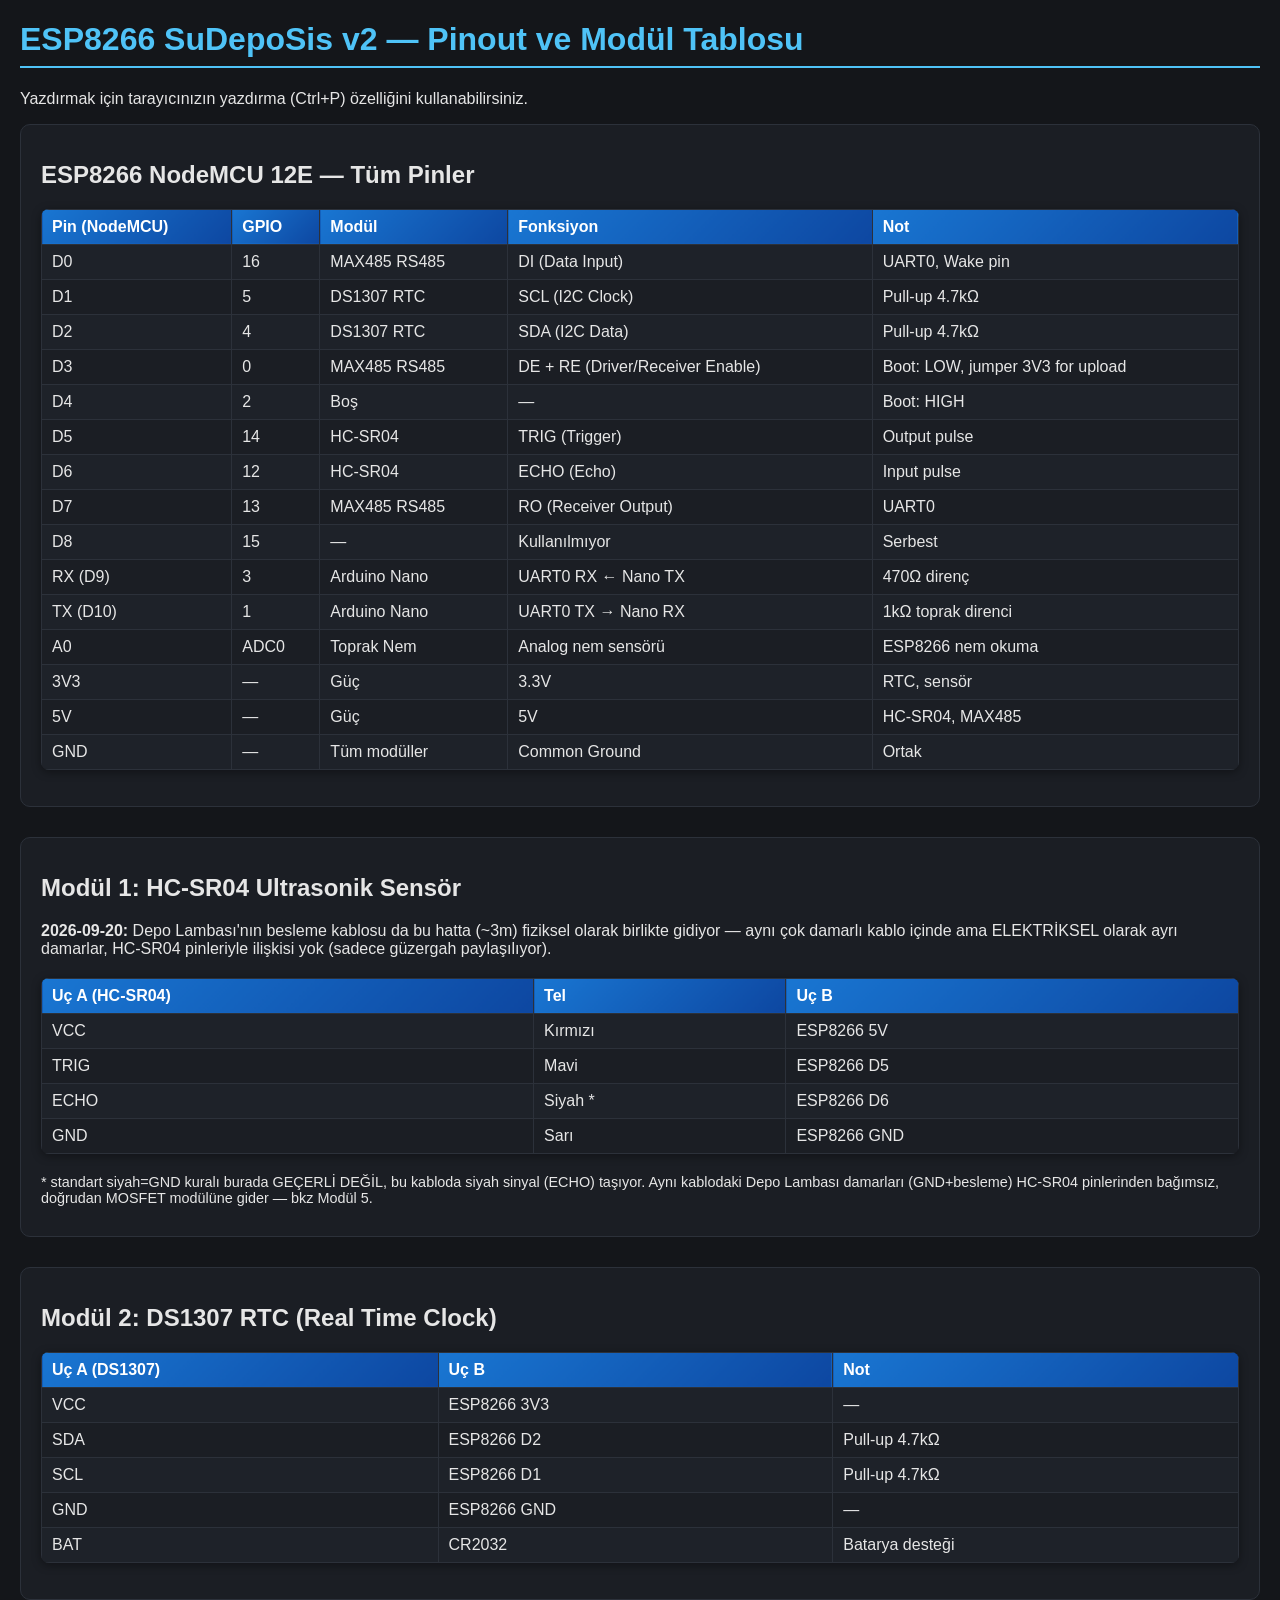
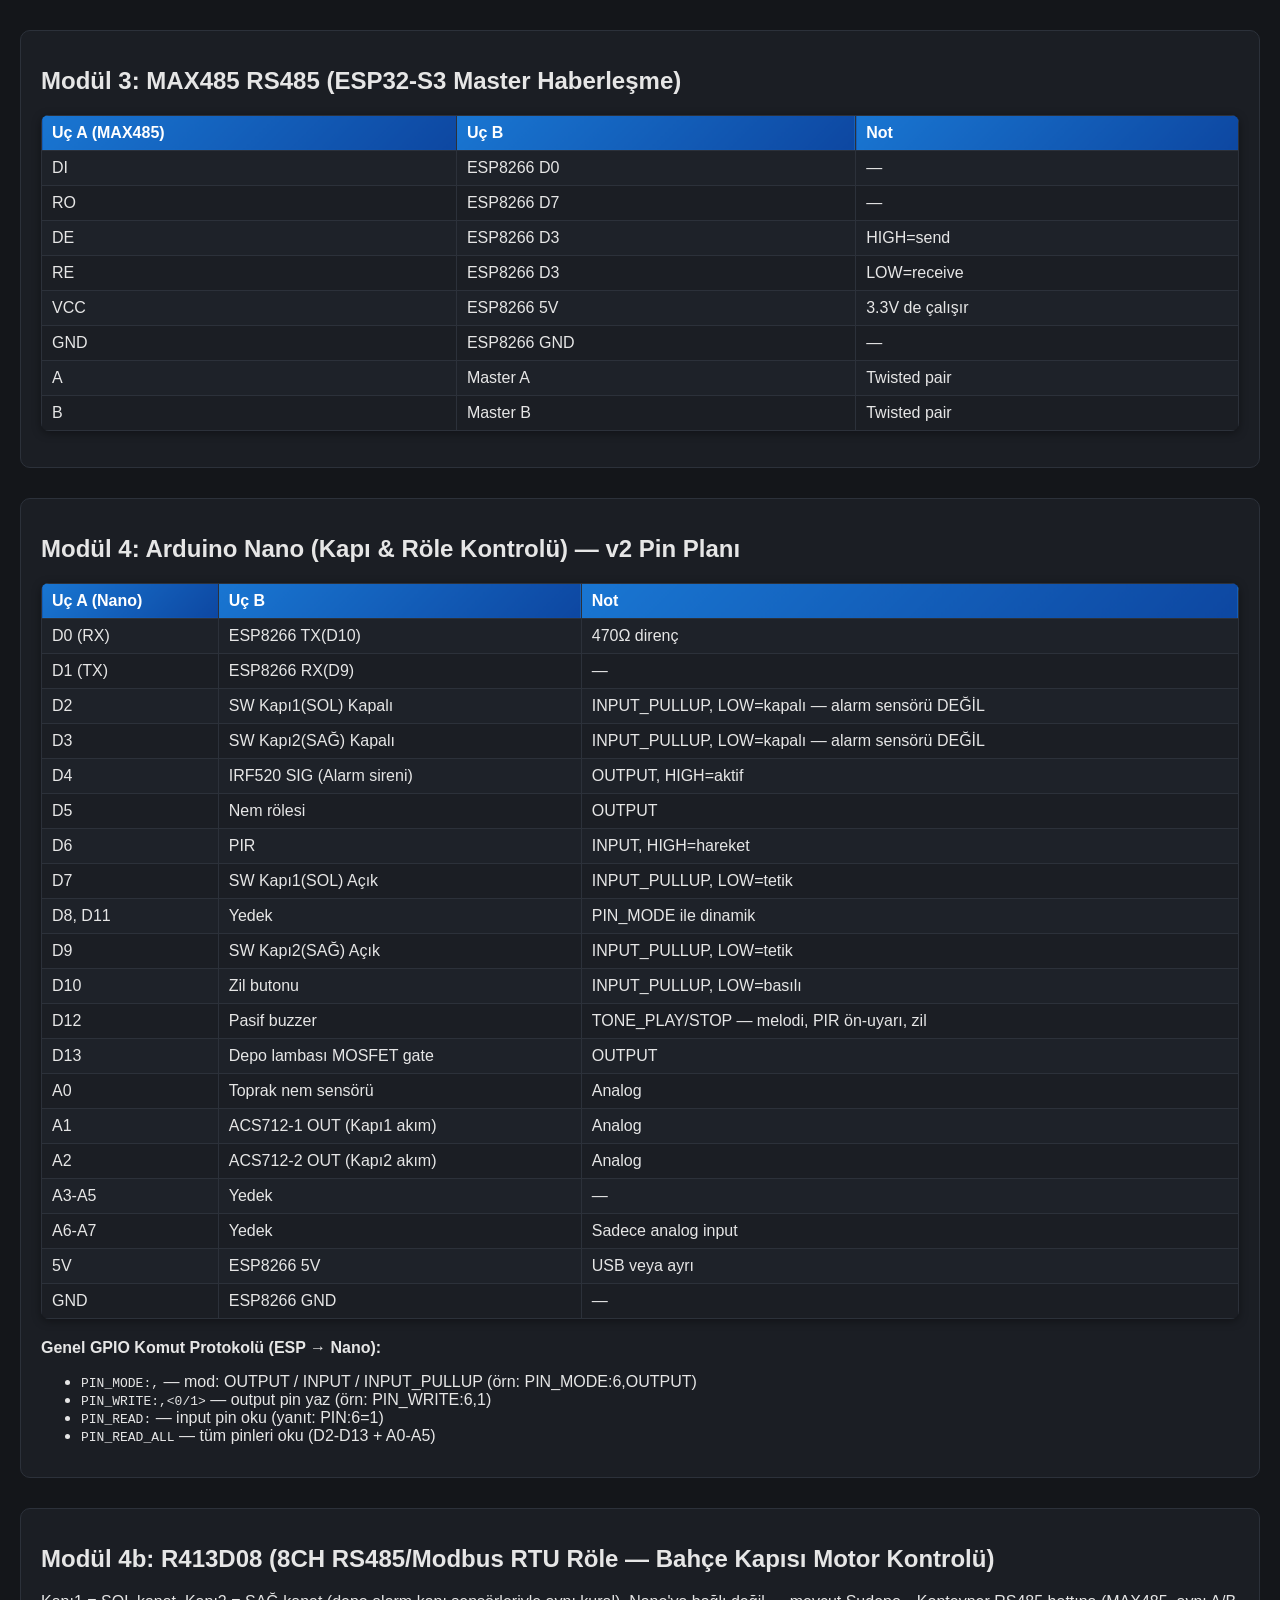
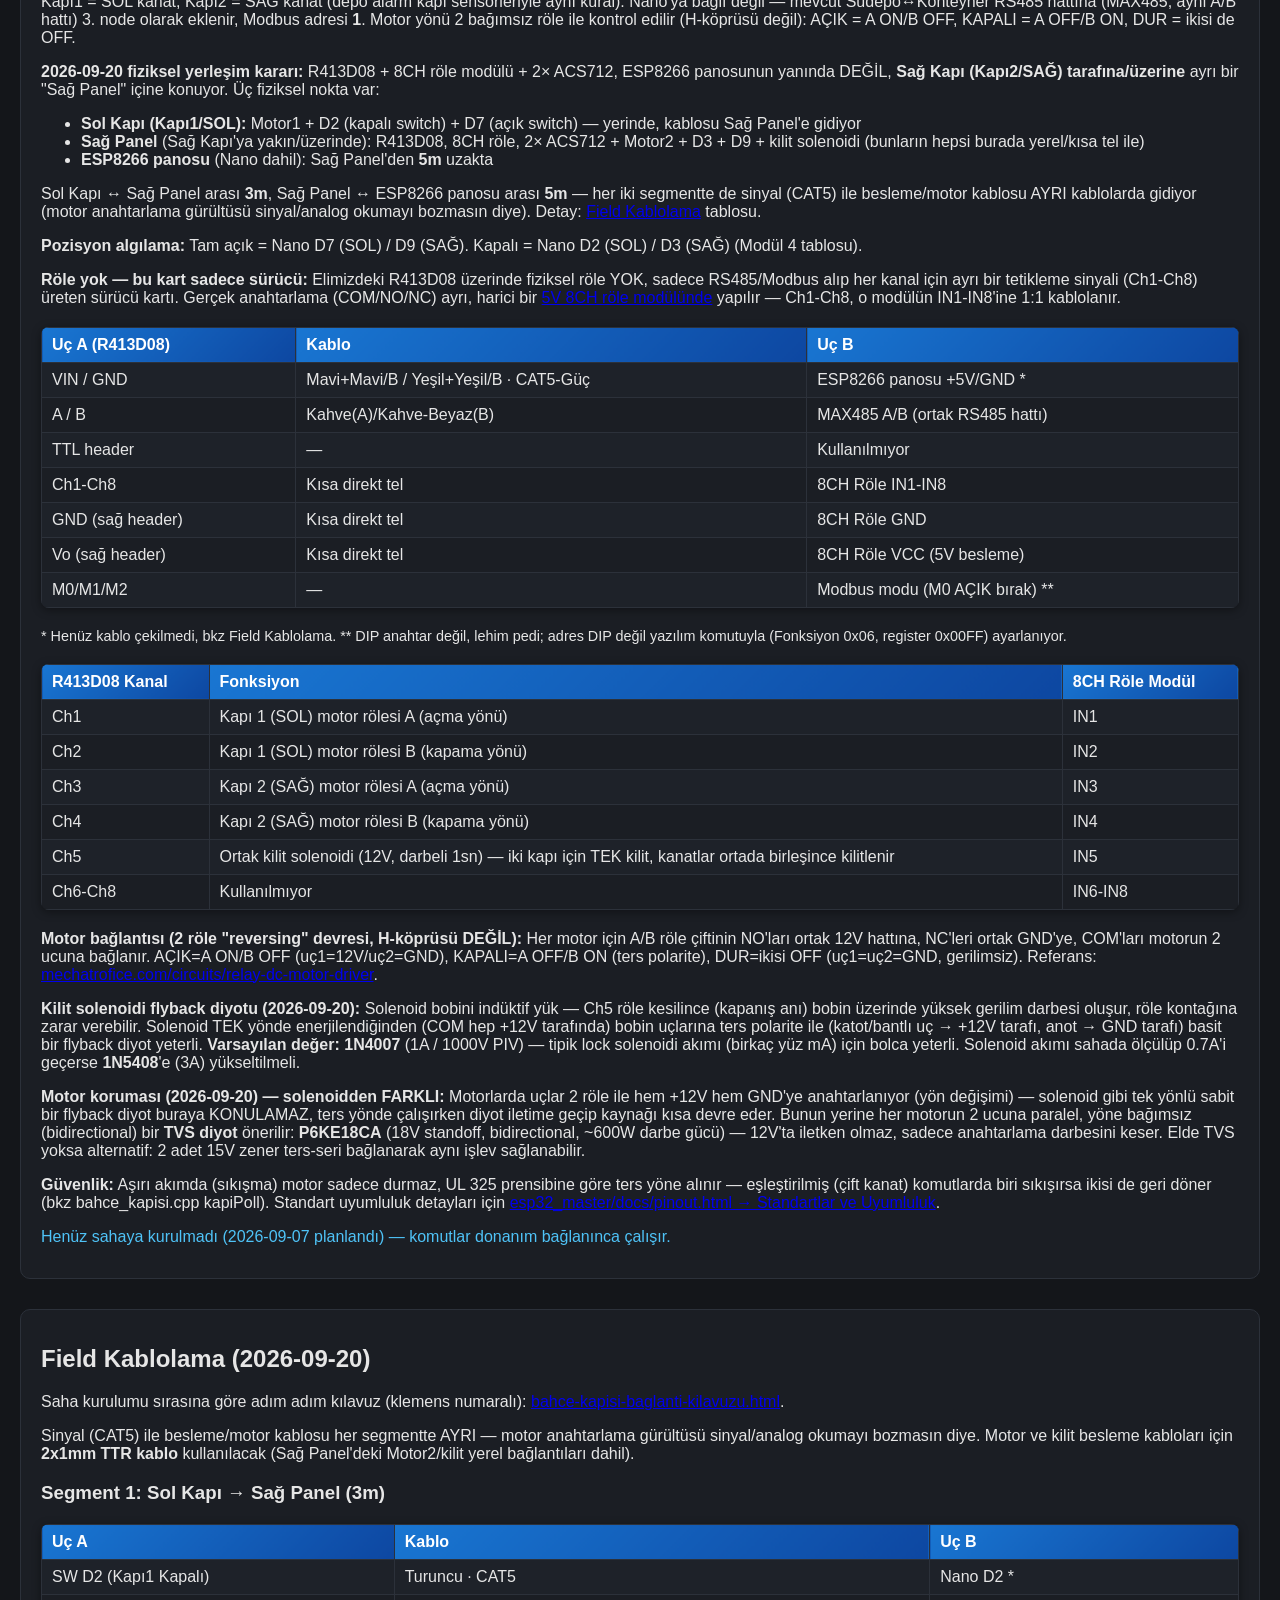
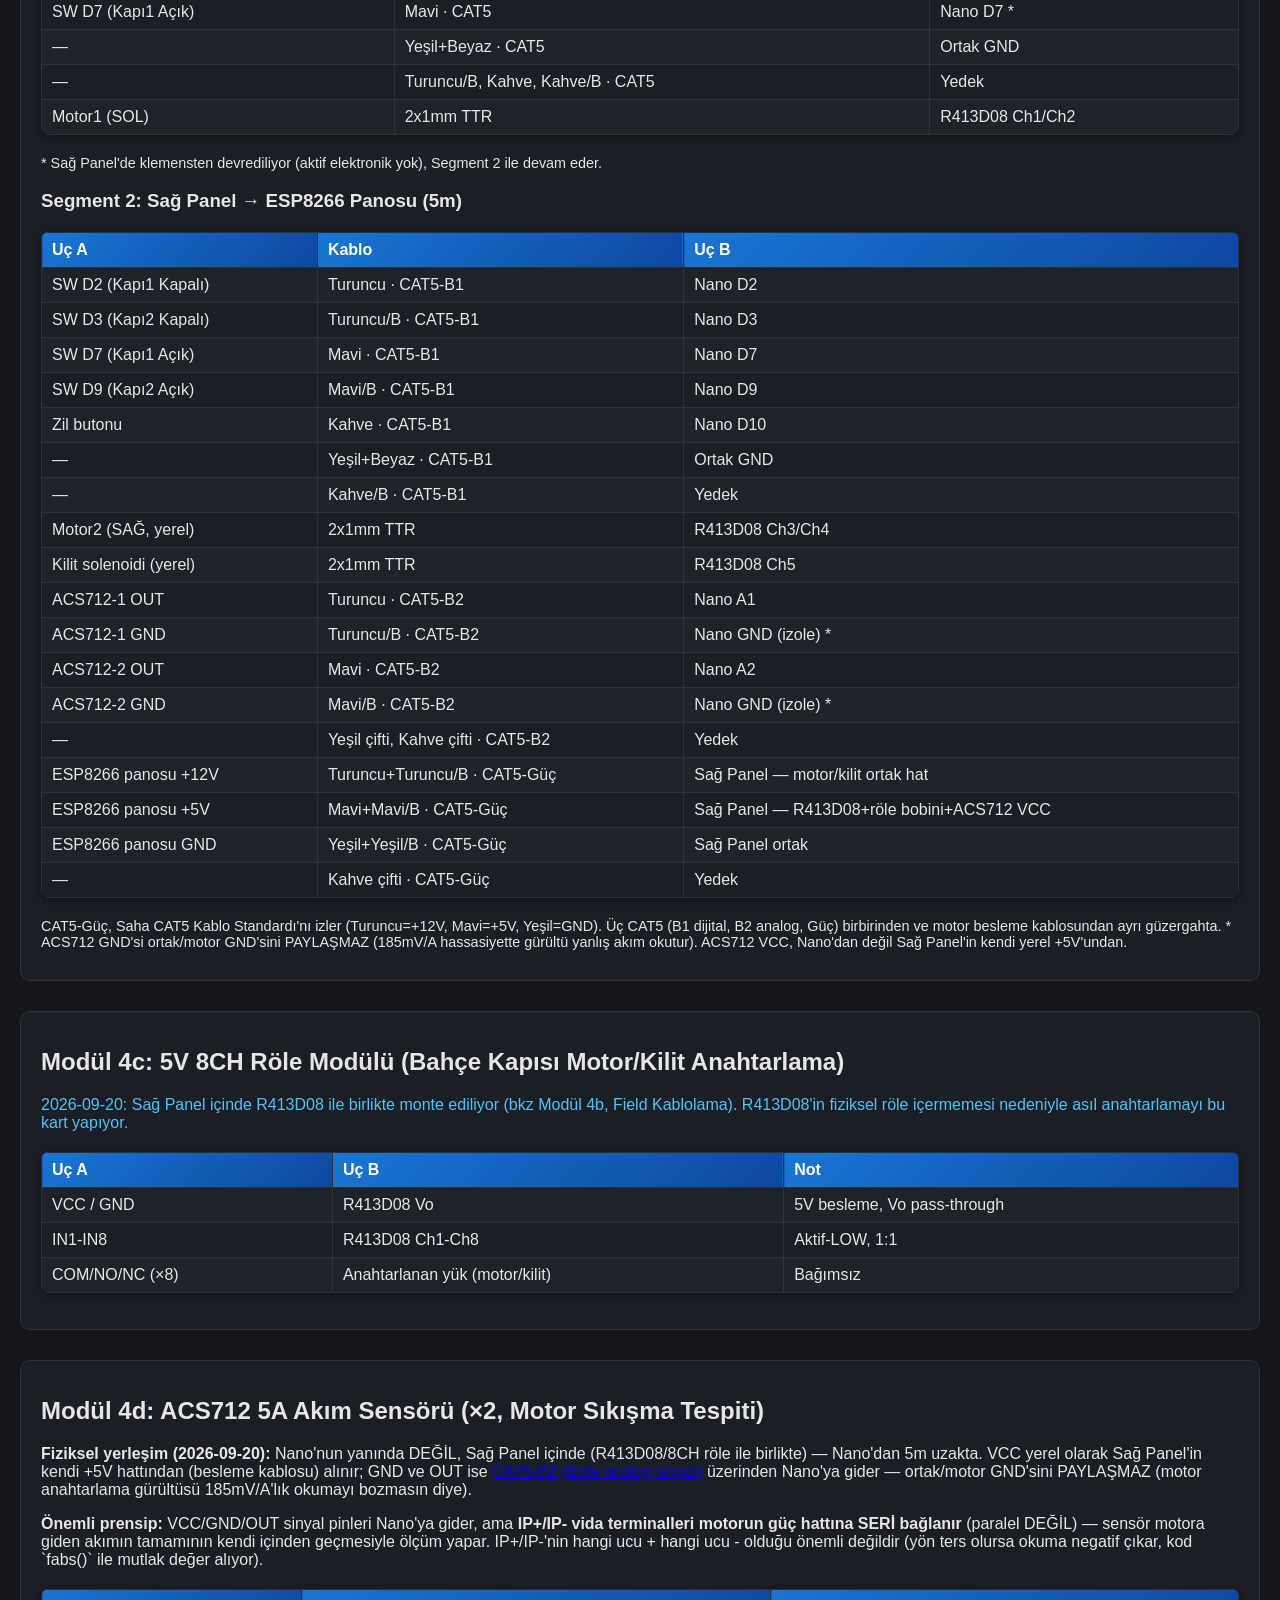
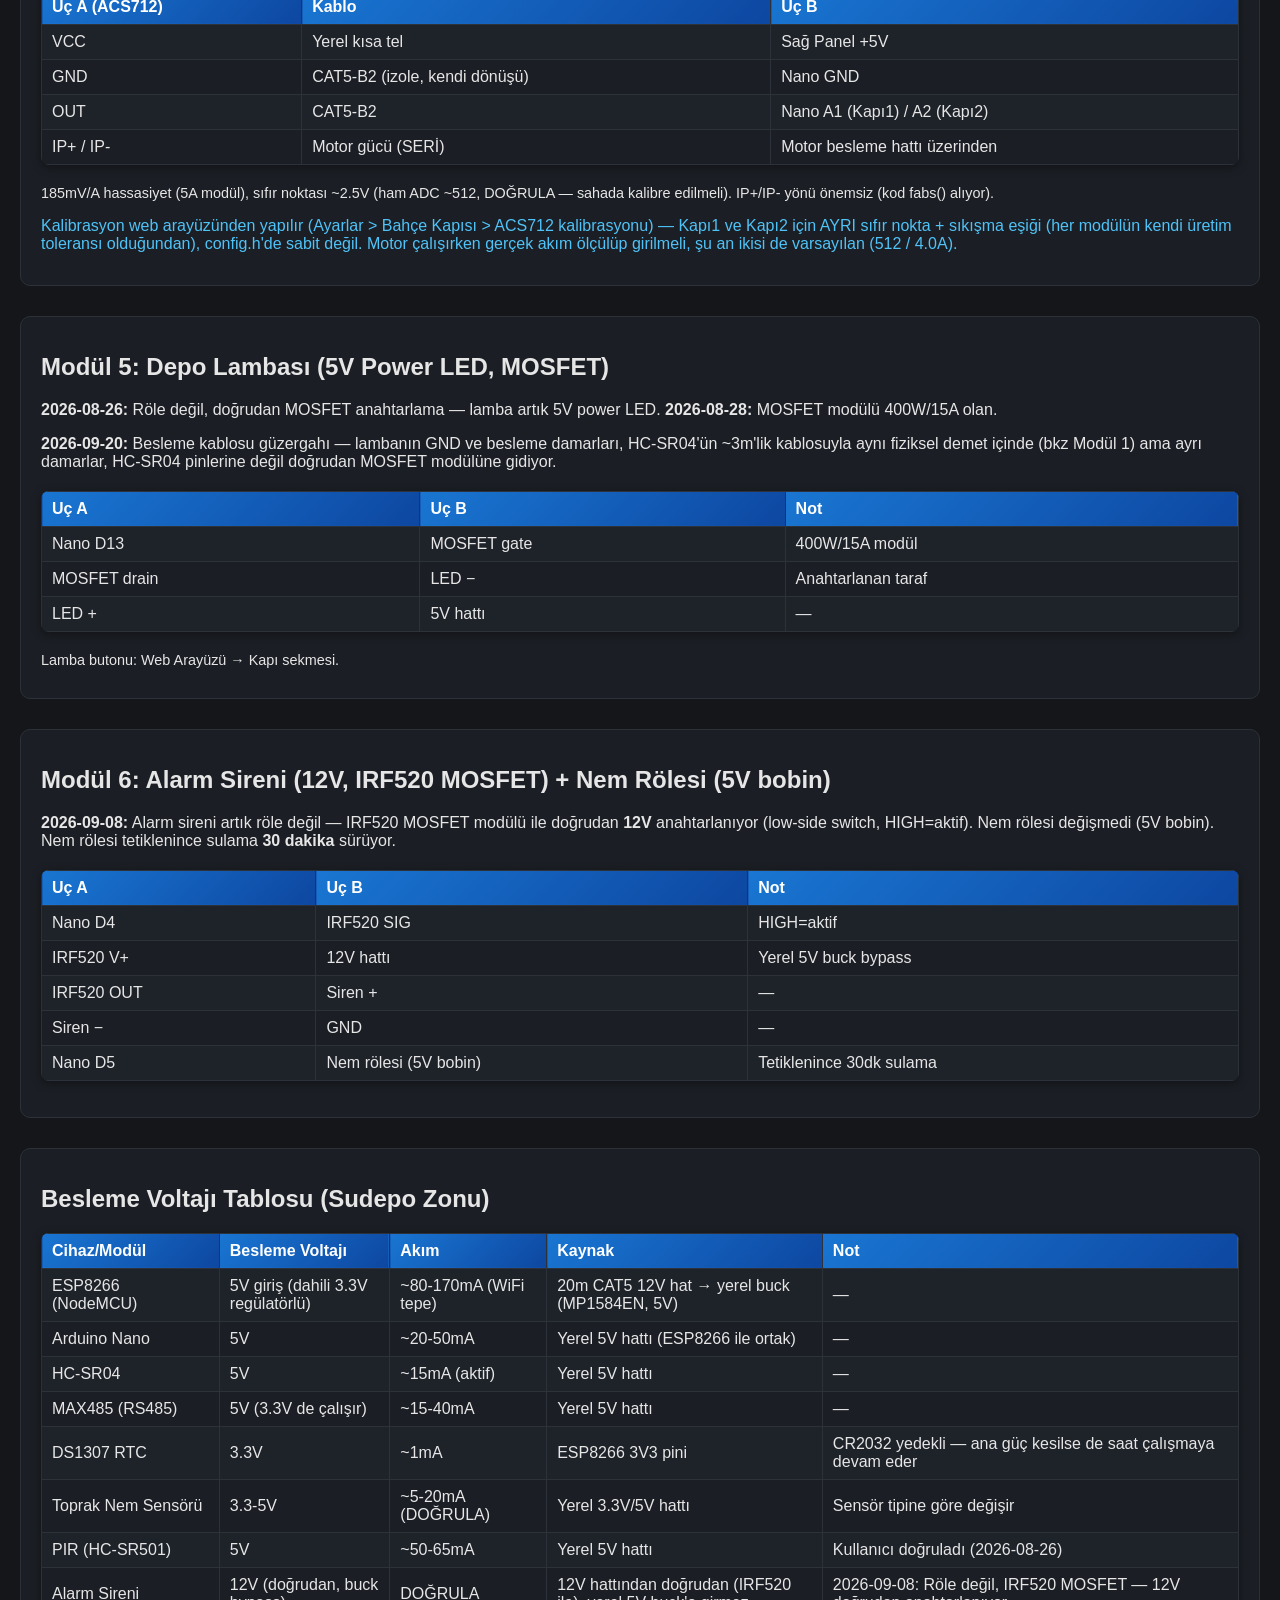
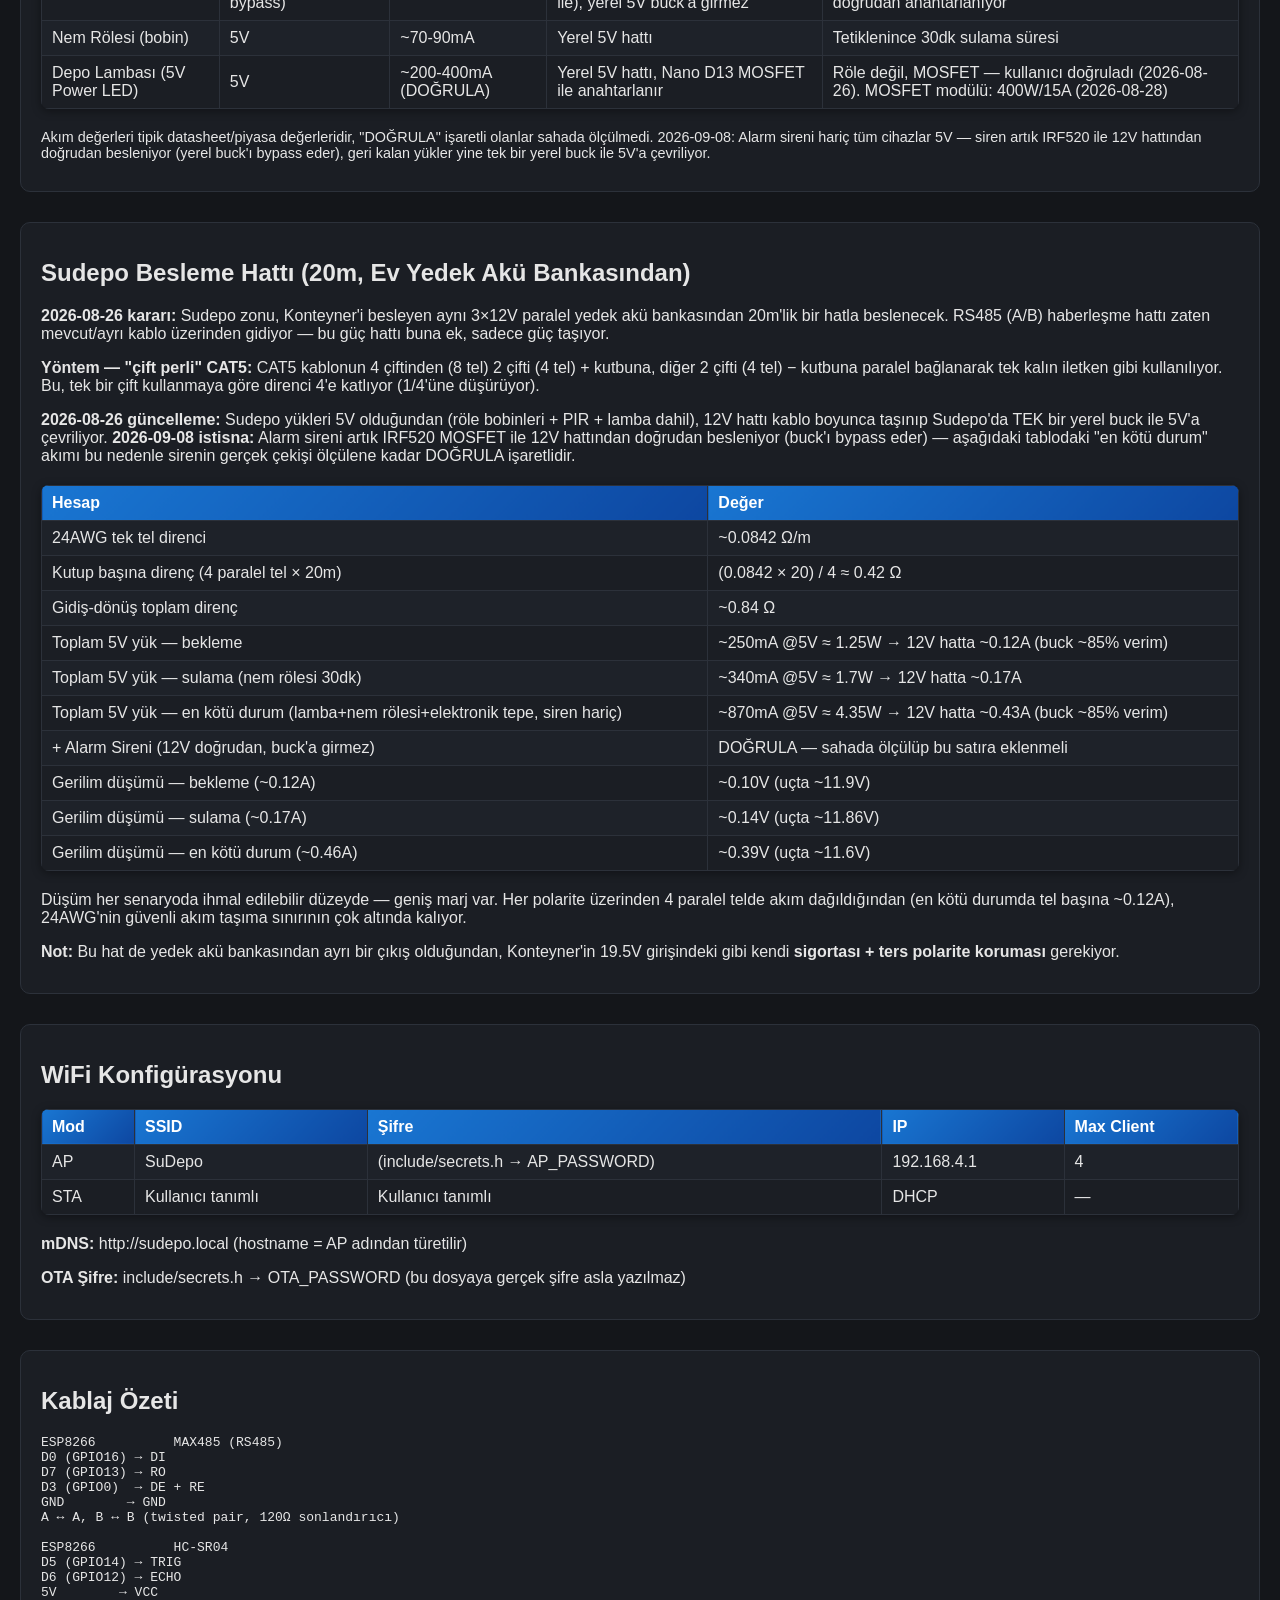
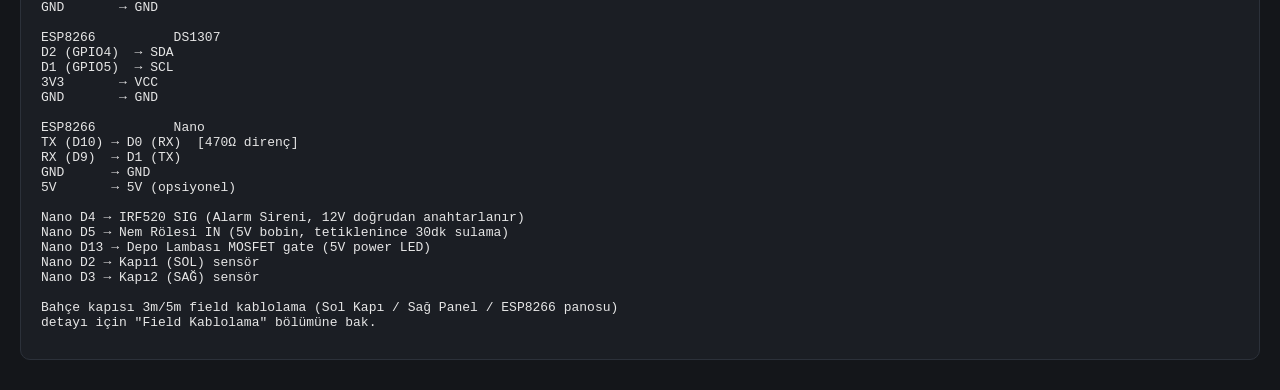
<file: esp8266_slave/docs/index.html>
<!DOCTYPE html>
<html lang="tr">
<head>
<meta charset="UTF-8">
<meta http-equiv="refresh" content="0; url=pinout.html">
<title>ESP8266 SuDepoSis v2 - Pinout</title>
</head>
<body>
<p>Bu sayfa taşındı → <a href="pinout.html">pinout.html</a> (otorite kaynak, güncel tutulan tek dosya bu).</p>
</body>
</html>
</file>
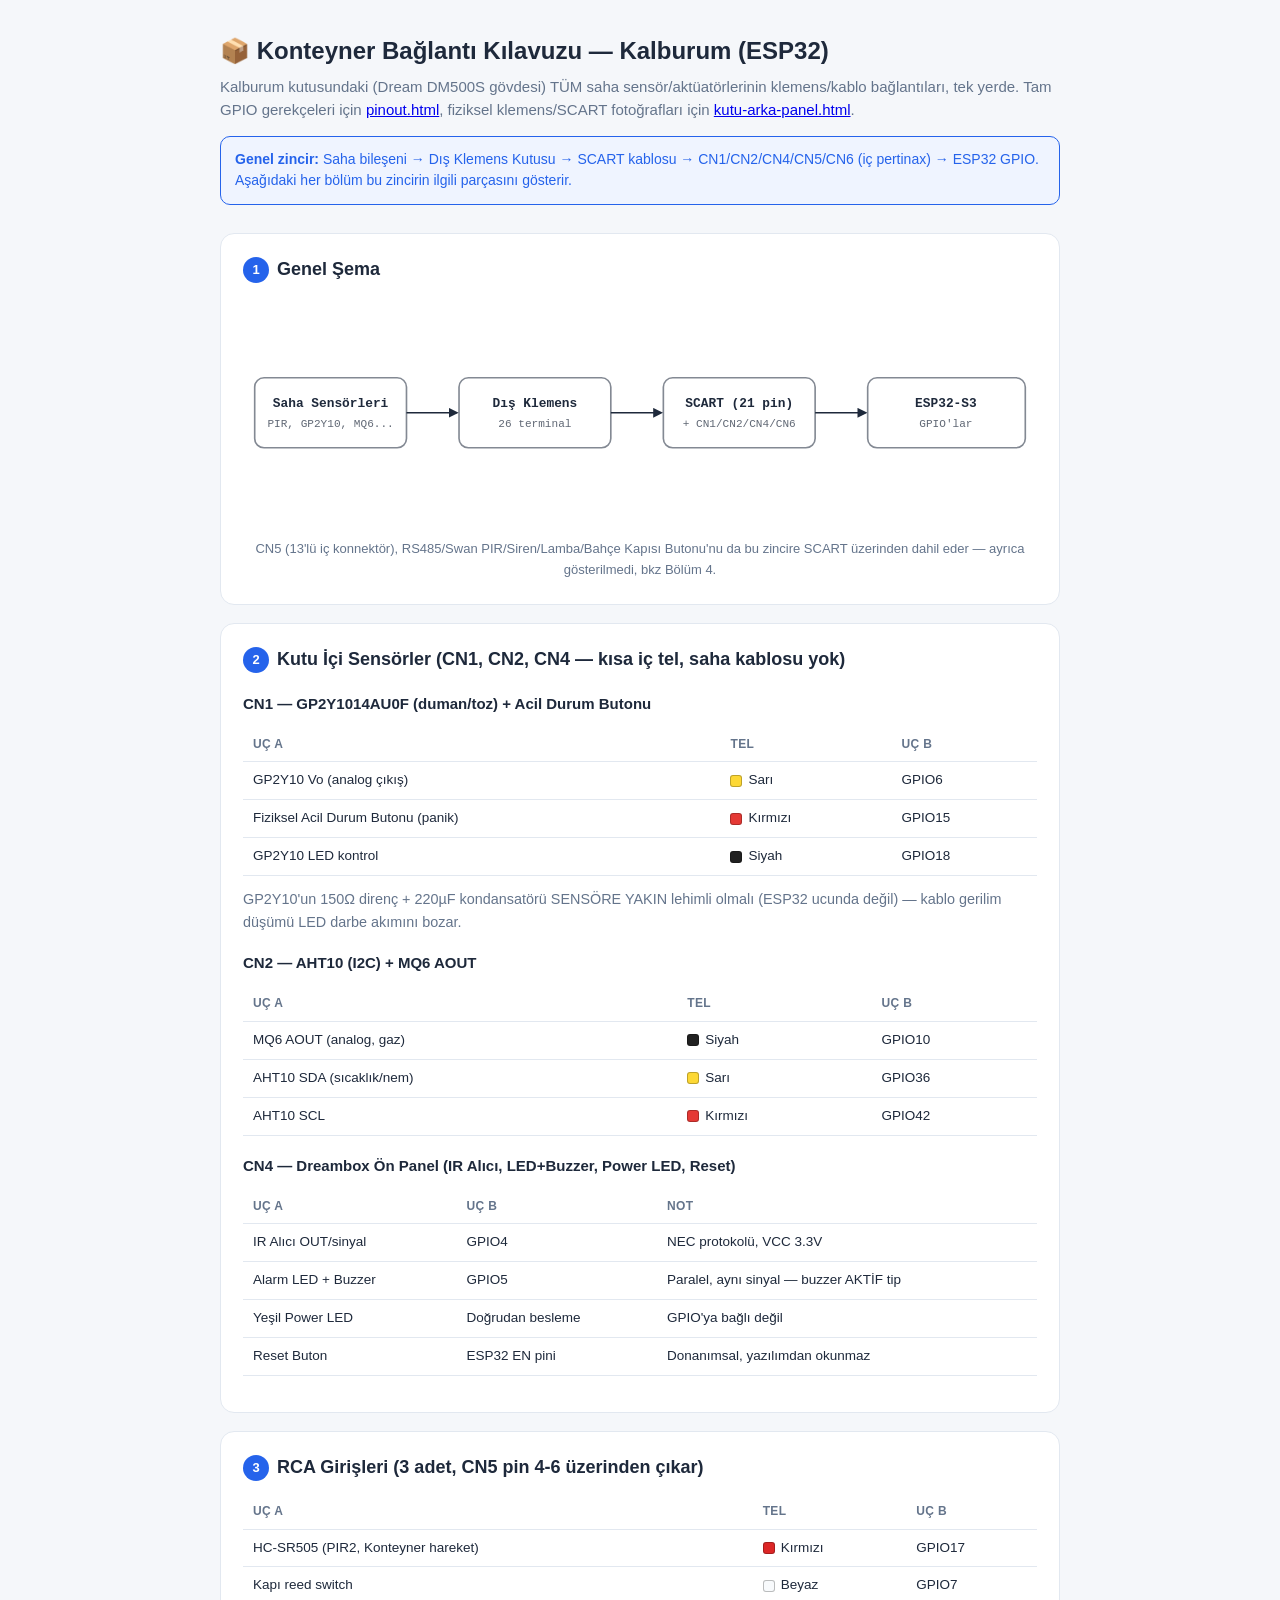
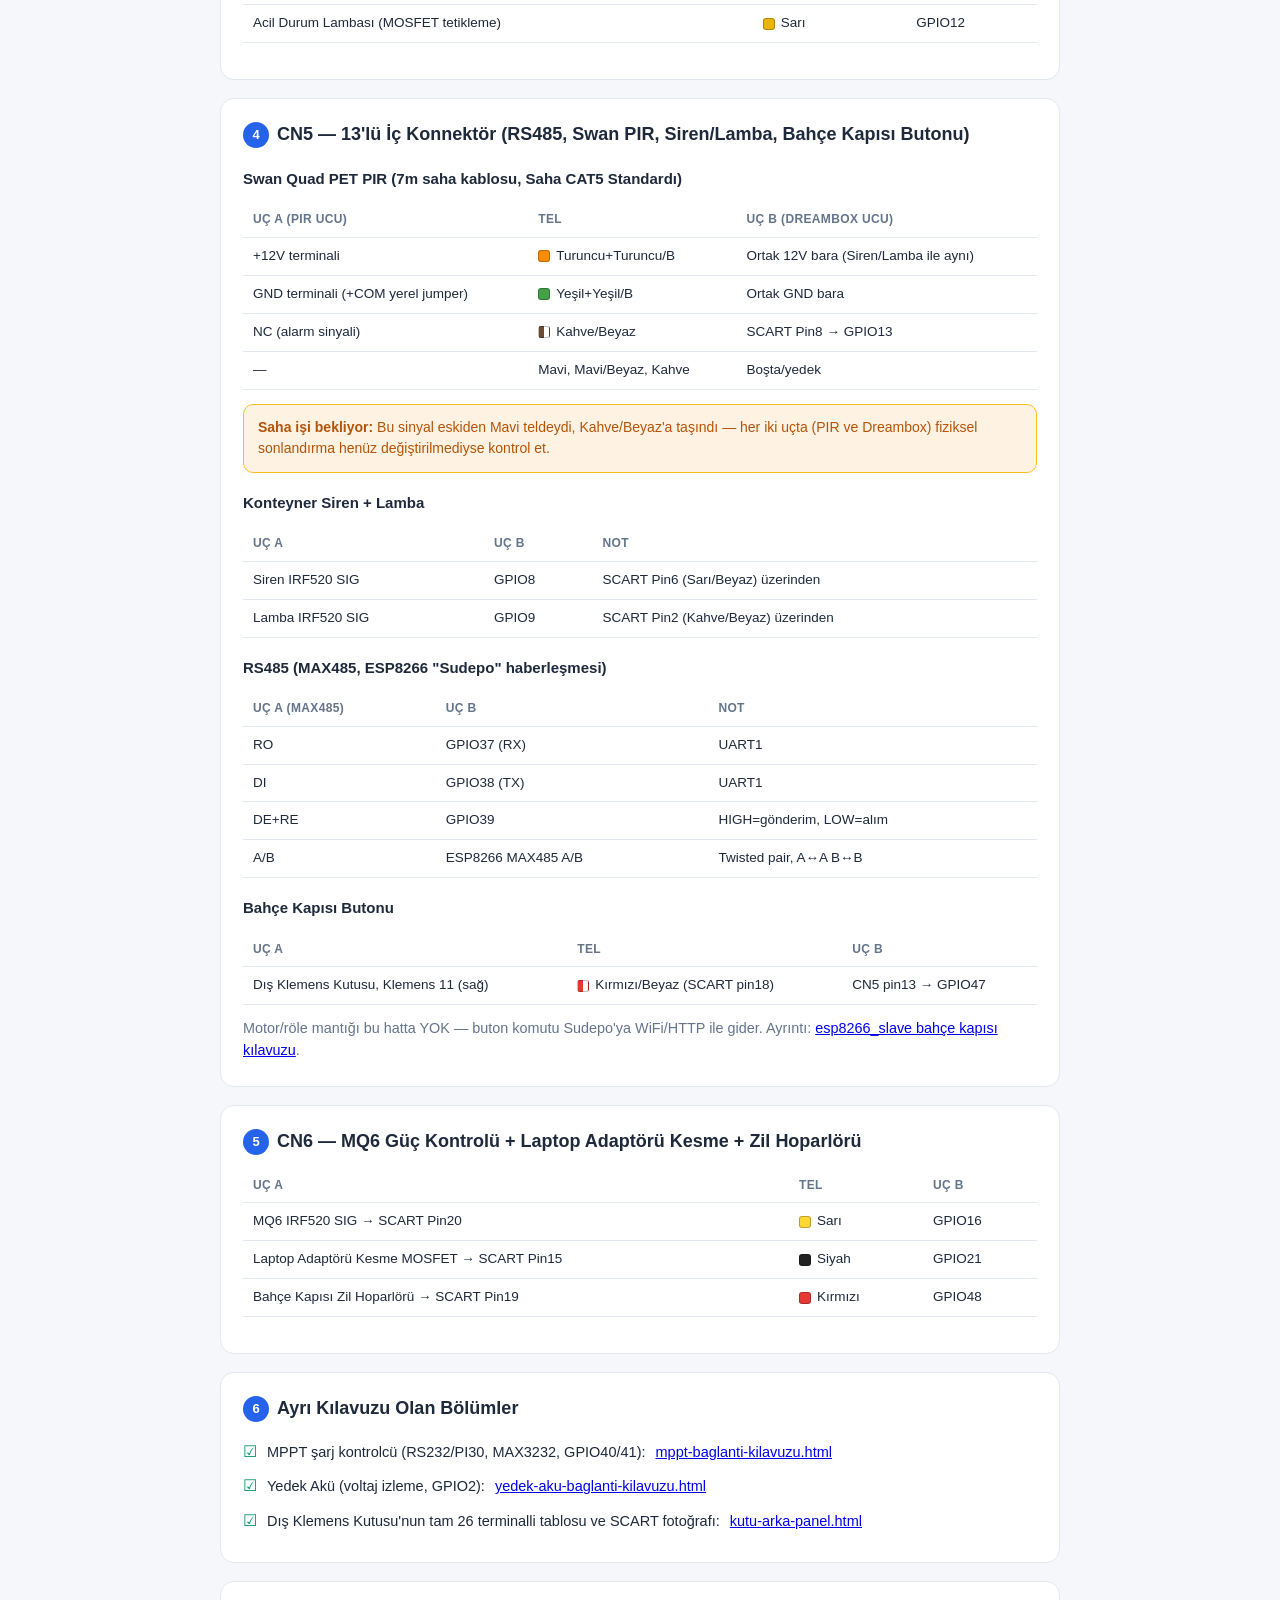
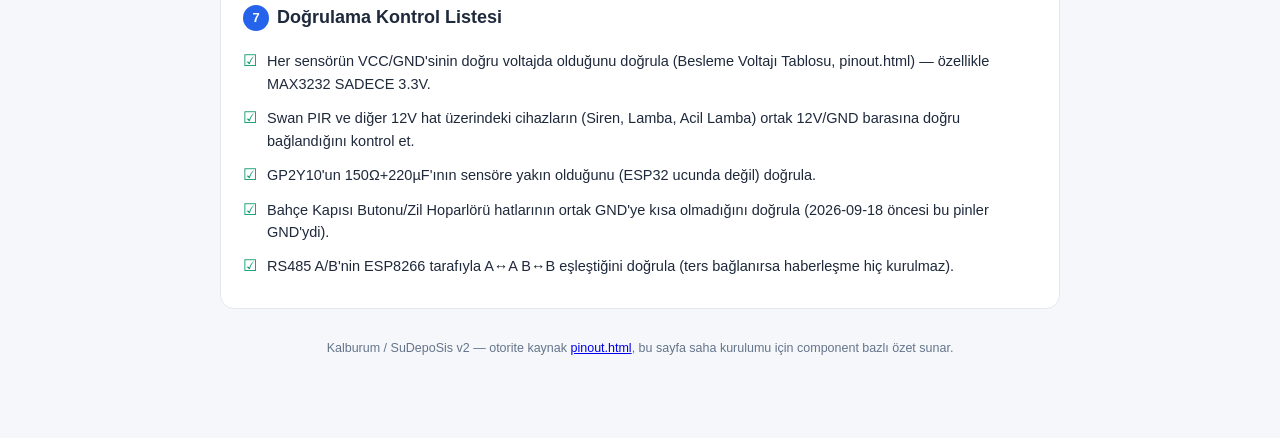
<file: esp32_master/docs/konteyner-baglanti-kilavuzu.html>
<!DOCTYPE html>
<html lang="tr">
<head>
<meta charset="UTF-8">
<meta name="viewport" content="width=device-width, initial-scale=1">
<title>Konteyner Bağlantı Kılavuzu — Kalburum</title>
<style>
:root{
  --bg:#f5f7fa; --card:#ffffff; --text:#1e293b; --muted:#64748b;
  --border:#e2e8f0; --accent:#2563eb; --accent-soft:#eff4ff;
  --warn:#b45309; --warn-bg:#fef3e2; --warn-border:#fbbf24;
  --danger:#dc2626; --danger-bg:#fef2f2; --danger-border:#fca5a5;
  --ok:#059669; --mono:ui-monospace,Menlo,Consolas,"SFMono-Regular",monospace;
  --sans:-apple-system,BlinkMacSystemFont,"Segoe UI",Roboto,Helvetica,Arial,sans-serif;
}
@media (prefers-color-scheme: dark){
  :root{
    --bg:#0f1524; --card:#161d31; --text:#e6eaf3; --muted:#93a0bd;
    --border:#2a3350; --accent:#5b8cff; --accent-soft:#182544;
    --warn:#fbbf24; --warn-bg:#2b2110; --warn-border:#7c5a10;
    --danger:#f87171; --danger-bg:#2a1414; --danger-border:#7f2323;
    --ok:#34d399;
  }
}
*{box-sizing:border-box}
body{ background:var(--bg); color:var(--text); font-family:var(--sans); margin:0; padding:32px 20px 80px; line-height:1.55; }
.wrap{max-width:840px; margin:0 auto}
header{margin-bottom:28px}
h1{font-size:24px; font-weight:800; margin:0 0 6px}
.sub{color:var(--muted); font-size:15px; margin:0}
h2{font-size:18px; font-weight:700; margin:0 0 12px; display:flex; align-items:center; gap:8px}
h2 .num{ display:inline-flex; align-items:center; justify-content:center; width:26px; height:26px; border-radius:50%; background:var(--accent); color:#fff; font-size:13px; font-weight:800; flex:none; }
h3{font-size:15px; font-weight:700; margin:18px 0 8px}
section.card{ background:var(--card); border:1px solid var(--border); border-radius:14px; padding:22px 22px 24px; margin-bottom:18px; }
p{margin:0 0 12px; font-size:14.5px}
p:last-child{margin-bottom:0}
.ok-box, .warn-box, .danger-box{ border-radius:10px; padding:12px 14px; font-size:14px; margin:14px 0; border:1px solid; }
.ok-box{background:var(--accent-soft); border-color:var(--accent); color:var(--accent)}
.warn-box{background:var(--warn-bg); border-color:var(--warn-border); color:var(--warn)}
.danger-box{background:var(--danger-bg); border-color:var(--danger-border); color:var(--danger)}
.ok-box b, .warn-box b, .danger-box b{color:inherit}
.checklist{margin:0; padding:0; list-style:none}
.checklist li{display:flex; gap:10px; align-items:flex-start; font-size:14.5px; padding:6px 0}
.checklist li::before{content:"☑"; color:var(--ok); flex:none; font-size:16px; line-height:1.4}
.tablewrap{overflow-x:auto; margin:12px 0}
table{border-collapse:collapse; width:100%; font-size:13.5px}
th,td{padding:8px 10px; text-align:left; border-bottom:1px solid var(--border)}
th{color:var(--muted); font-weight:600; font-size:12px; text-transform:uppercase; letter-spacing:.03em}
td.mono, th.mono{font-family:var(--mono)}
.swatch{display:inline-block; width:12px; height:12px; border-radius:3px; margin-right:6px; vertical-align:middle; border:1px solid rgba(0,0,0,.25)}
svg{max-width:100%; height:auto; display:block; margin:0 auto}
.diagram-caption{color:var(--muted); font-size:13px; text-align:center; margin-top:10px}
code.inline{font-family:var(--mono); background:var(--accent-soft); color:var(--accent); padding:1px 6px; border-radius:5px; font-size:0.9em}
footer{color:var(--muted); font-size:12.5px; text-align:center; margin-top:30px}
@media print{ body{background:#fff} section.card{box-shadow:none} .no-print{display:none} }
</style>
</head>
<body>
<div class="wrap">
<header>
  <h1>📦 Konteyner Bağlantı Kılavuzu — Kalburum (ESP32)</h1>
  <p class="sub">Kalburum kutusundaki (Dream DM500S gövdesi) TÜM saha sensör/aktüatörlerinin klemens/kablo bağlantıları, tek yerde. Tam GPIO gerekçeleri için <a href="pinout.html">pinout.html</a>, fiziksel klemens/SCART fotoğrafları için <a href="kutu-arka-panel.html">kutu-arka-panel.html</a>.</p>
  <div class="ok-box" style="margin-top:14px"><b>Genel zincir:</b> Saha bileşeni → Dış Klemens Kutusu → SCART kablosu → CN1/CN2/CN4/CN5/CN6 (iç pertinax) → ESP32 GPIO. Aşağıdaki her bölüm bu zincirin ilgili parçasını gösterir.</div>
</header>

<section class="card">
  <h2><span class="num">1</span>Genel Şema</h2>
  <figure style="margin:0">
    <svg viewBox="0 0 680 200" role="img" aria-label="Sahadaki sensorlerden ESP32 GPIO'suna kadar genel katman zinciri">
      <defs>
        <marker id="okk" viewBox="0 0 10 10" refX="8" refY="5" markerWidth="6" markerHeight="6" orient="auto-start-reverse">
          <path d="M0,0 L10,5 L0,10 z" fill="currentColor"/>
        </marker>
      </defs>
      <g fill="none" stroke="currentColor" stroke-width="1.4" font-family="ui-monospace,Menlo,Consolas,monospace" font-size="11">
        <rect x="10" y="70" width="130" height="60" rx="8" opacity="0.55"/>
        <text x="75" y="95" text-anchor="middle" font-weight="700" stroke="none" fill="currentColor">Saha Sensörleri</text>
        <text x="75" y="112" text-anchor="middle" font-size="9.5" stroke="none" fill="currentColor" opacity="0.7">PIR, GP2Y10, MQ6...</text>

        <rect x="185" y="70" width="130" height="60" rx="8" opacity="0.55"/>
        <text x="250" y="95" text-anchor="middle" font-weight="700" stroke="none" fill="currentColor">Dış Klemens</text>
        <text x="250" y="112" text-anchor="middle" font-size="9.5" stroke="none" fill="currentColor" opacity="0.7">26 terminal</text>

        <rect x="360" y="70" width="130" height="60" rx="8" opacity="0.55"/>
        <text x="425" y="95" text-anchor="middle" font-weight="700" stroke="none" fill="currentColor">SCART (21 pin)</text>
        <text x="425" y="112" text-anchor="middle" font-size="9.5" stroke="none" fill="currentColor" opacity="0.7">+ CN1/CN2/CN4/CN6</text>

        <rect x="535" y="70" width="135" height="60" rx="8" opacity="0.55"/>
        <text x="602" y="95" text-anchor="middle" font-weight="700" stroke="none" fill="currentColor">ESP32-S3</text>
        <text x="602" y="112" text-anchor="middle" font-size="9.5" stroke="none" fill="currentColor" opacity="0.7">GPIO'lar</text>

        <line x1="140" y1="100" x2="183" y2="100" marker-end="url(#okk)"/>
        <line x1="315" y1="100" x2="358" y2="100" marker-end="url(#okk)"/>
        <line x1="490" y1="100" x2="533" y2="100" marker-end="url(#okk)"/>
      </g>
    </svg>
    <p class="diagram-caption">CN5 (13'lü iç konnektör), RS485/Swan PIR/Siren/Lamba/Bahçe Kapısı Butonu'nu da bu zincire SCART üzerinden dahil eder — ayrıca gösterilmedi, bkz Bölüm 4.</p>
  </figure>
</section>

<section class="card">
  <h2><span class="num">2</span>Kutu İçi Sensörler (CN1, CN2, CN4 — kısa iç tel, saha kablosu yok)</h2>
  <h3>CN1 — GP2Y1014AU0F (duman/toz) + Acil Durum Butonu</h3>
  <div class="tablewrap"><table>
    <tr><th>Uç A</th><th>Tel</th><th>Uç B</th></tr>
    <tr><td>GP2Y10 Vo (analog çıkış)</td><td><span class="swatch" style="background:#fdd835"></span>Sarı</td><td>GPIO6</td></tr>
    <tr><td>Fiziksel Acil Durum Butonu (panik)</td><td><span class="swatch" style="background:#e53935"></span>Kırmızı</td><td>GPIO15</td></tr>
    <tr><td>GP2Y10 LED kontrol</td><td><span class="swatch" style="background:#212121"></span>Siyah</td><td>GPIO18</td></tr>
  </table></div>
  <p style="color:var(--muted); font-size:0.9em">GP2Y10'un 150Ω direnç + 220µF kondansatörü SENSÖRE YAKIN lehimli olmalı (ESP32 ucunda değil) — kablo gerilim düşümü LED darbe akımını bozar.</p>

  <h3>CN2 — AHT10 (I2C) + MQ6 AOUT</h3>
  <div class="tablewrap"><table>
    <tr><th>Uç A</th><th>Tel</th><th>Uç B</th></tr>
    <tr><td>MQ6 AOUT (analog, gaz)</td><td><span class="swatch" style="background:#212121"></span>Siyah</td><td>GPIO10</td></tr>
    <tr><td>AHT10 SDA (sıcaklık/nem)</td><td><span class="swatch" style="background:#fdd835"></span>Sarı</td><td>GPIO36</td></tr>
    <tr><td>AHT10 SCL</td><td><span class="swatch" style="background:#e53935"></span>Kırmızı</td><td>GPIO42</td></tr>
  </table></div>

  <h3>CN4 — Dreambox Ön Panel (IR Alıcı, LED+Buzzer, Power LED, Reset)</h3>
  <div class="tablewrap"><table>
    <tr><th>Uç A</th><th>Uç B</th><th>Not</th></tr>
    <tr><td>IR Alıcı OUT/sinyal</td><td>GPIO4</td><td>NEC protokolü, VCC 3.3V</td></tr>
    <tr><td>Alarm LED + Buzzer</td><td>GPIO5</td><td>Paralel, aynı sinyal — buzzer AKTİF tip</td></tr>
    <tr><td>Yeşil Power LED</td><td>Doğrudan besleme</td><td>GPIO'ya bağlı değil</td></tr>
    <tr><td>Reset Buton</td><td>ESP32 EN pini</td><td>Donanımsal, yazılımdan okunmaz</td></tr>
  </table></div>
</section>

<section class="card">
  <h2><span class="num">3</span>RCA Girişleri (3 adet, CN5 pin 4-6 üzerinden çıkar)</h2>
  <div class="tablewrap"><table>
    <tr><th>Uç A</th><th>Tel</th><th>Uç B</th></tr>
    <tr><td>HC-SR505 (PIR2, Konteyner hareket)</td><td><span class="swatch" style="background:#dc2626"></span>Kırmızı</td><td>GPIO17</td></tr>
    <tr><td>Kapı reed switch</td><td><span class="swatch" style="background:#f8fafc"></span>Beyaz</td><td>GPIO7</td></tr>
    <tr><td>Acil Durum Lambası (MOSFET tetikleme)</td><td><span class="swatch" style="background:#eab308"></span>Sarı</td><td>GPIO12</td></tr>
  </table></div>
</section>

<section class="card">
  <h2><span class="num">4</span>CN5 — 13'lü İç Konnektör (RS485, Swan PIR, Siren/Lamba, Bahçe Kapısı Butonu)</h2>
  <h3>Swan Quad PET PIR (7m saha kablosu, Saha CAT5 Standardı)</h3>
  <div class="tablewrap"><table>
    <tr><th>Uç A (PIR ucu)</th><th>Tel</th><th>Uç B (Dreambox ucu)</th></tr>
    <tr><td>+12V terminali</td><td><span class="swatch" style="background:#fb8c00"></span>Turuncu+Turuncu/B</td><td>Ortak 12V bara (Siren/Lamba ile aynı)</td></tr>
    <tr><td>GND terminali (+COM yerel jumper)</td><td><span class="swatch" style="background:#43a047"></span>Yeşil+Yeşil/B</td><td>Ortak GND bara</td></tr>
    <tr><td>NC (alarm sinyali)</td><td><span class="swatch" style="background:linear-gradient(90deg,#6d4c33 50%,#fff 50%)"></span>Kahve/Beyaz</td><td>SCART Pin8 → GPIO13</td></tr>
    <tr><td>—</td><td>Mavi, Mavi/Beyaz, Kahve</td><td>Boşta/yedek</td></tr>
  </table></div>
  <div class="warn-box"><b>Saha işi bekliyor:</b> Bu sinyal eskiden Mavi teldeydi, Kahve/Beyaz'a taşındı — her iki uçta (PIR ve Dreambox) fiziksel sonlandırma henüz değiştirilmediyse kontrol et.</div>

  <h3>Konteyner Siren + Lamba</h3>
  <div class="tablewrap"><table>
    <tr><th>Uç A</th><th>Uç B</th><th>Not</th></tr>
    <tr><td>Siren IRF520 SIG</td><td>GPIO8</td><td>SCART Pin6 (Sarı/Beyaz) üzerinden</td></tr>
    <tr><td>Lamba IRF520 SIG</td><td>GPIO9</td><td>SCART Pin2 (Kahve/Beyaz) üzerinden</td></tr>
  </table></div>

  <h3>RS485 (MAX485, ESP8266 "Sudepo" haberleşmesi)</h3>
  <div class="tablewrap"><table>
    <tr><th>Uç A (MAX485)</th><th>Uç B</th><th>Not</th></tr>
    <tr><td>RO</td><td>GPIO37 (RX)</td><td>UART1</td></tr>
    <tr><td>DI</td><td>GPIO38 (TX)</td><td>UART1</td></tr>
    <tr><td>DE+RE</td><td>GPIO39</td><td>HIGH=gönderim, LOW=alım</td></tr>
    <tr><td>A/B</td><td>ESP8266 MAX485 A/B</td><td>Twisted pair, A↔A B↔B</td></tr>
  </table></div>

  <h3>Bahçe Kapısı Butonu</h3>
  <div class="tablewrap"><table>
    <tr><th>Uç A</th><th>Tel</th><th>Uç B</th></tr>
    <tr><td>Dış Klemens Kutusu, Klemens 11 (sağ)</td><td><span class="swatch" style="background:linear-gradient(90deg,#e53935 50%,#fff 50%)"></span>Kırmızı/Beyaz (SCART pin18)</td><td>CN5 pin13 → GPIO47</td></tr>
  </table></div>
  <p style="color:var(--muted); font-size:0.9em">Motor/röle mantığı bu hatta YOK — buton komutu Sudepo'ya WiFi/HTTP ile gider. Ayrıntı: <a href="../../esp8266_slave/docs/bahce-kapisi-baglanti-kilavuzu.html">esp8266_slave bahçe kapısı kılavuzu</a>.</p>
</section>

<section class="card">
  <h2><span class="num">5</span>CN6 — MQ6 Güç Kontrolü + Laptop Adaptörü Kesme + Zil Hoparlörü</h2>
  <div class="tablewrap"><table>
    <tr><th>Uç A</th><th>Tel</th><th>Uç B</th></tr>
    <tr><td>MQ6 IRF520 SIG → SCART Pin20</td><td><span class="swatch" style="background:#fdd835"></span>Sarı</td><td>GPIO16</td></tr>
    <tr><td>Laptop Adaptörü Kesme MOSFET → SCART Pin15</td><td><span class="swatch" style="background:#212121"></span>Siyah</td><td>GPIO21</td></tr>
    <tr><td>Bahçe Kapısı Zil Hoparlörü → SCART Pin19</td><td><span class="swatch" style="background:#e53935"></span>Kırmızı</td><td>GPIO48</td></tr>
  </table></div>
</section>

<section class="card">
  <h2><span class="num">6</span>Ayrı Kılavuzu Olan Bölümler</h2>
  <ul class="checklist">
    <li>MPPT şarj kontrolcü (RS232/PI30, MAX3232, GPIO40/41): <a href="mppt-baglanti-kilavuzu.html">mppt-baglanti-kilavuzu.html</a></li>
    <li>Yedek Akü (voltaj izleme, GPIO2): <a href="yedek-aku-baglanti-kilavuzu.html">yedek-aku-baglanti-kilavuzu.html</a></li>
    <li>Dış Klemens Kutusu'nun tam 26 terminalli tablosu ve SCART fotoğrafı: <a href="kutu-arka-panel.html">kutu-arka-panel.html</a></li>
  </ul>
</section>

<section class="card">
  <h2><span class="num">7</span>Doğrulama Kontrol Listesi</h2>
  <ul class="checklist">
    <li>Her sensörün VCC/GND'sinin doğru voltajda olduğunu doğrula (Besleme Voltajı Tablosu, pinout.html) — özellikle MAX3232 SADECE 3.3V.</li>
    <li>Swan PIR ve diğer 12V hat üzerindeki cihazların (Siren, Lamba, Acil Lamba) ortak 12V/GND barasına doğru bağlandığını kontrol et.</li>
    <li>GP2Y10'un 150Ω+220µF'ının sensöre yakın olduğunu (ESP32 ucunda değil) doğrula.</li>
    <li>Bahçe Kapısı Butonu/Zil Hoparlörü hatlarının ortak GND'ye kısa olmadığını doğrula (2026-09-18 öncesi bu pinler GND'ydi).</li>
    <li>RS485 A/B'nin ESP8266 tarafıyla A↔A B↔B eşleştiğini doğrula (ters bağlanırsa haberleşme hiç kurulmaz).</li>
  </ul>
</section>

<footer>Kalburum / SuDepoSis v2 — otorite kaynak <a href="pinout.html">pinout.html</a>, bu sayfa saha kurulumu için component bazlı özet sunar.</footer>
</div>
</body>
</html>
</file>
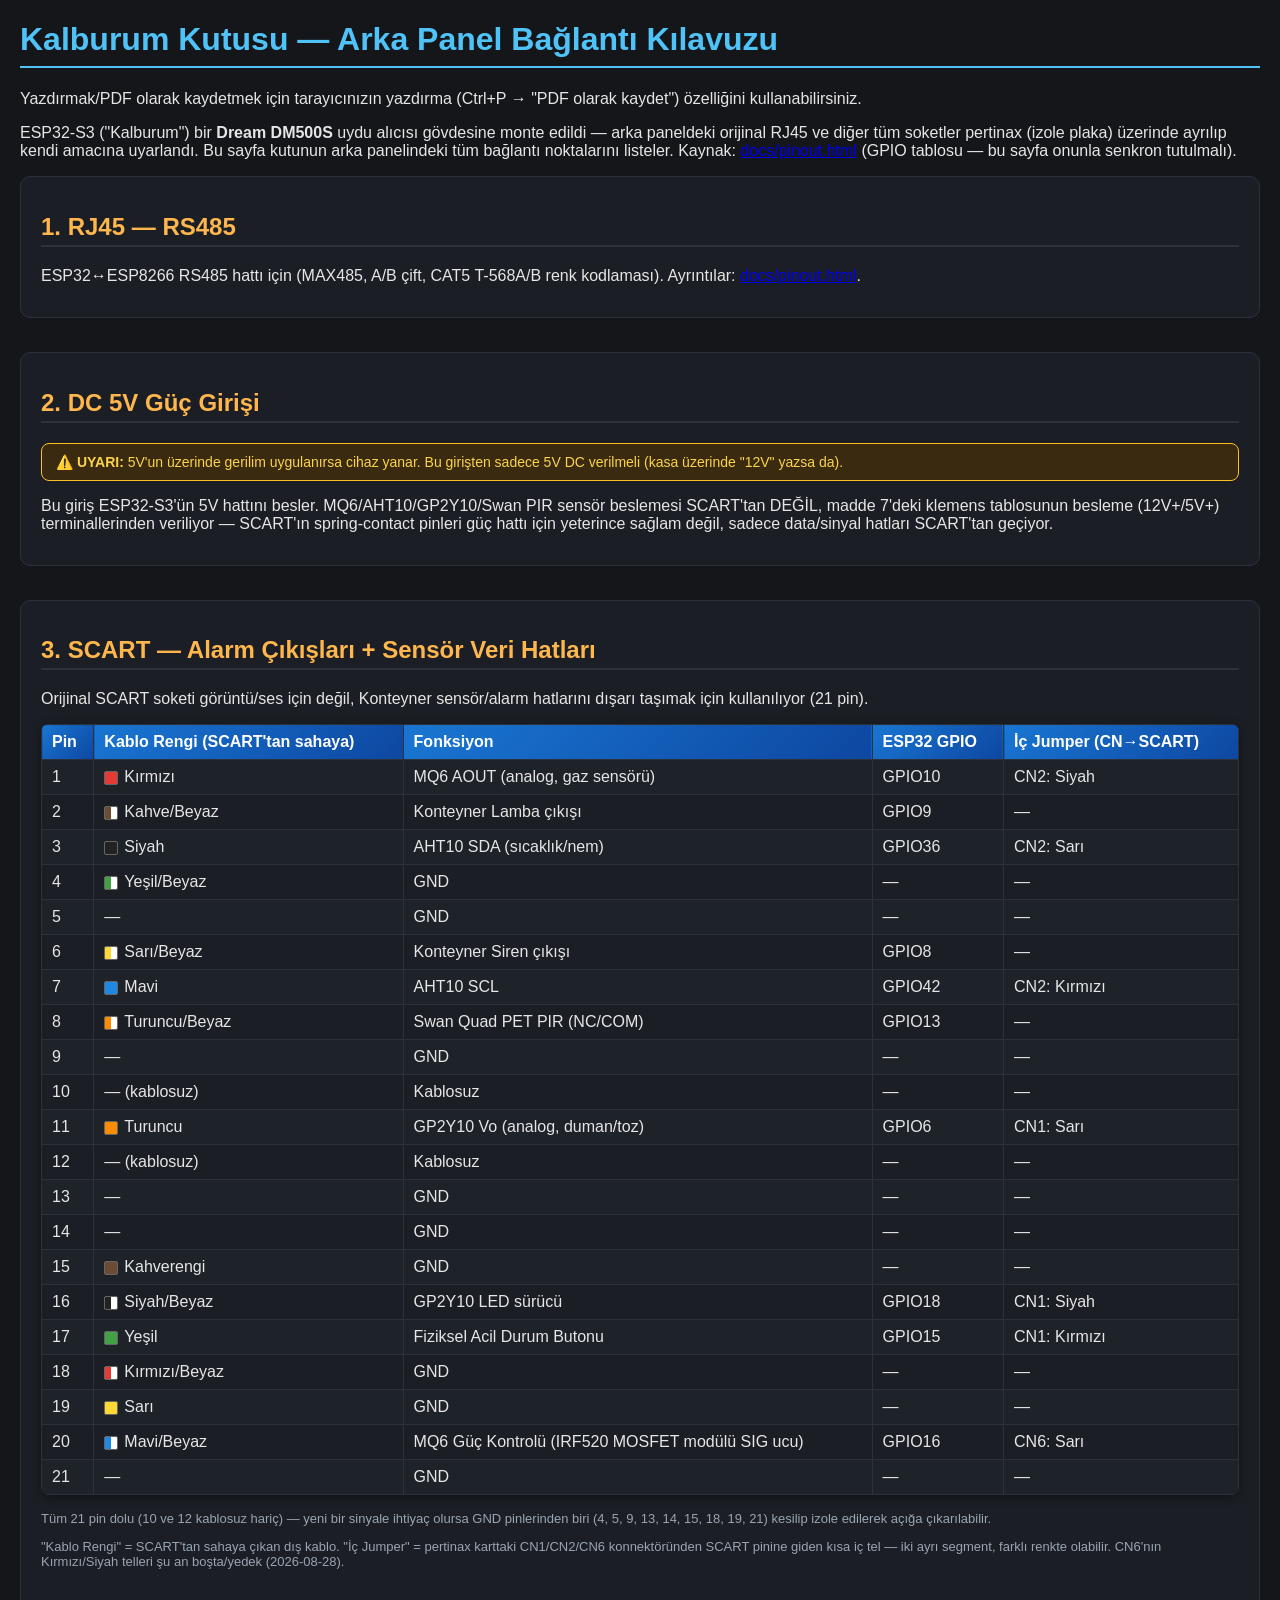
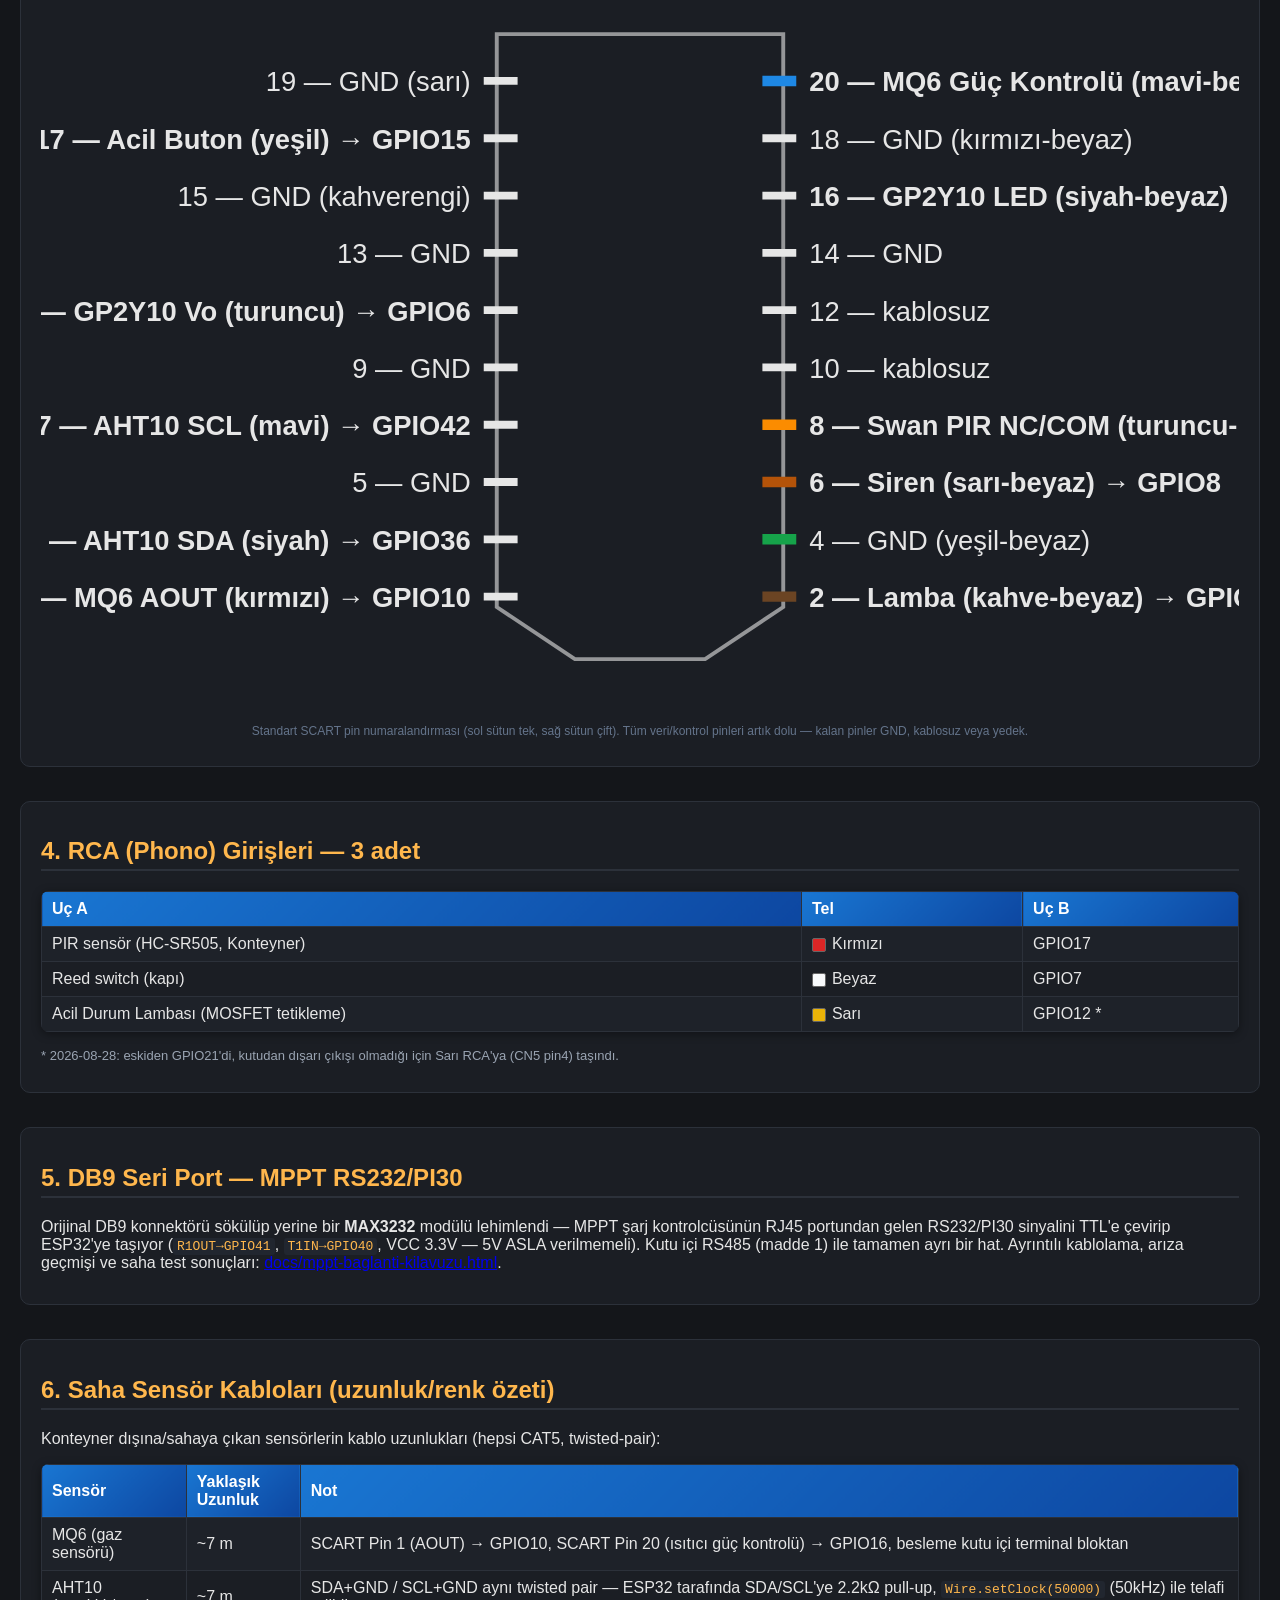
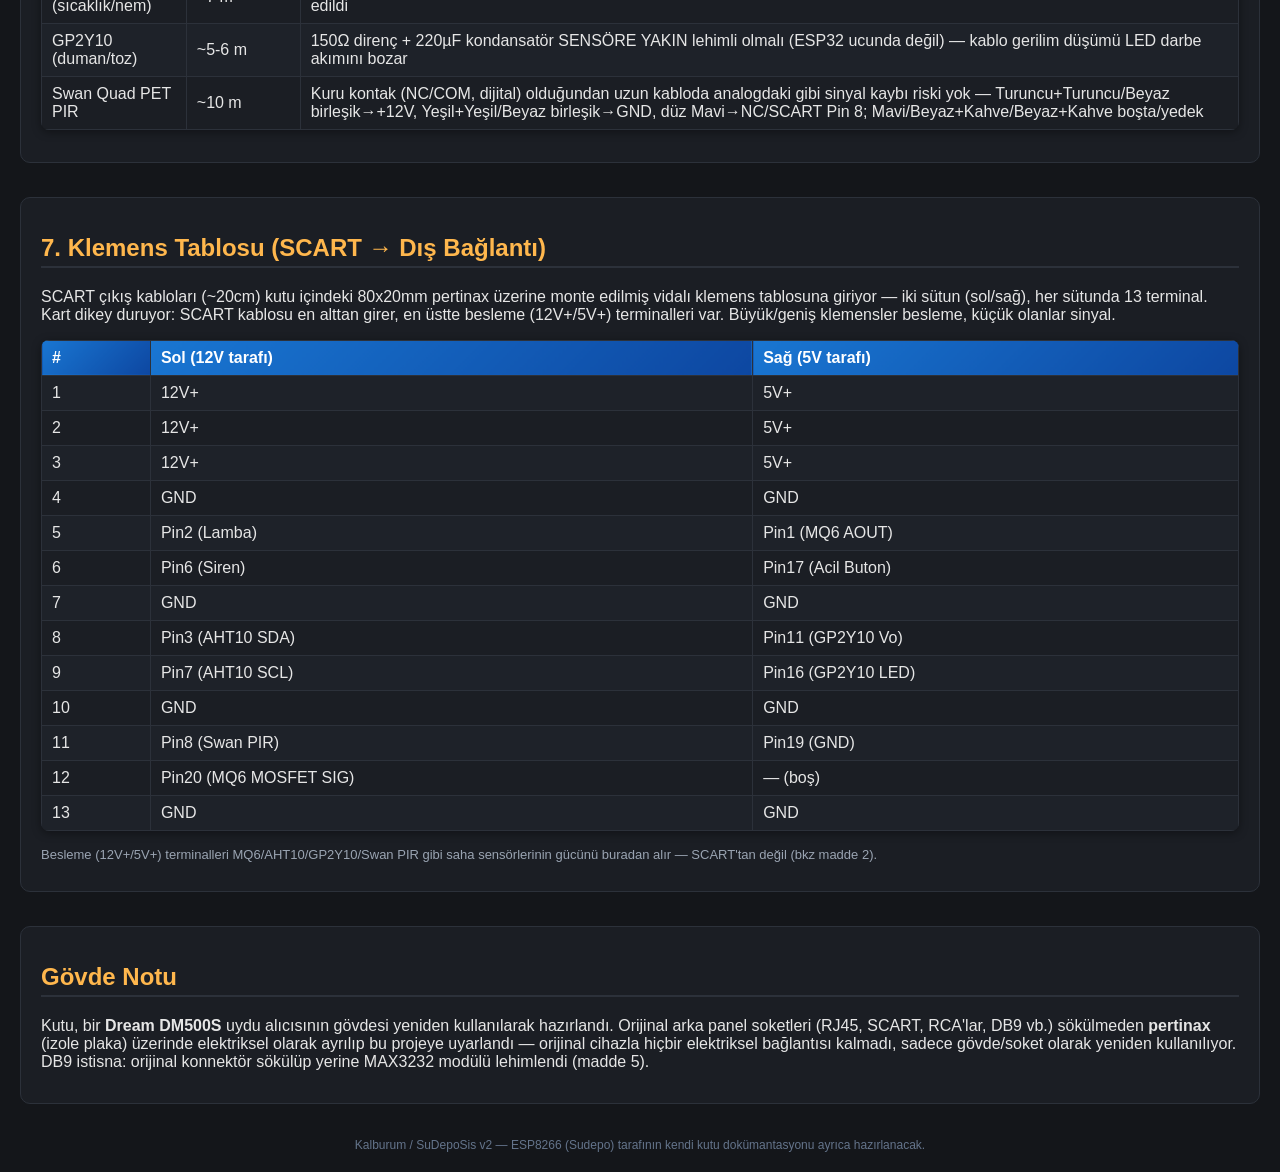
<file: esp32_master/docs/kutu-arka-panel.html>
<!DOCTYPE html>
<html lang="tr">
<head>
<meta charset="UTF-8">
<meta name="viewport" content="width=device-width, initial-scale=1">
<title>Kalburum Kutusu — Arka Panel Bağlantı Kılavuzu</title>
<style>
  :root {
    --bg: #14161a; --bg-alt: #1b1e24; --fg: #e6e6e6; --muted: #9aa4b2;
    --accent: #4fc3f7; --accent2: #ffb74d; --border: #2c313a;
    --th-bg1: #1976d2; --th-bg2: #0d47a1; --tr-alt: #1e2229; --tr-hover: #262b34;
    --code-bg: #21262f;
  }
  body { font-family: 'Segoe UI', Arial, sans-serif; margin: 20px; background: var(--bg); color: var(--fg); }
  h1 { color: var(--accent); border-bottom: 2px solid var(--accent); padding-bottom: 8px; }
  h2 { color: var(--accent2); border-bottom: 2px solid var(--border); padding-bottom: 4px; }
  h3 { color: var(--accent); margin-top: 20px; }
  table { width: 100%; border-collapse: collapse; margin: 16px 0; box-shadow: 0 2px 10px rgba(0,0,0,0.4); border-radius: 8px; overflow: hidden; }
  th, td { border: 1px solid var(--border); padding: 8px 10px; text-align: left; }
  th { background: linear-gradient(135deg, var(--th-bg1), var(--th-bg2)); color: #fff; }
  tr:nth-child(even) td { background: var(--tr-alt); }
  tbody tr:hover td { background: var(--tr-hover); }
  .section { margin-bottom: 34px; background: var(--bg-alt); border: 1px solid var(--border); border-radius: 10px; padding: 16px 20px; }
  .warn { background:#3a2a10; border:1px solid #fbbf24; color:#fcd34d; border-radius:8px; padding:10px 14px; margin:12px 0; font-size:14px; }
  .todo { background:#20242c; border:1px dashed #6b7280; color:#c3c9d1; border-radius:8px; padding:8px 12px; margin:8px 0; font-size:13px; }
  .swatch { display:inline-block; width:12px; height:12px; border-radius:2px; margin-right:6px; vertical-align:middle; border:1px solid #666; }
  svg { max-width:100%; height:auto; display:block; margin: 12px auto; }
  code { background:var(--code-bg); color: var(--accent2); padding:1px 4px; border-radius:3px; }
  @media print {
    body { margin: 0; background:#fff; color:#000; }
    .no-print { display: none; }
    table, .section { page-break-inside: avoid; box-shadow:none; background:#fff; }
  }
</style>
</head>
<body>
<h1>Kalburum Kutusu — Arka Panel Bağlantı Kılavuzu</h1>
<p class="no-print">Yazdırmak/PDF olarak kaydetmek için tarayıcınızın yazdırma (Ctrl+P → "PDF olarak kaydet") özelliğini kullanabilirsiniz.</p>
<p>ESP32-S3 ("Kalburum") bir <b>Dream DM500S</b> uydu alıcısı gövdesine monte edildi — arka paneldeki orijinal RJ45 ve diğer tüm soketler pertinax (izole plaka) üzerinde ayrılıp kendi amacına uyarlandı. Bu sayfa kutunun arka panelindeki tüm bağlantı noktalarını listeler. Kaynak: <a href="pinout.html">docs/pinout.html</a> (GPIO tablosu — bu sayfa onunla senkron tutulmalı).</p>

<div class="section">
  <h2>1. RJ45 — RS485</h2>
  <p>ESP32↔ESP8266 RS485 hattı için (MAX485, A/B çift, CAT5 T-568A/B renk kodlaması). Ayrıntılar: <a href="pinout.html">docs/pinout.html</a>.</p>
</div>

<div class="section">
  <h2>2. DC 5V Güç Girişi</h2>
  <div class="warn"><b>⚠️ UYARI:</b> 5V'un üzerinde gerilim uygulanırsa cihaz yanar. Bu girişten sadece 5V DC verilmeli (kasa üzerinde "12V" yazsa da).</div>
  <p>Bu giriş ESP32-S3'ün 5V hattını besler. MQ6/AHT10/GP2Y10/Swan PIR sensör beslemesi SCART'tan DEĞİL, madde 7'deki klemens tablosunun besleme (12V+/5V+) terminallerinden veriliyor — SCART'ın spring-contact pinleri güç hattı için yeterince sağlam değil, sadece data/sinyal hatları SCART'tan geçiyor.</p>
</div>

<div class="section">
  <h2>3. SCART — Alarm Çıkışları + Sensör Veri Hatları</h2>
  <p>Orijinal SCART soketi görüntü/ses için değil, Konteyner sensör/alarm hatlarını dışarı taşımak için kullanılıyor (21 pin).</p>
  <table>
    <tr><th>Pin</th><th>Kablo Rengi (SCART'tan sahaya)</th><th>Fonksiyon</th><th>ESP32 GPIO</th><th>İç Jumper (CN→SCART)</th></tr>
    <tr><td>1</td><td><span class="swatch" style="background:#e53935"></span>Kırmızı</td><td>MQ6 AOUT (analog, gaz sensörü)</td><td>GPIO10</td><td>CN2: Siyah</td></tr>
    <tr><td>2</td><td><span class="swatch" style="background:linear-gradient(90deg,#6d4c33 50%,#fff 50%)"></span>Kahve/Beyaz</td><td>Konteyner Lamba çıkışı</td><td>GPIO9</td><td>—</td></tr>
    <tr><td>3</td><td><span class="swatch" style="background:#222"></span>Siyah</td><td>AHT10 SDA (sıcaklık/nem)</td><td>GPIO36</td><td>CN2: Sarı</td></tr>
    <tr><td>4</td><td><span class="swatch" style="background:linear-gradient(90deg,#43a047 50%,#fff 50%)"></span>Yeşil/Beyaz</td><td>GND</td><td>—</td><td>—</td></tr>
    <tr><td>5</td><td>—</td><td>GND</td><td>—</td><td>—</td></tr>
    <tr><td>6</td><td><span class="swatch" style="background:linear-gradient(90deg,#fdd835 50%,#fff 50%)"></span>Sarı/Beyaz</td><td>Konteyner Siren çıkışı</td><td>GPIO8</td><td>—</td></tr>
    <tr><td>7</td><td><span class="swatch" style="background:#1e88e5"></span>Mavi</td><td>AHT10 SCL</td><td>GPIO42</td><td>CN2: Kırmızı</td></tr>
    <tr><td>8</td><td><span class="swatch" style="background:linear-gradient(90deg,#fb8c00 50%,#fff 50%)"></span>Turuncu/Beyaz</td><td>Swan Quad PET PIR (NC/COM)</td><td>GPIO13</td><td>—</td></tr>
    <tr><td>9</td><td>—</td><td>GND</td><td>—</td><td>—</td></tr>
    <tr><td>10</td><td>— (kablosuz)</td><td>Kablosuz</td><td>—</td><td>—</td></tr>
    <tr><td>11</td><td><span class="swatch" style="background:#fb8c00"></span>Turuncu</td><td>GP2Y10 Vo (analog, duman/toz)</td><td>GPIO6</td><td>CN1: Sarı</td></tr>
    <tr><td>12</td><td>— (kablosuz)</td><td>Kablosuz</td><td>—</td><td>—</td></tr>
    <tr><td>13</td><td>—</td><td>GND</td><td>—</td><td>—</td></tr>
    <tr><td>14</td><td>—</td><td>GND</td><td>—</td><td>—</td></tr>
    <tr><td>15</td><td><span class="swatch" style="background:#6d4c33"></span>Kahverengi</td><td>GND</td><td>—</td><td>—</td></tr>
    <tr><td>16</td><td><span class="swatch" style="background:linear-gradient(90deg,#222 50%,#fff 50%)"></span>Siyah/Beyaz</td><td>GP2Y10 LED sürücü</td><td>GPIO18</td><td>CN1: Siyah</td></tr>
    <tr><td>17</td><td><span class="swatch" style="background:#43a047"></span>Yeşil</td><td>Fiziksel Acil Durum Butonu</td><td>GPIO15</td><td>CN1: Kırmızı</td></tr>
    <tr><td>18</td><td><span class="swatch" style="background:linear-gradient(90deg,#e53935 50%,#fff 50%)"></span>Kırmızı/Beyaz</td><td>GND</td><td>—</td><td>—</td></tr>
    <tr><td>19</td><td><span class="swatch" style="background:#fdd835"></span>Sarı</td><td>GND</td><td>—</td><td>—</td></tr>
    <tr><td>20</td><td><span class="swatch" style="background:linear-gradient(90deg,#1e88e5 50%,#fff 50%)"></span>Mavi/Beyaz</td><td>MQ6 Güç Kontrolü (IRF520 MOSFET modülü SIG ucu)</td><td>GPIO16</td><td>CN6: Sarı</td></tr>
    <tr><td>21</td><td>—</td><td>GND</td><td>—</td><td>—</td></tr>
  </table>
  <p style="font-size:13px;color:var(--muted)">Tüm 21 pin dolu (10 ve 12 kablosuz hariç) — yeni bir sinyale ihtiyaç olursa GND pinlerinden biri (4, 5, 9, 13, 14, 15, 18, 19, 21) kesilip izole edilerek açığa çıkarılabilir.</p>
  <p style="font-size:13px;color:var(--muted)">"Kablo Rengi" = SCART'tan sahaya çıkan dış kablo. "İç Jumper" = pertinax karttaki CN1/CN2/CN6 konnektöründen SCART pinine giden kısa iç tel — iki ayrı segment, farklı renkte olabilir. CN6'nın Kırmızı/Siyah telleri şu an boşta/yedek (2026-08-28).</p>

  <figure style="margin:0">
    <svg viewBox="0 0 460 280" role="img" aria-label="SCART konnektör pin şeması, 21 pin - tüm pinler dolu, sol sütun tek pinler, sağ sütun çift pinler">
      <g fill="none" stroke="currentColor" stroke-width="1.5" font-family="Arial, sans-serif">
        <path d="M 175 20 L 285 20 L 285 240 L 255 260 L 205 260 L 175 240 Z" opacity="0.6"/>
        <!-- left column pins (odd, top to bottom: 19,17,15,13,11,9,7,5,3,1) -->
        <g font-size="10.5" stroke="none" fill="currentColor">
          <text x="165" y="42" text-anchor="end">19 — GND (sarı)</text>
          <text x="165" y="64" text-anchor="end" font-weight="700">17 — Acil Buton (yeşil) → GPIO15</text>
          <text x="165" y="86" text-anchor="end">15 — GND (kahverengi)</text>
          <text x="165" y="108" text-anchor="end">13 — GND</text>
          <text x="165" y="130" text-anchor="end" font-weight="700">11 — GP2Y10 Vo (turuncu) → GPIO6</text>
          <text x="165" y="152" text-anchor="end">9 — GND</text>
          <text x="165" y="174" text-anchor="end" font-weight="700">7 — AHT10 SCL (mavi) → GPIO42</text>
          <text x="165" y="196" text-anchor="end">5 — GND</text>
          <text x="165" y="218" text-anchor="end" font-weight="700">3 — AHT10 SDA (siyah) → GPIO36</text>
          <text x="165" y="240" text-anchor="end" font-weight="700">1 — MQ6 AOUT (kırmızı) → GPIO10</text>
        </g>
        <!-- right column pins (even, top to bottom: 20,18,16,14,12,10,8,6,4,2) -->
        <g font-size="10.5" stroke="none" fill="currentColor">
          <text x="295" y="42" font-weight="700">20 — MQ6 Güç Kontrolü (mavi-beyaz) → GPIO16</text>
          <text x="295" y="64">18 — GND (kırmızı-beyaz)</text>
          <text x="295" y="86" font-weight="700">16 — GP2Y10 LED (siyah-beyaz) → GPIO18</text>
          <text x="295" y="108">14 — GND</text>
          <text x="295" y="130">12 — kablosuz</text>
          <text x="295" y="152">10 — kablosuz</text>
          <text x="295" y="174" font-weight="700">8 — Swan PIR NC/COM (turuncu-beyaz) → GPIO13</text>
          <text x="295" y="196" font-weight="700">6 — Siren (sarı-beyaz) → GPIO8</text>
          <text x="295" y="218">4 — GND (yeşil-beyaz)</text>
          <text x="295" y="240" font-weight="700">2 — Lamba (kahve-beyaz) → GPIO9</text>
        </g>
        <!-- pin marks -->
        <g stroke="currentColor" stroke-width="3">
          <line x1="170" y1="38" x2="183" y2="38"/><line x1="170" y1="60" x2="183" y2="60"/>
          <line x1="170" y1="82" x2="183" y2="82"/><line x1="170" y1="104" x2="183" y2="104"/>
          <line x1="170" y1="126" x2="183" y2="126"/><line x1="170" y1="148" x2="183" y2="148"/>
          <line x1="170" y1="170" x2="183" y2="170"/><line x1="170" y1="192" x2="183" y2="192"/>
          <line x1="170" y1="214" x2="183" y2="214"/><line x1="170" y1="236" x2="183" y2="236"/>
          <line x1="277" y1="38" x2="290" y2="38" stroke="#1e88e5" stroke-width="4"/><line x1="277" y1="60" x2="290" y2="60"/>
          <line x1="277" y1="82" x2="290" y2="82"/><line x1="277" y1="104" x2="290" y2="104"/>
          <line x1="277" y1="126" x2="290" y2="126"/><line x1="277" y1="148" x2="290" y2="148"/>
          <line x1="277" y1="170" x2="290" y2="170" stroke="#fb8c00" stroke-width="4"/>
          <line x1="277" y1="192" x2="290" y2="192" stroke="#b45309" stroke-width="4"/>
          <line x1="277" y1="214" x2="290" y2="214" stroke="#16a34a" stroke-width="4"/>
          <line x1="277" y1="236" x2="290" y2="236" stroke="#6b4423" stroke-width="4"/>
        </g>
      </g>
    </svg>
    <p class="no-print" style="text-align:center;color:#64748b;font-size:12px">Standart SCART pin numaralandırması (sol sütun tek, sağ sütun çift). Tüm veri/kontrol pinleri artık dolu — kalan pinler GND, kablosuz veya yedek.</p>
  </figure>
</div>

<div class="section">
  <h2>4. RCA (Phono) Girişleri — 3 adet</h2>
  <table>
    <tr><th>Uç A</th><th>Tel</th><th>Uç B</th></tr>
    <tr><td>PIR sensör (HC-SR505, Konteyner)</td><td><span class="swatch" style="background:#dc2626"></span>Kırmızı</td><td>GPIO17</td></tr>
    <tr><td>Reed switch (kapı)</td><td><span class="swatch" style="background:#f8fafc"></span>Beyaz</td><td>GPIO7</td></tr>
    <tr><td>Acil Durum Lambası (MOSFET tetikleme)</td><td><span class="swatch" style="background:#eab308"></span>Sarı</td><td>GPIO12 *</td></tr>
  </table>
  <p style="font-size:13px;color:var(--muted)">* 2026-08-28: eskiden GPIO21'di, kutudan dışarı çıkışı olmadığı için Sarı RCA'ya (CN5 pin4) taşındı.</p>
</div>

<div class="section">
  <h2>5. DB9 Seri Port — MPPT RS232/PI30</h2>
  <p>Orijinal DB9 konnektörü sökülüp yerine bir <b>MAX3232</b> modülü lehimlendi — MPPT şarj kontrolcüsünün RJ45 portundan gelen RS232/PI30 sinyalini TTL'e çevirip ESP32'ye taşıyor (<code>R1OUT→GPIO41</code>, <code>T1IN→GPIO40</code>, VCC 3.3V — 5V ASLA verilmemeli). Kutu içi RS485 (madde 1) ile tamamen ayrı bir hat. Ayrıntılı kablolama, arıza geçmişi ve saha test sonuçları: <a href="mppt-baglanti-kilavuzu.html">docs/mppt-baglanti-kilavuzu.html</a>.</p>
</div>

<div class="section">
  <h2>6. Saha Sensör Kabloları (uzunluk/renk özeti)</h2>
  <p>Konteyner dışına/sahaya çıkan sensörlerin kablo uzunlukları (hepsi CAT5, twisted-pair):</p>
  <table>
    <tr><th>Sensör</th><th>Yaklaşık Uzunluk</th><th>Not</th></tr>
    <tr><td>MQ6 (gaz sensörü)</td><td>~7 m</td><td>SCART Pin 1 (AOUT) → GPIO10, SCART Pin 20 (ısıtıcı güç kontrolü) → GPIO16, besleme kutu içi terminal bloktan</td></tr>
    <tr><td>AHT10 (sıcaklık/nem)</td><td>~7 m</td><td>SDA+GND / SCL+GND aynı twisted pair — ESP32 tarafında SDA/SCL'ye 2.2kΩ pull-up, <code>Wire.setClock(50000)</code> (50kHz) ile telafi edildi</td></tr>
    <tr><td>GP2Y10 (duman/toz)</td><td>~5-6 m</td><td>150Ω direnç + 220µF kondansatör SENSÖRE YAKIN lehimli olmalı (ESP32 ucunda değil) — kablo gerilim düşümü LED darbe akımını bozar</td></tr>
    <tr><td>Swan Quad PET PIR</td><td>~10 m</td><td>Kuru kontak (NC/COM, dijital) olduğundan uzun kabloda analogdaki gibi sinyal kaybı riski yok — Turuncu+Turuncu/Beyaz birleşik→+12V, Yeşil+Yeşil/Beyaz birleşik→GND, düz Mavi→NC/SCART Pin 8; Mavi/Beyaz+Kahve/Beyaz+Kahve boşta/yedek</td></tr>
  </table>
</div>

<div class="section">
  <h2>7. Klemens Tablosu (SCART → Dış Bağlantı)</h2>
  <p>SCART çıkış kabloları (~20cm) kutu içindeki 80x20mm pertinax üzerine monte edilmiş vidalı klemens tablosuna giriyor — iki sütun (sol/sağ), her sütunda 13 terminal. Kart dikey duruyor: SCART kablosu en alttan girer, en üstte besleme (12V+/5V+) terminalleri var. Büyük/geniş klemensler besleme, küçük olanlar sinyal.</p>
  <table>
    <tr><th>#</th><th>Sol (12V tarafı)</th><th>Sağ (5V tarafı)</th></tr>
    <tr><td>1</td><td>12V+</td><td>5V+</td></tr>
    <tr><td>2</td><td>12V+</td><td>5V+</td></tr>
    <tr><td>3</td><td>12V+</td><td>5V+</td></tr>
    <tr><td>4</td><td>GND</td><td>GND</td></tr>
    <tr><td>5</td><td>Pin2 (Lamba)</td><td>Pin1 (MQ6 AOUT)</td></tr>
    <tr><td>6</td><td>Pin6 (Siren)</td><td>Pin17 (Acil Buton)</td></tr>
    <tr><td>7</td><td>GND</td><td>GND</td></tr>
    <tr><td>8</td><td>Pin3 (AHT10 SDA)</td><td>Pin11 (GP2Y10 Vo)</td></tr>
    <tr><td>9</td><td>Pin7 (AHT10 SCL)</td><td>Pin16 (GP2Y10 LED)</td></tr>
    <tr><td>10</td><td>GND</td><td>GND</td></tr>
    <tr><td>11</td><td>Pin8 (Swan PIR)</td><td>Pin19 (GND)</td></tr>
    <tr><td>12</td><td>Pin20 (MQ6 MOSFET SIG)</td><td>— (boş)</td></tr>
    <tr><td>13</td><td>GND</td><td>GND</td></tr>
  </table>
  <p style="font-size:13px;color:var(--muted)">Besleme (12V+/5V+) terminalleri MQ6/AHT10/GP2Y10/Swan PIR gibi saha sensörlerinin gücünü buradan alır — SCART'tan değil (bkz madde 2).</p>
</div>

<div class="section">
  <h2>Gövde Notu</h2>
  <p>Kutu, bir <b>Dream DM500S</b> uydu alıcısının gövdesi yeniden kullanılarak hazırlandı. Orijinal arka panel soketleri (RJ45, SCART, RCA'lar, DB9 vb.) sökülmeden <b>pertinax</b> (izole plaka) üzerinde elektriksel olarak ayrılıp bu projeye uyarlandı — orijinal cihazla hiçbir elektriksel bağlantısı kalmadı, sadece gövde/soket olarak yeniden kullanılıyor. DB9 istisna: orijinal konnektör sökülüp yerine MAX3232 modülü lehimlendi (madde 5).</p>
</div>

<footer style="color:#64748b;font-size:12px;text-align:center;margin-top:30px">Kalburum / SuDepoSis v2 — ESP8266 (Sudepo) tarafının kendi kutu dokümantasyonu ayrıca hazırlanacak.</footer>
</body>
</html>
</file>
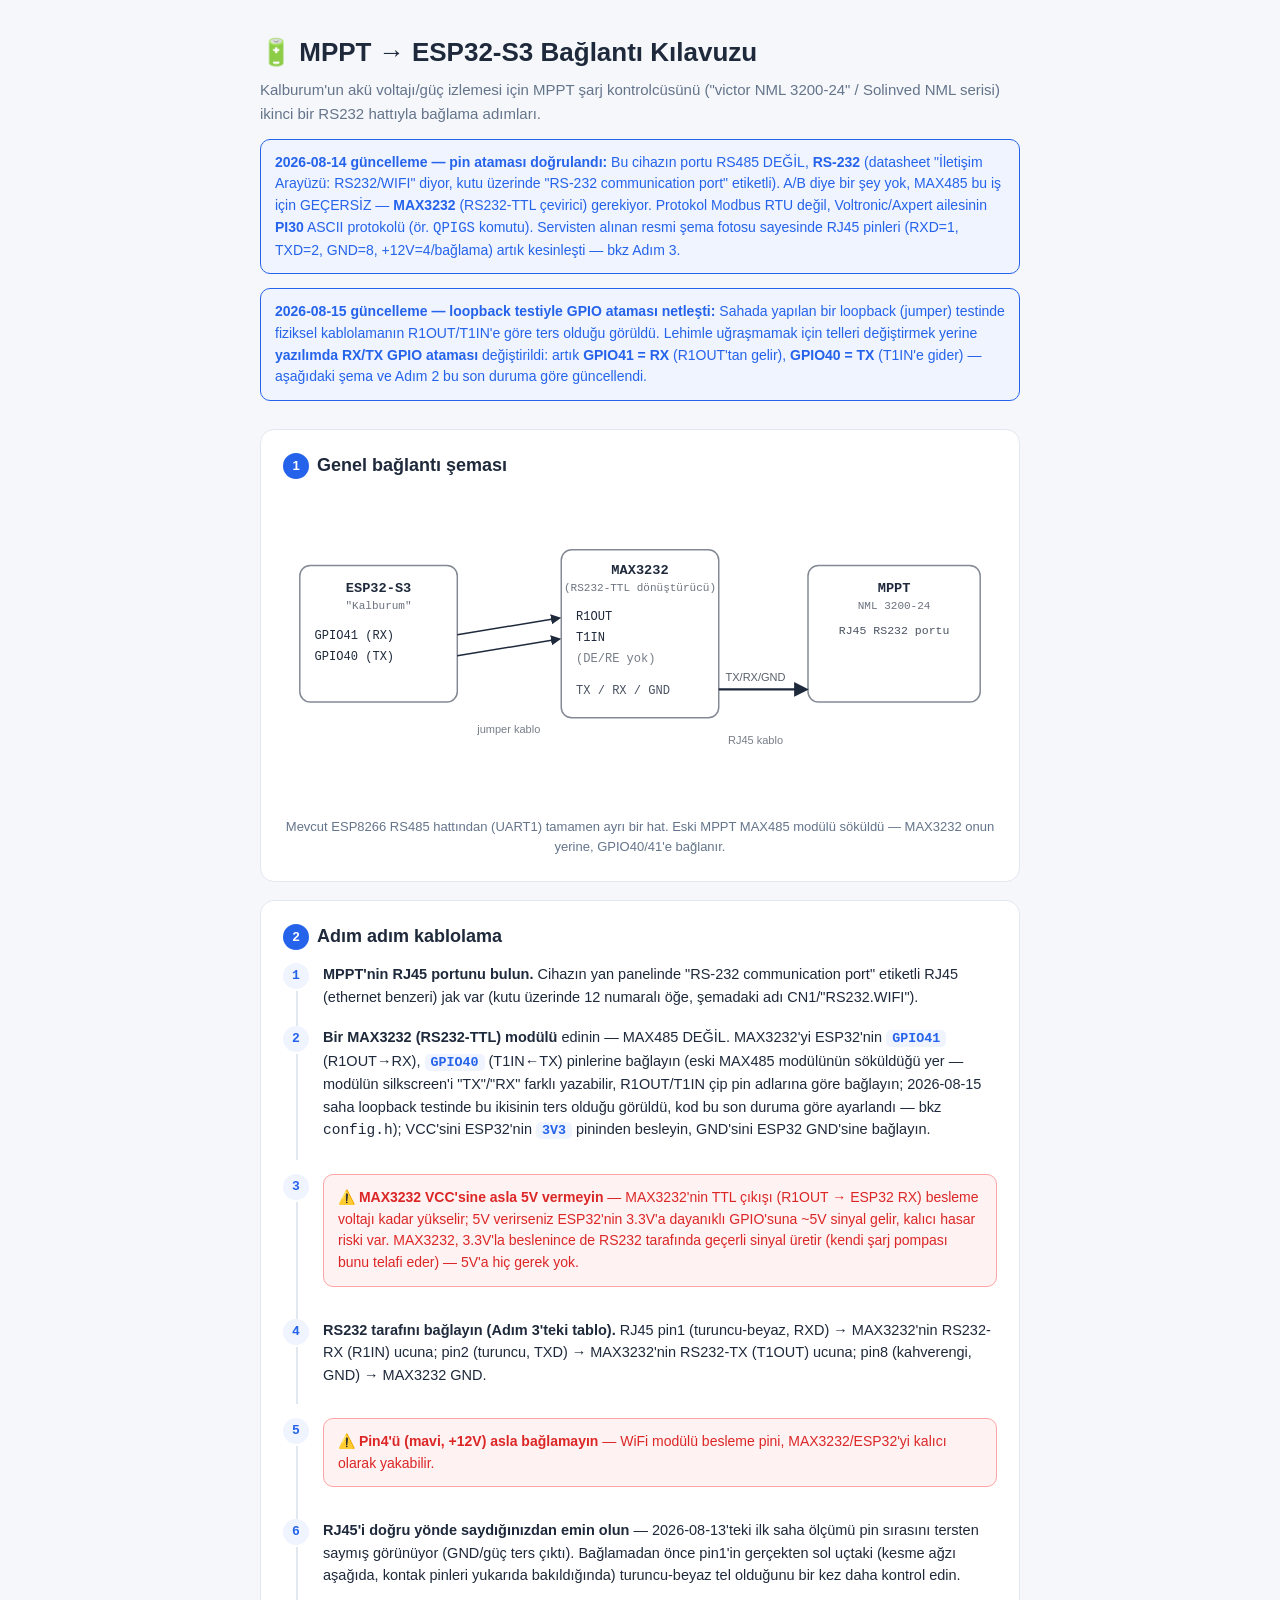
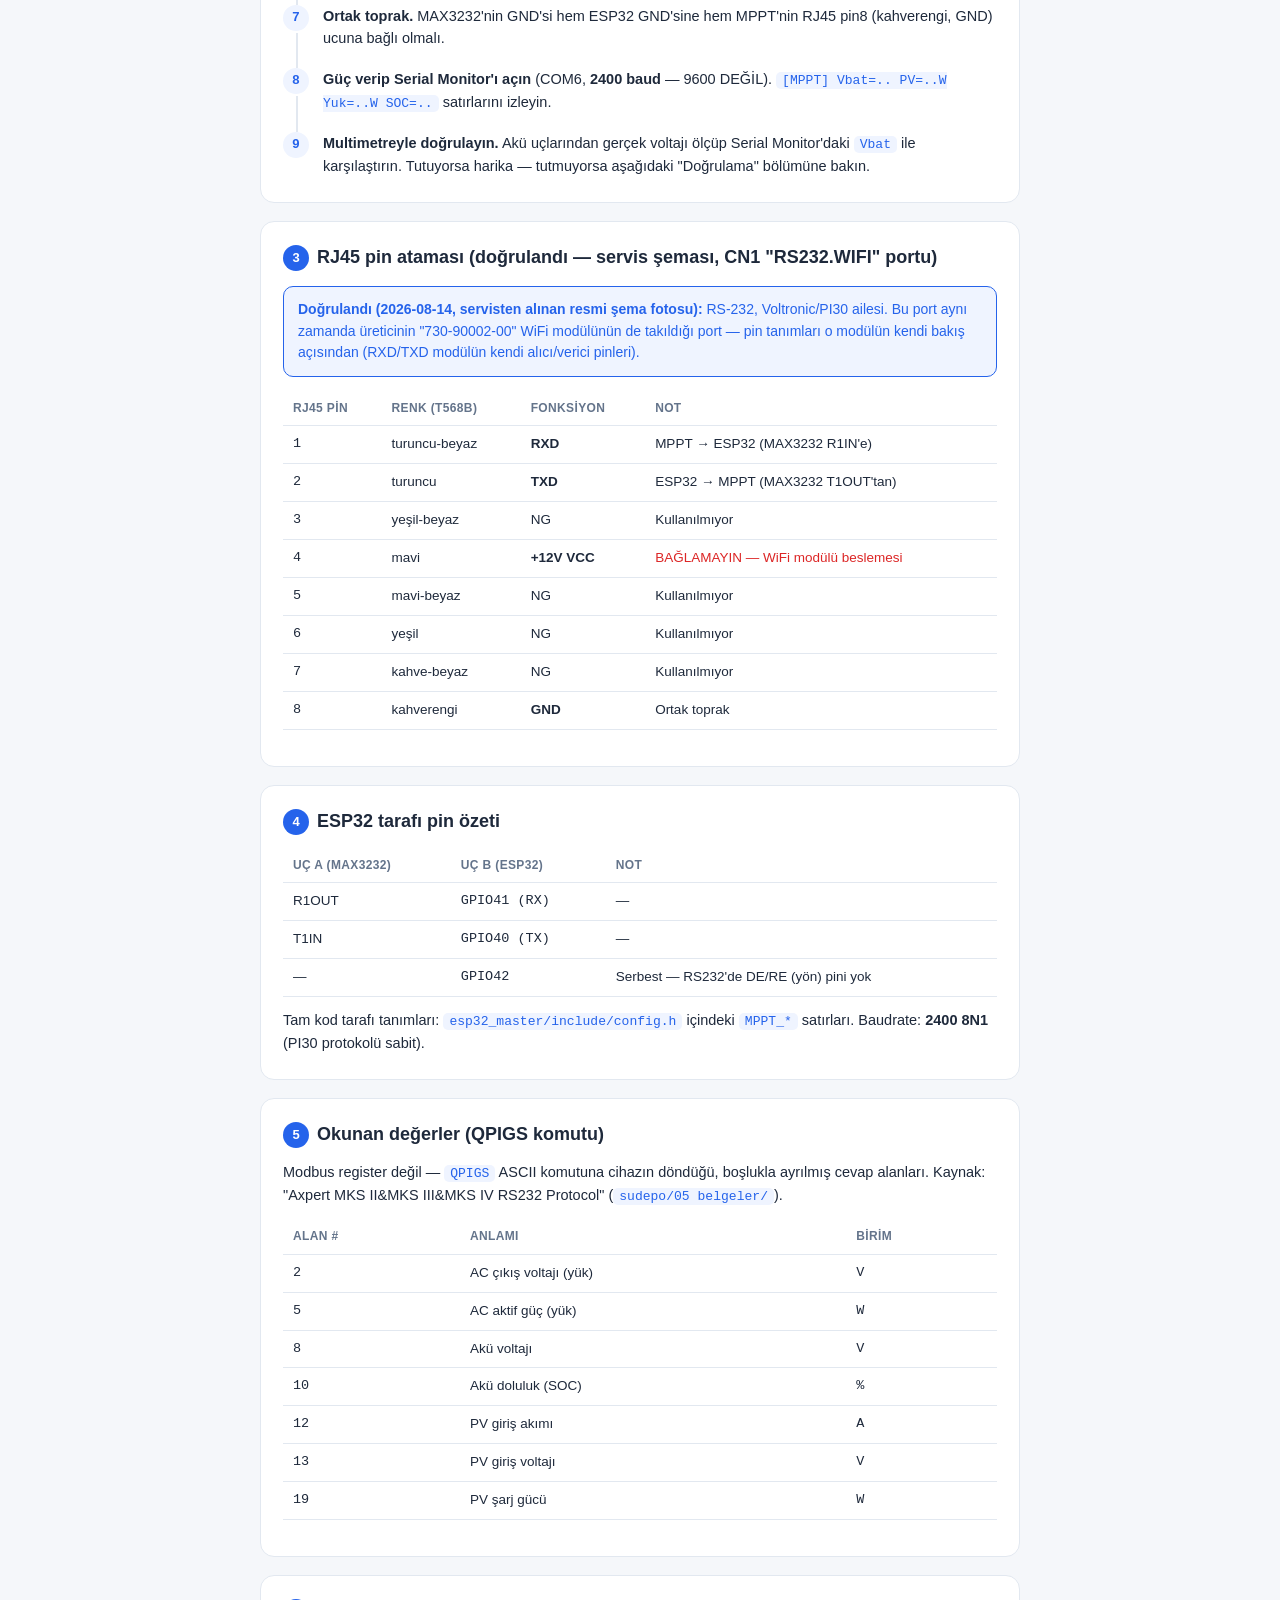
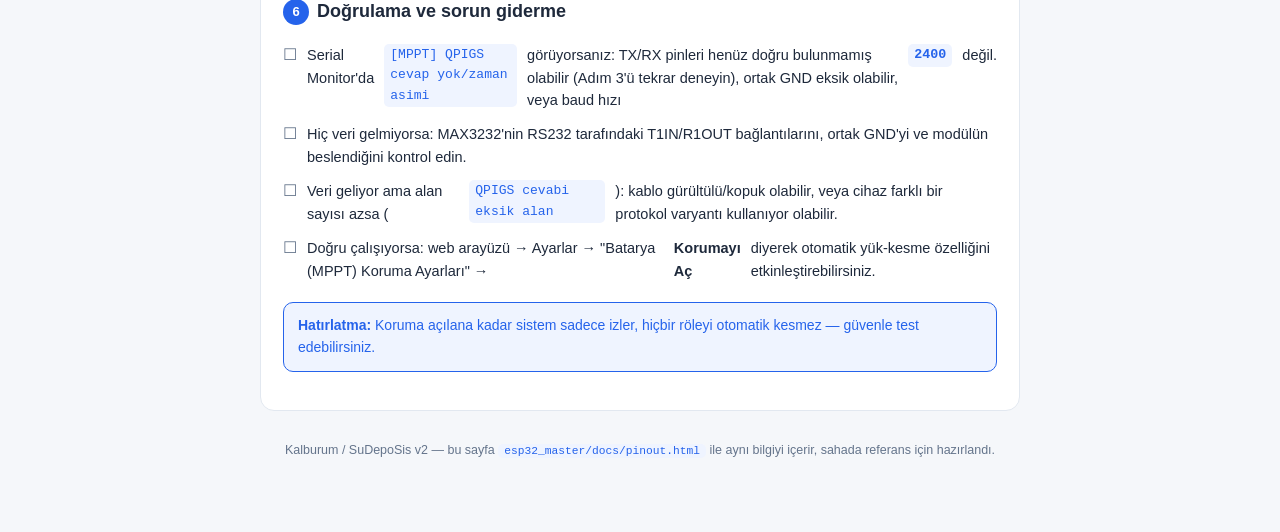
<file: esp32_master/docs/mppt-baglanti-kilavuzu.html>
<!DOCTYPE html>
<html lang="tr">
<head>
<meta charset="UTF-8">
<meta name="viewport" content="width=device-width, initial-scale=1">
<title>MPPT Bağlantı Kılavuzu — Kalburum</title>
<style>
:root{
  --bg:#f5f7fa; --card:#ffffff; --text:#1e293b; --muted:#64748b;
  --border:#e2e8f0; --accent:#2563eb; --accent-soft:#eff4ff;
  --warn:#b45309; --warn-bg:#fef3e2; --warn-border:#fbbf24;
  --danger:#dc2626; --danger-bg:#fef2f2; --danger-border:#fca5a5;
  --ok:#059669; --mono:ui-monospace,Menlo,Consolas,"SFMono-Regular",monospace;
  --sans:-apple-system,BlinkMacSystemFont,"Segoe UI",Roboto,Helvetica,Arial,sans-serif;
}
@media (prefers-color-scheme: dark){
  :root{
    --bg:#0f1524; --card:#161d31; --text:#e6eaf3; --muted:#93a0bd;
    --border:#2a3350; --accent:#5b8cff; --accent-soft:#182544;
    --warn:#fbbf24; --warn-bg:#2b2110; --warn-border:#7c5a10;
    --danger:#f87171; --danger-bg:#2a1414; --danger-border:#7f2323;
    --ok:#34d399;
  }
}
*{box-sizing:border-box}
body{
  background:var(--bg); color:var(--text); font-family:var(--sans);
  margin:0; padding:32px 20px 80px; line-height:1.55;
}
.wrap{max-width:760px; margin:0 auto}
header{margin-bottom:28px}
h1{font-size:26px; font-weight:800; margin:0 0 6px}
.sub{color:var(--muted); font-size:15px; margin:0}
h2{font-size:18px; font-weight:700; margin:0 0 12px; display:flex; align-items:center; gap:8px}
h2 .num{
  display:inline-flex; align-items:center; justify-content:center;
  width:26px; height:26px; border-radius:50%; background:var(--accent);
  color:#fff; font-size:13px; font-weight:800; flex:none;
}
section.card{
  background:var(--card); border:1px solid var(--border); border-radius:14px;
  padding:22px 22px 24px; margin-bottom:18px;
}
p{margin:0 0 12px; font-size:14.5px}
p:last-child{margin-bottom:0}
.pin{font-family:var(--mono); font-size:0.92em; background:var(--accent-soft); color:var(--accent); padding:1px 6px; border-radius:5px; font-weight:600}
.warn-box, .danger-box, .ok-box{
  border-radius:10px; padding:12px 14px; font-size:14px; margin:14px 0;
  border:1px solid;
}
.warn-box{background:var(--warn-bg); border-color:var(--warn-border); color:var(--warn)}
.danger-box{background:var(--danger-bg); border-color:var(--danger-border); color:var(--danger)}
.ok-box{background:var(--accent-soft); border-color:var(--accent); color:var(--accent)}
.warn-box b, .danger-box b, .ok-box b{color:inherit}
ol.steps{margin:0; padding:0; list-style:none; counter-reset:step}
ol.steps li{
  counter-increment:step; position:relative; padding:0 0 18px 40px; font-size:14.5px;
}
ol.steps li:last-child{padding-bottom:0}
ol.steps li::before{
  content:counter(step); position:absolute; left:0; top:0;
  width:26px; height:26px; border-radius:50%; background:var(--accent-soft);
  color:var(--accent); font-weight:800; font-size:13px; font-family:var(--mono);
  display:flex; align-items:center; justify-content:center;
}
ol.steps li::after{
  content:""; position:absolute; left:13px; top:28px; bottom:0; width:2px;
  background:var(--border);
}
ol.steps li:last-child::after{display:none}
.tablewrap{overflow-x:auto; margin:12px 0}
table{border-collapse:collapse; width:100%; font-size:13.5px}
th,td{padding:8px 10px; text-align:left; border-bottom:1px solid var(--border); white-space:nowrap}
th{color:var(--muted); font-weight:600; font-size:12px; text-transform:uppercase; letter-spacing:.03em}
td.mono, th.mono{font-family:var(--mono)}
.diagram-caption{color:var(--muted); font-size:13px; text-align:center; margin-top:10px}
svg{max-width:100%; height:auto; display:block; margin:0 auto}
.checklist{margin:0; padding:0; list-style:none}
.checklist li{display:flex; gap:10px; align-items:flex-start; font-size:14.5px; padding:6px 0}
.checklist li::before{content:"☐"; color:var(--muted); flex:none; font-size:16px; line-height:1.4}
footer{color:var(--muted); font-size:12.5px; text-align:center; margin-top:30px}
code.inline{font-family:var(--mono); background:var(--accent-soft); color:var(--accent); padding:1px 6px; border-radius:5px; font-size:0.9em}
</style>
</head>
<body>
<div class="wrap">
<header>
  <h1>🔋 MPPT → ESP32-S3 Bağlantı Kılavuzu</h1>
  <p class="sub">Kalburum'un akü voltajı/güç izlemesi için MPPT şarj kontrolcüsünü ("victor NML 3200-24" / Solinved NML serisi) ikinci bir RS232 hattıyla bağlama adımları.</p>
  <div class="ok-box" style="margin-top:14px"><b>2026-08-14 güncelleme — pin ataması doğrulandı:</b> Bu cihazın portu RS485 DEĞİL, <b>RS-232</b> (datasheet "İletişim Arayüzü: RS232/WIFI" diyor, kutu üzerinde "RS-232 communication port" etiketli). A/B diye bir şey yok, MAX485 bu iş için GEÇERSİZ — <b>MAX3232</b> (RS232-TTL çevirici) gerekiyor. Protokol Modbus RTU değil, Voltronic/Axpert ailesinin <b>PI30</b> ASCII protokolü (ör. <code>QPIGS</code> komutu). Servisten alınan resmi şema fotosu sayesinde RJ45 pinleri (RXD=1, TXD=2, GND=8, +12V=4/bağlama) artık kesinleşti — bkz Adım 3.</div>
  <div class="ok-box" style="margin-top:14px"><b>2026-08-15 güncelleme — loopback testiyle GPIO ataması netleşti:</b> Sahada yapılan bir loopback (jumper) testinde fiziksel kablolamanın R1OUT/T1IN'e göre ters olduğu görüldü. Lehimle uğraşmamak için telleri değiştirmek yerine <b>yazılımda RX/TX GPIO ataması</b> değiştirildi: artık <b>GPIO41 = RX</b> (R1OUT'tan gelir), <b>GPIO40 = TX</b> (T1IN'e gider) — aşağıdaki şema ve Adım 2 bu son duruma göre güncellendi.</div>
</header>

<section class="card">
  <h2><span class="num">1</span>Genel bağlantı şeması</h2>
  <figure style="margin:0">
    <svg viewBox="0 0 680 300" role="img" aria-label="ESP32-S3, MAX3232 modülü ve MPPT şarj kontrolcü arasındaki RS232 bağlantı şeması; ESP32 GPIO40 (TX) / GPIO41 (RX) MAX3232'ye, MAX3232'nin TX/RX hatları MPPT'nin RJ45 portundaki TX/RX pinlerine gider">
      <defs>
        <marker id="arrow" viewBox="0 0 10 10" refX="8" refY="5" markerWidth="7" markerHeight="7" orient="auto-start-reverse">
          <path d="M0,0 L10,5 L0,10 z" fill="currentColor"/>
        </marker>
      </defs>
      <g fill="none" stroke="currentColor" stroke-width="1.4" font-family="ui-monospace,Menlo,Consolas,monospace">
        <!-- ESP32 box -->
        <rect x="16" y="70" width="150" height="130" rx="10" opacity="0.55"/>
        <text x="91" y="95" text-anchor="middle" font-size="13" font-weight="700" stroke="none" fill="currentColor">ESP32-S3</text>
        <text x="91" y="111" text-anchor="middle" font-size="10.5" stroke="none" fill="currentColor" opacity="0.65">"Kalburum"</text>
        <text x="30" y="140" font-size="11.5" stroke="none" fill="currentColor">GPIO41 (RX)</text>
        <text x="30" y="160" font-size="11.5" stroke="none" fill="currentColor">GPIO40 (TX)</text>

        <!-- MAX3232 box -->
        <rect x="265" y="55" width="150" height="160" rx="10" opacity="0.55"/>
        <text x="340" y="78" text-anchor="middle" font-size="13" font-weight="700" stroke="none" fill="currentColor">MAX3232</text>
        <text x="340" y="94" text-anchor="middle" font-size="10.5" stroke="none" fill="currentColor" opacity="0.65">(RS232-TTL dönüştürücü)</text>
        <text x="279" y="122" font-size="11.5" stroke="none" fill="currentColor">R1OUT</text>
        <text x="279" y="142" font-size="11.5" stroke="none" fill="currentColor">T1IN</text>
        <text x="279" y="162" font-size="11.5" stroke="none" fill="currentColor" opacity="0.6">(DE/RE yok)</text>
        <text x="279" y="192" font-size="11.5" stroke="none" fill="currentColor" opacity="0.8">TX / RX / GND</text>

        <!-- MPPT box -->
        <rect x="500" y="70" width="164" height="130" rx="10" opacity="0.55"/>
        <text x="582" y="95" text-anchor="middle" font-size="13" font-weight="700" stroke="none" fill="currentColor">MPPT</text>
        <text x="582" y="111" text-anchor="middle" font-size="10.5" stroke="none" fill="currentColor" opacity="0.65">NML 3200-24</text>
        <text x="582" y="135" text-anchor="middle" font-size="11" stroke="none" fill="currentColor" opacity="0.8">RJ45 RS232 portu</text>

        <!-- ESP32 -> MAX3232 lines -->
        <line x1="166" y1="136" x2="263" y2="120" marker-end="url(#arrow)"/>
        <line x1="166" y1="156" x2="263" y2="140" marker-end="url(#arrow)"/>

        <!-- MAX3232 -> MPPT line (TX/RX/GND) -->
        <line x1="415" y1="188" x2="498" y2="188" marker-end="url(#arrow)" stroke-width="2"/>
      </g>
      <text x="450" y="180" text-anchor="middle" font-size="10.5" fill="currentColor" opacity="0.75">TX/RX/GND</text>
      <text x="450" y="240" text-anchor="middle" font-size="10.5" fill="currentColor" opacity="0.6">RJ45 kablo</text>
      <text x="215" y="230" text-anchor="middle" font-size="10.5" fill="currentColor" opacity="0.6">jumper kablo</text>
    </svg>
    <p class="diagram-caption">Mevcut ESP8266 RS485 hattından (UART1) tamamen ayrı bir hat. Eski MPPT MAX485 modülü söküldü — MAX3232 onun yerine, GPIO40/41'e bağlanır.</p>
  </figure>
</section>

<section class="card">
  <h2><span class="num">2</span>Adım adım kablolama</h2>
  <ol class="steps">
    <li><b>MPPT'nin RJ45 portunu bulun.</b> Cihazın yan panelinde "RS-232 communication port" etiketli RJ45 (ethernet benzeri) jak var (kutu üzerinde 12 numaralı öğe, şemadaki adı CN1/"RS232.WIFI").</li>
    <li><b>Bir MAX3232 (RS232-TTL) modülü</b> edinin — MAX485 DEĞİL. MAX3232'yi ESP32'nin <span class="pin">GPIO41</span> (R1OUT→RX), <span class="pin">GPIO40</span> (T1IN←TX) pinlerine bağlayın (eski MAX485 modülünün söküldüğü yer — modülün silkscreen'i "TX"/"RX" farklı yazabilir, R1OUT/T1IN çip pin adlarına göre bağlayın; 2026-08-15 saha loopback testinde bu ikisinin ters olduğu görüldü, kod bu son duruma göre ayarlandı — bkz <code>config.h</code>); VCC'sini ESP32'nin <span class="pin">3V3</span> pininden besleyin, GND'sini ESP32 GND'sine bağlayın.</li>
    <li>
      <div class="danger-box"><b>⚠️ MAX3232 VCC'sine asla 5V vermeyin</b> — MAX3232'nin TTL çıkışı (R1OUT → ESP32 RX) besleme voltajı kadar yükselir; 5V verirseniz ESP32'nin 3.3V'a dayanıklı GPIO'suna ~5V sinyal gelir, kalıcı hasar riski var. MAX3232, 3.3V'la beslenince de RS232 tarafında geçerli sinyal üretir (kendi şarj pompası bunu telafi eder) — 5V'a hiç gerek yok.</div>
    </li>
    <li><b>RS232 tarafını bağlayın (Adım 3'teki tablo).</b> RJ45 pin1 (turuncu-beyaz, RXD) → MAX3232'nin RS232-RX (R1IN) ucuna; pin2 (turuncu, TXD) → MAX3232'nin RS232-TX (T1OUT) ucuna; pin8 (kahverengi, GND) → MAX3232 GND.</li>
    <li>
      <div class="danger-box"><b>⚠️ Pin4'ü (mavi, +12V) asla bağlamayın</b> — WiFi modülü besleme pini, MAX3232/ESP32'yi kalıcı olarak yakabilir.</div>
    </li>
    <li><b>RJ45'i doğru yönde saydığınızdan emin olun</b> — 2026-08-13'teki ilk saha ölçümü pin sırasını tersten saymış görünüyor (GND/güç ters çıktı). Bağlamadan önce pin1'in gerçekten sol uçtaki (kesme ağzı aşağıda, kontak pinleri yukarıda bakıldığında) turuncu-beyaz tel olduğunu bir kez daha kontrol edin.</li>
    <li><b>Ortak toprak.</b> MAX3232'nin GND'si hem ESP32 GND'sine hem MPPT'nin RJ45 pin8 (kahverengi, GND) ucuna bağlı olmalı.</li>
    <li><b>Güç verip Serial Monitor'ı açın</b> (COM6, <b>2400 baud</b> — 9600 DEĞİL). <code class="inline">[MPPT] Vbat=.. PV=..W Yuk=..W SOC=..</code> satırlarını izleyin.</li>
    <li><b>Multimetreyle doğrulayın.</b> Akü uçlarından gerçek voltajı ölçüp Serial Monitor'daki <code class="inline">Vbat</code> ile karşılaştırın. Tutuyorsa harika — tutmuyorsa aşağıdaki "Doğrulama" bölümüne bakın.</li>
  </ol>
</section>

<section class="card">
  <h2><span class="num">3</span>RJ45 pin ataması (doğrulandı — servis şeması, CN1 "RS232.WIFI" portu)</h2>
  <div class="ok-box"><b>Doğrulandı (2026-08-14, servisten alınan resmi şema fotosu):</b> RS-232, Voltronic/PI30 ailesi. Bu port aynı zamanda üreticinin "730-90002-00" WiFi modülünün de takıldığı port — pin tanımları o modülün kendi bakış açısından (RXD/TXD modülün kendi alıcı/verici pinleri).</div>
  <div class="tablewrap">
    <table>
      <tr><th>RJ45 Pin</th><th>Renk (T568B)</th><th>Fonksiyon</th><th>Not</th></tr>
      <tr><td class="mono">1</td><td>turuncu-beyaz</td><td><b>RXD</b></td><td>MPPT → ESP32 (MAX3232 R1IN'e)</td></tr>
      <tr><td class="mono">2</td><td>turuncu</td><td><b>TXD</b></td><td>ESP32 → MPPT (MAX3232 T1OUT'tan)</td></tr>
      <tr><td class="mono">3</td><td>yeşil-beyaz</td><td>NG</td><td>Kullanılmıyor</td></tr>
      <tr><td class="mono">4</td><td>mavi</td><td><b>+12V VCC</b></td><td style="color:var(--danger)">BAĞLAMAYIN — WiFi modülü beslemesi</td></tr>
      <tr><td class="mono">5</td><td>mavi-beyaz</td><td>NG</td><td>Kullanılmıyor</td></tr>
      <tr><td class="mono">6</td><td>yeşil</td><td>NG</td><td>Kullanılmıyor</td></tr>
      <tr><td class="mono">7</td><td>kahve-beyaz</td><td>NG</td><td>Kullanılmıyor</td></tr>
      <tr><td class="mono">8</td><td>kahverengi</td><td><b>GND</b></td><td>Ortak toprak</td></tr>
    </table>
  </div>
</section>

<section class="card">
  <h2><span class="num">4</span>ESP32 tarafı pin özeti</h2>
  <div class="tablewrap">
    <table>
      <tr><th>Uç A (MAX3232)</th><th>Uç B (ESP32)</th><th>Not</th></tr>
      <tr><td>R1OUT</td><td class="mono">GPIO41 (RX)</td><td>—</td></tr>
      <tr><td>T1IN</td><td class="mono">GPIO40 (TX)</td><td>—</td></tr>
      <tr><td>—</td><td class="mono">GPIO42</td><td>Serbest — RS232'de DE/RE (yön) pini yok</td></tr>
    </table>
  </div>
  <p style="margin-top:12px">Tam kod tarafı tanımları: <code class="inline">esp32_master/include/config.h</code> içindeki <code class="inline">MPPT_*</code> satırları. Baudrate: <b>2400 8N1</b> (PI30 protokolü sabit).</p>
</section>

<section class="card">
  <h2><span class="num">5</span>Okunan değerler (QPIGS komutu)</h2>
  <p style="margin-bottom:10px">Modbus register değil — <code class="inline">QPIGS</code> ASCII komutuna cihazın döndüğü, boşlukla ayrılmış cevap alanları. Kaynak: "Axpert MKS II&MKS III&MKS IV RS232 Protocol" (<code class="inline">sudepo/05 belgeler/</code>).</p>
  <div class="tablewrap">
    <table>
      <tr><th>Alan #</th><th>Anlamı</th><th>Birim</th></tr>
      <tr><td class="mono">2</td><td>AC çıkış voltajı (yük)</td><td class="mono">V</td></tr>
      <tr><td class="mono">5</td><td>AC aktif güç (yük)</td><td class="mono">W</td></tr>
      <tr><td class="mono">8</td><td>Akü voltajı</td><td class="mono">V</td></tr>
      <tr><td class="mono">10</td><td>Akü doluluk (SOC)</td><td class="mono">%</td></tr>
      <tr><td class="mono">12</td><td>PV giriş akımı</td><td class="mono">A</td></tr>
      <tr><td class="mono">13</td><td>PV giriş voltajı</td><td class="mono">V</td></tr>
      <tr><td class="mono">19</td><td>PV şarj gücü</td><td class="mono">W</td></tr>
    </table>
  </div>
</section>

<section class="card">
  <h2><span class="num">6</span>Doğrulama ve sorun giderme</h2>
  <ul class="checklist">
    <li>Serial Monitor'da <code class="inline">[MPPT] QPIGS cevap yok/zaman asimi</code> görüyorsanız: TX/RX pinleri henüz doğru bulunmamış olabilir (Adım 3'ü tekrar deneyin), ortak GND eksik olabilir, veya baud hızı <span class="pin">2400</span> değil.</li>
    <li>Hiç veri gelmiyorsa: MAX3232'nin RS232 tarafındaki T1IN/R1OUT bağlantılarını, ortak GND'yi ve modülün beslendiğini kontrol edin.</li>
    <li>Veri geliyor ama alan sayısı azsa (<code class="inline">QPIGS cevabi eksik alan</code>): kablo gürültülü/kopuk olabilir, veya cihaz farklı bir protokol varyantı kullanıyor olabilir.</li>
    <li>Doğru çalışıyorsa: web arayüzü → Ayarlar → "Batarya (MPPT) Koruma Ayarları" → <b>Korumayı Aç</b> diyerek otomatik yük-kesme özelliğini etkinleştirebilirsiniz.</li>
  </ul>
  <div class="ok-box" style="margin-top:14px"><b>Hatırlatma:</b> Koruma açılana kadar sistem sadece izler, hiçbir röleyi otomatik kesmez — güvenle test edebilirsiniz.</div>
</section>

<footer>Kalburum / SuDepoSis v2 — bu sayfa <code class="inline">esp32_master/docs/pinout.html</code> ile aynı bilgiyi içerir, sahada referans için hazırlandı.</footer>
</div>
</body>
</html>
</file>
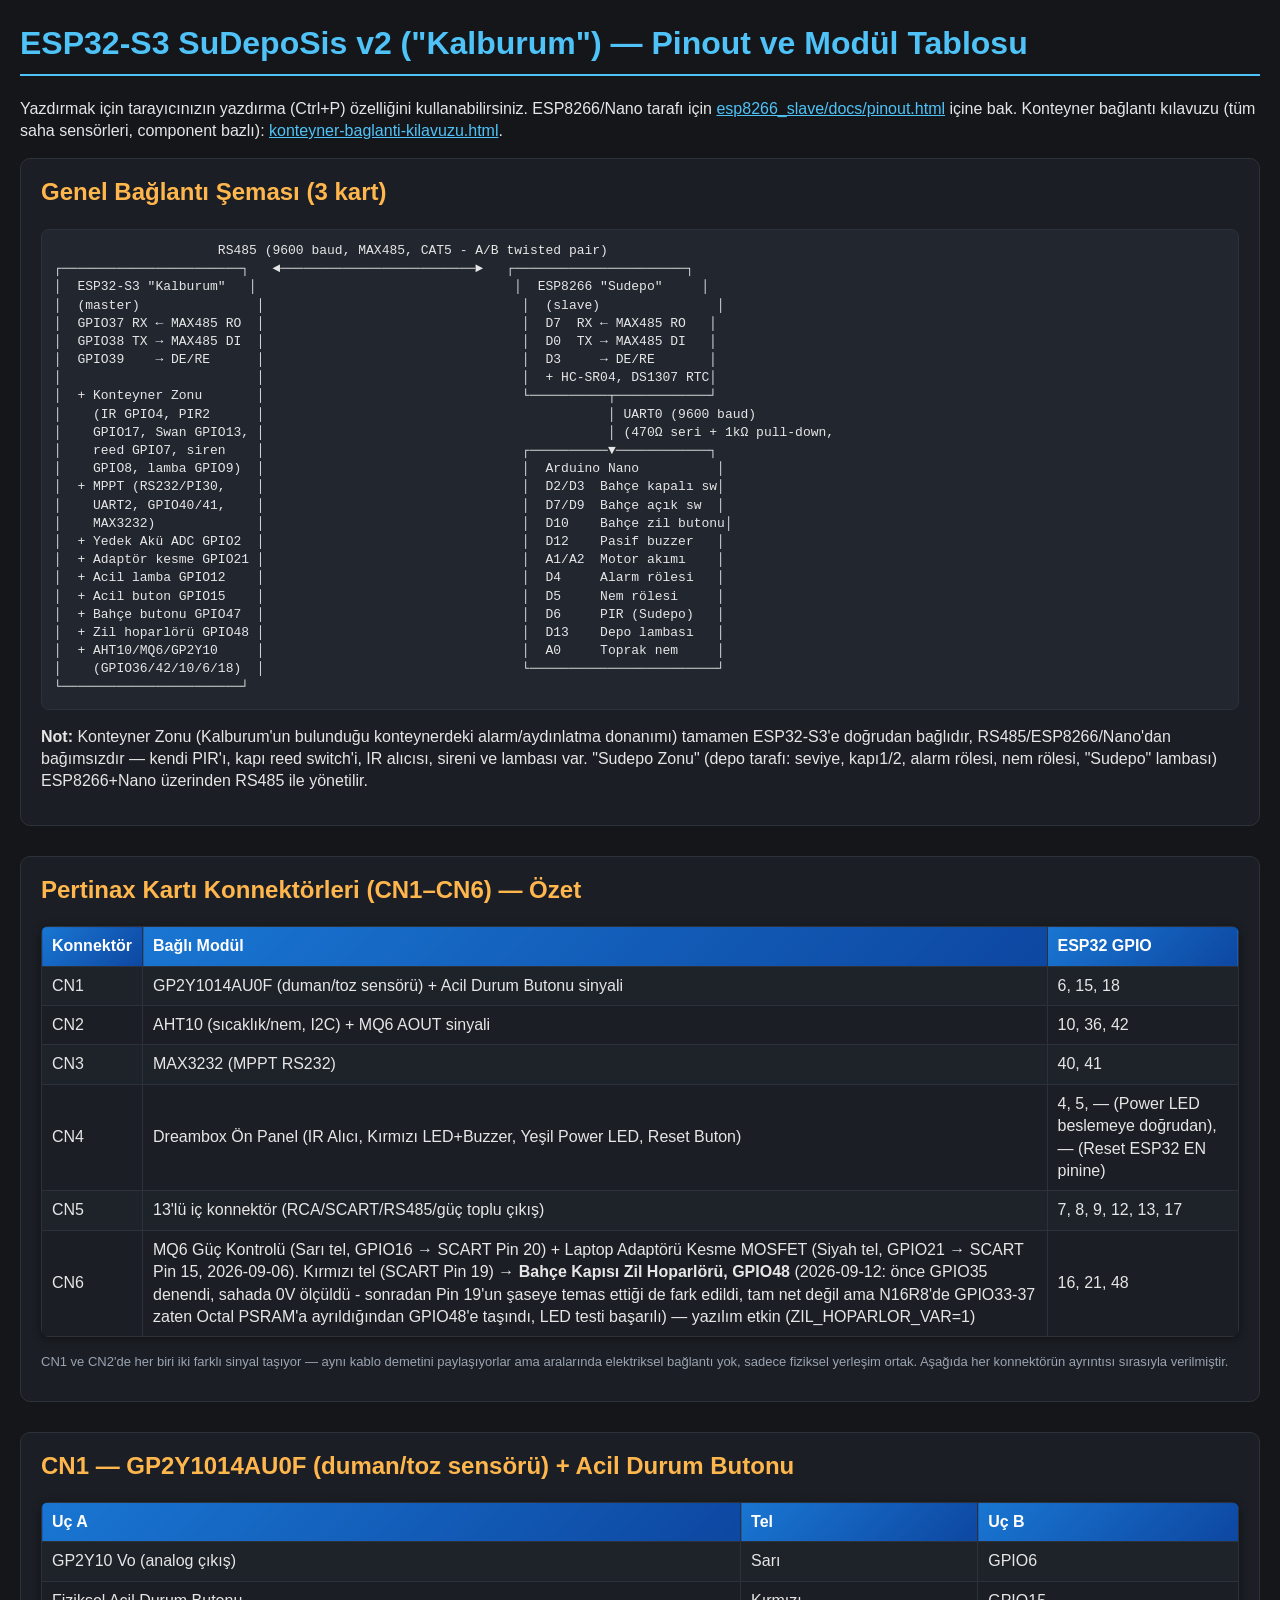
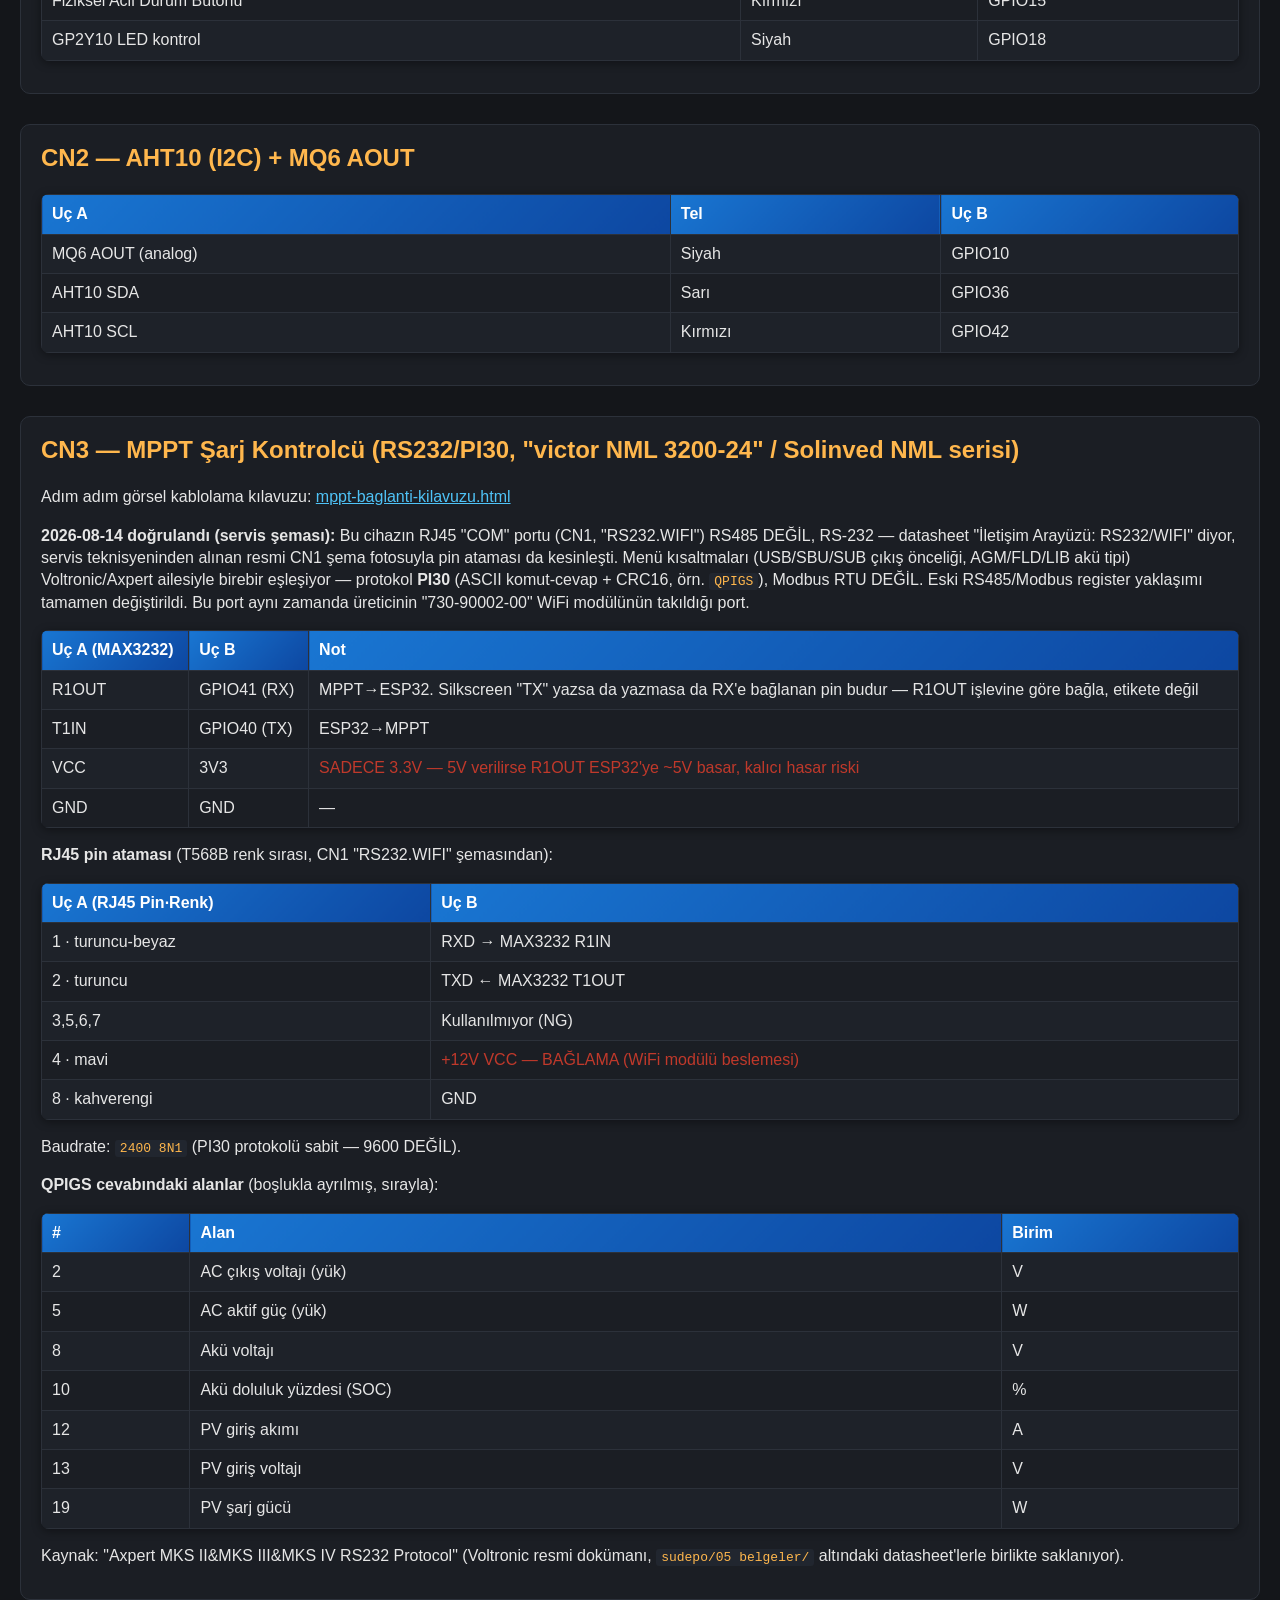
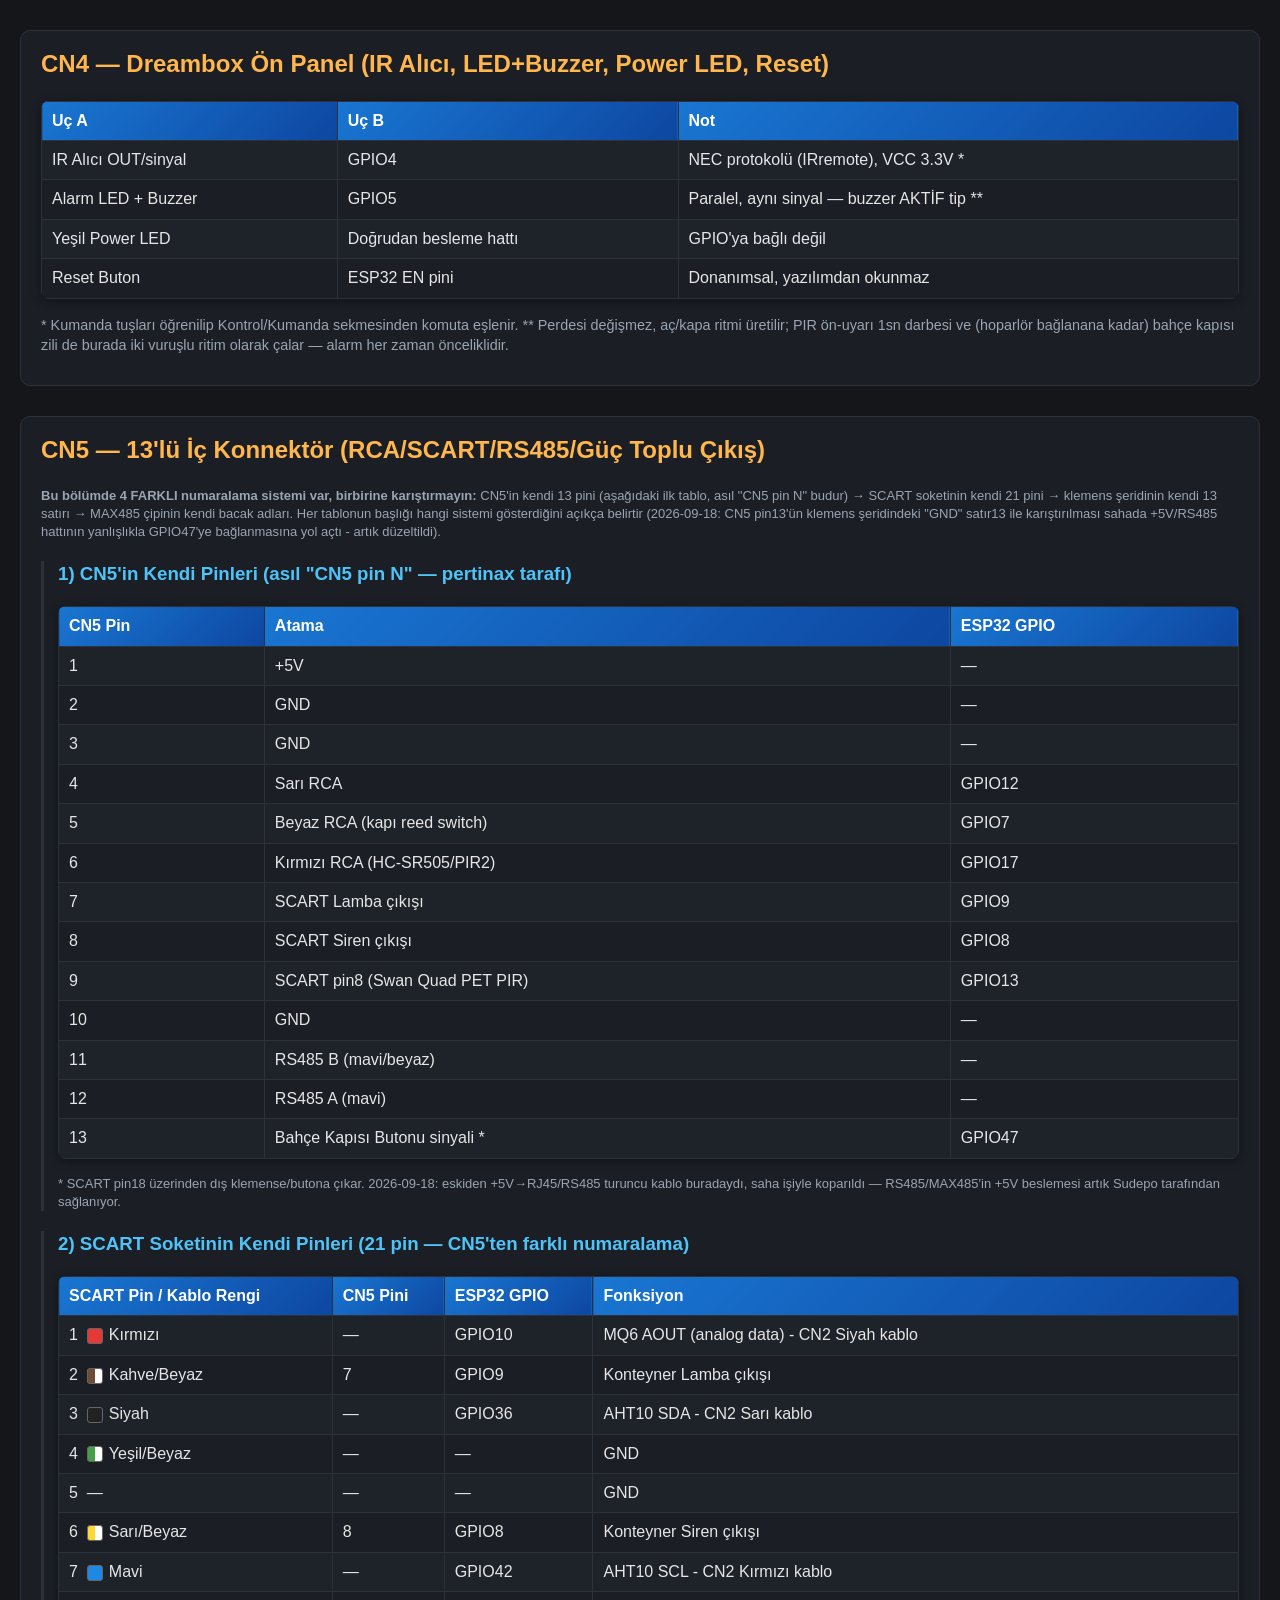
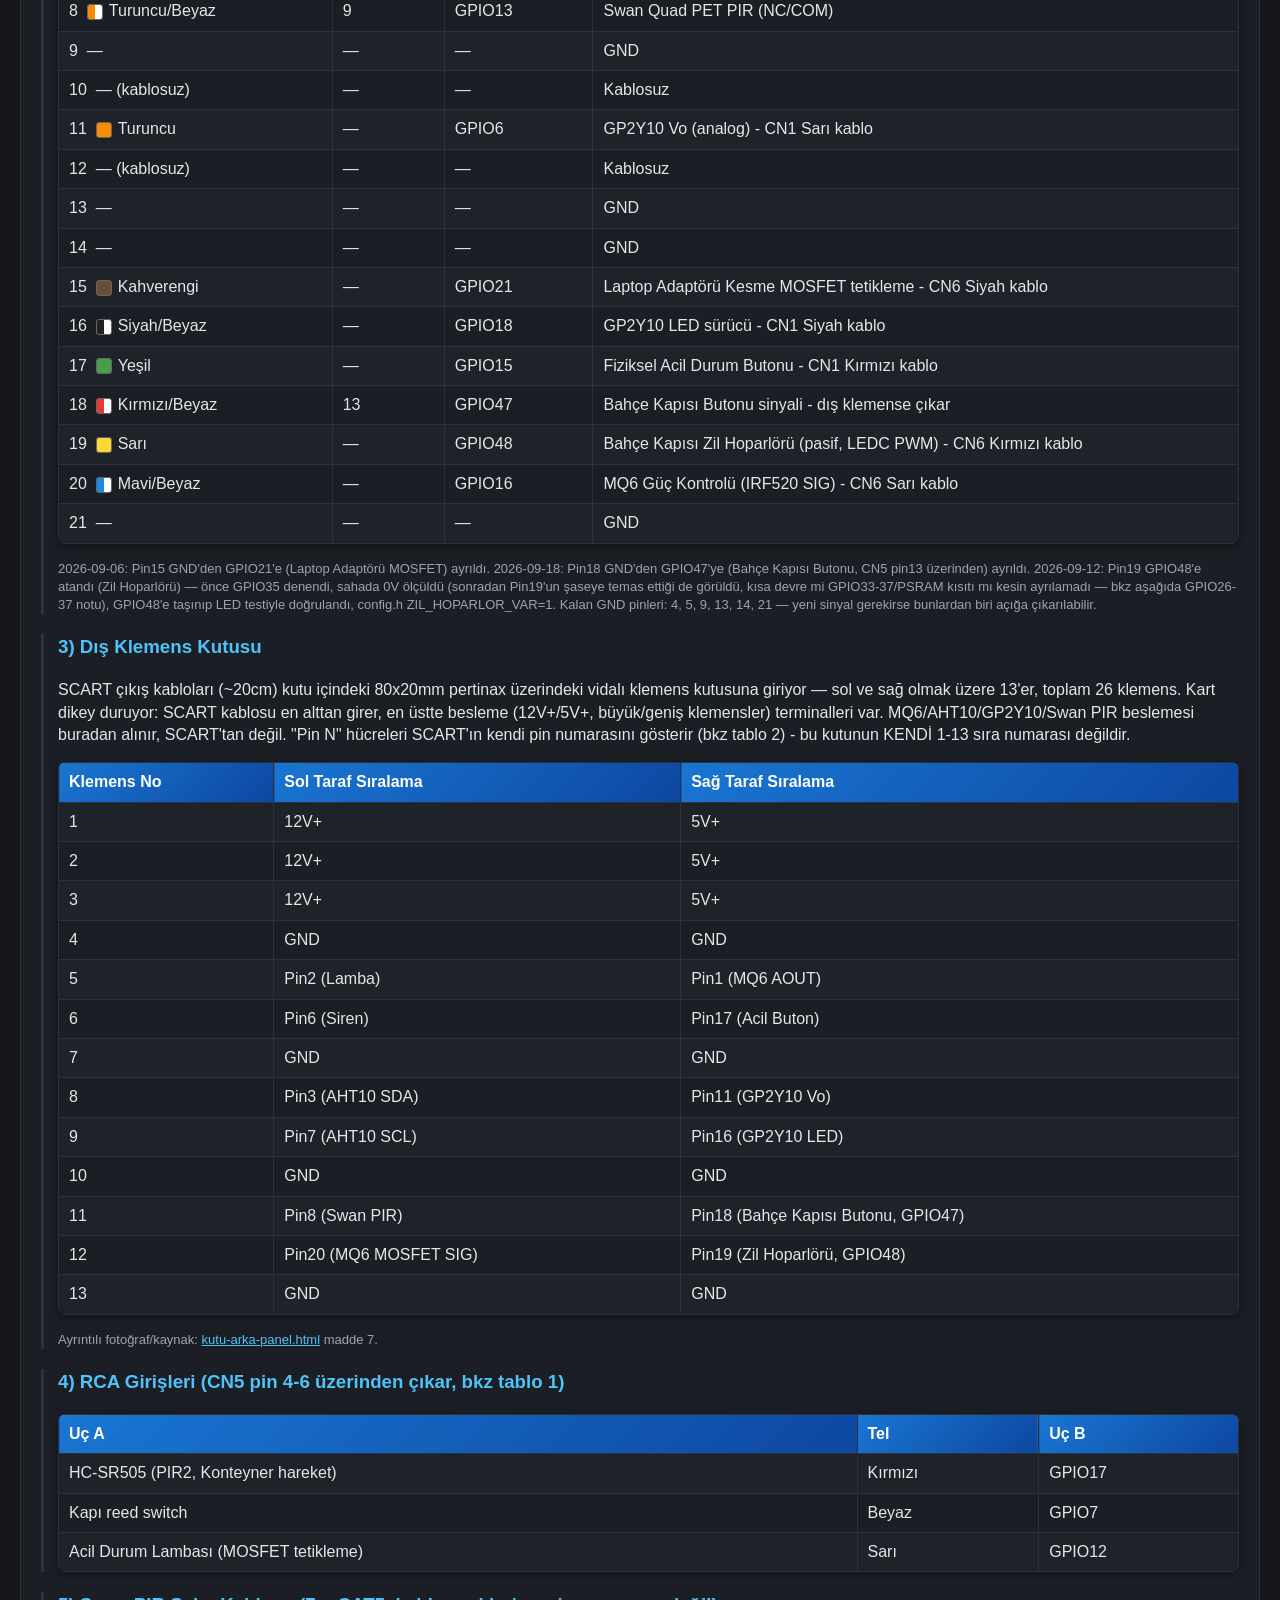
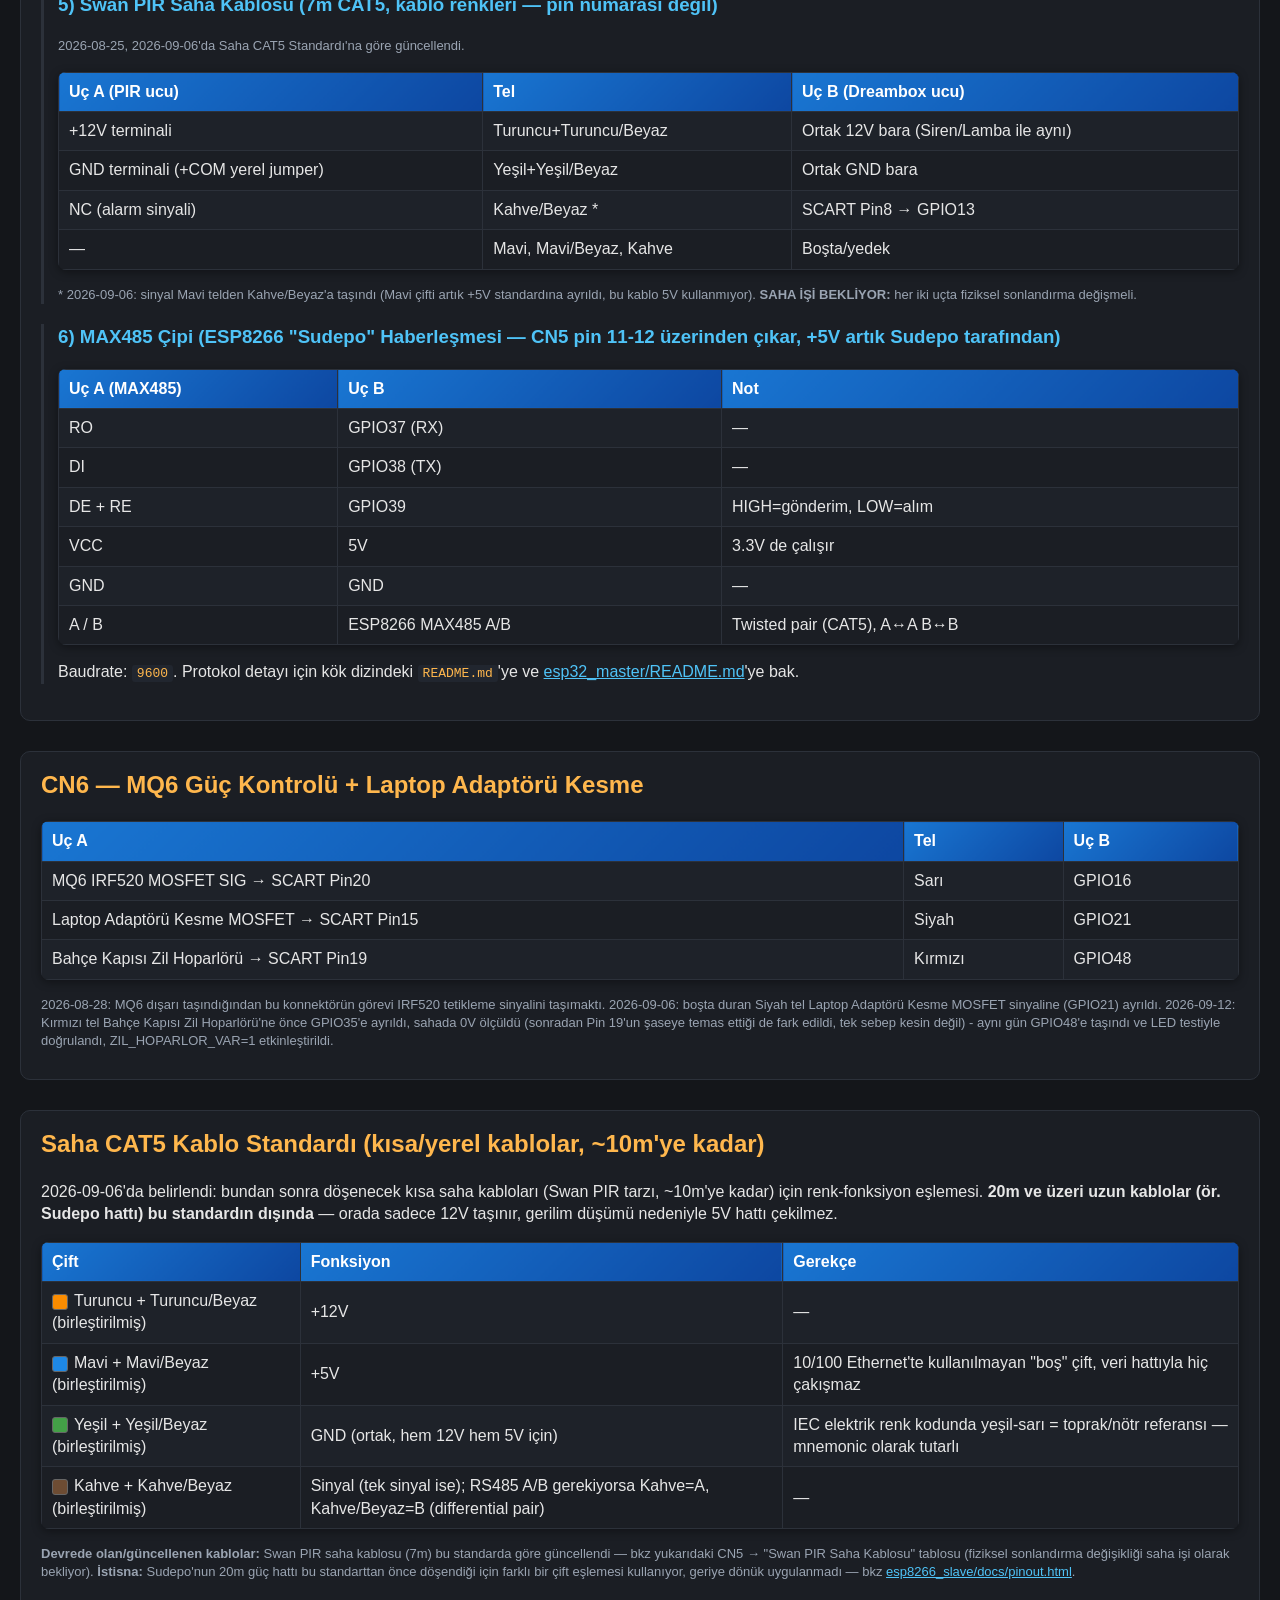
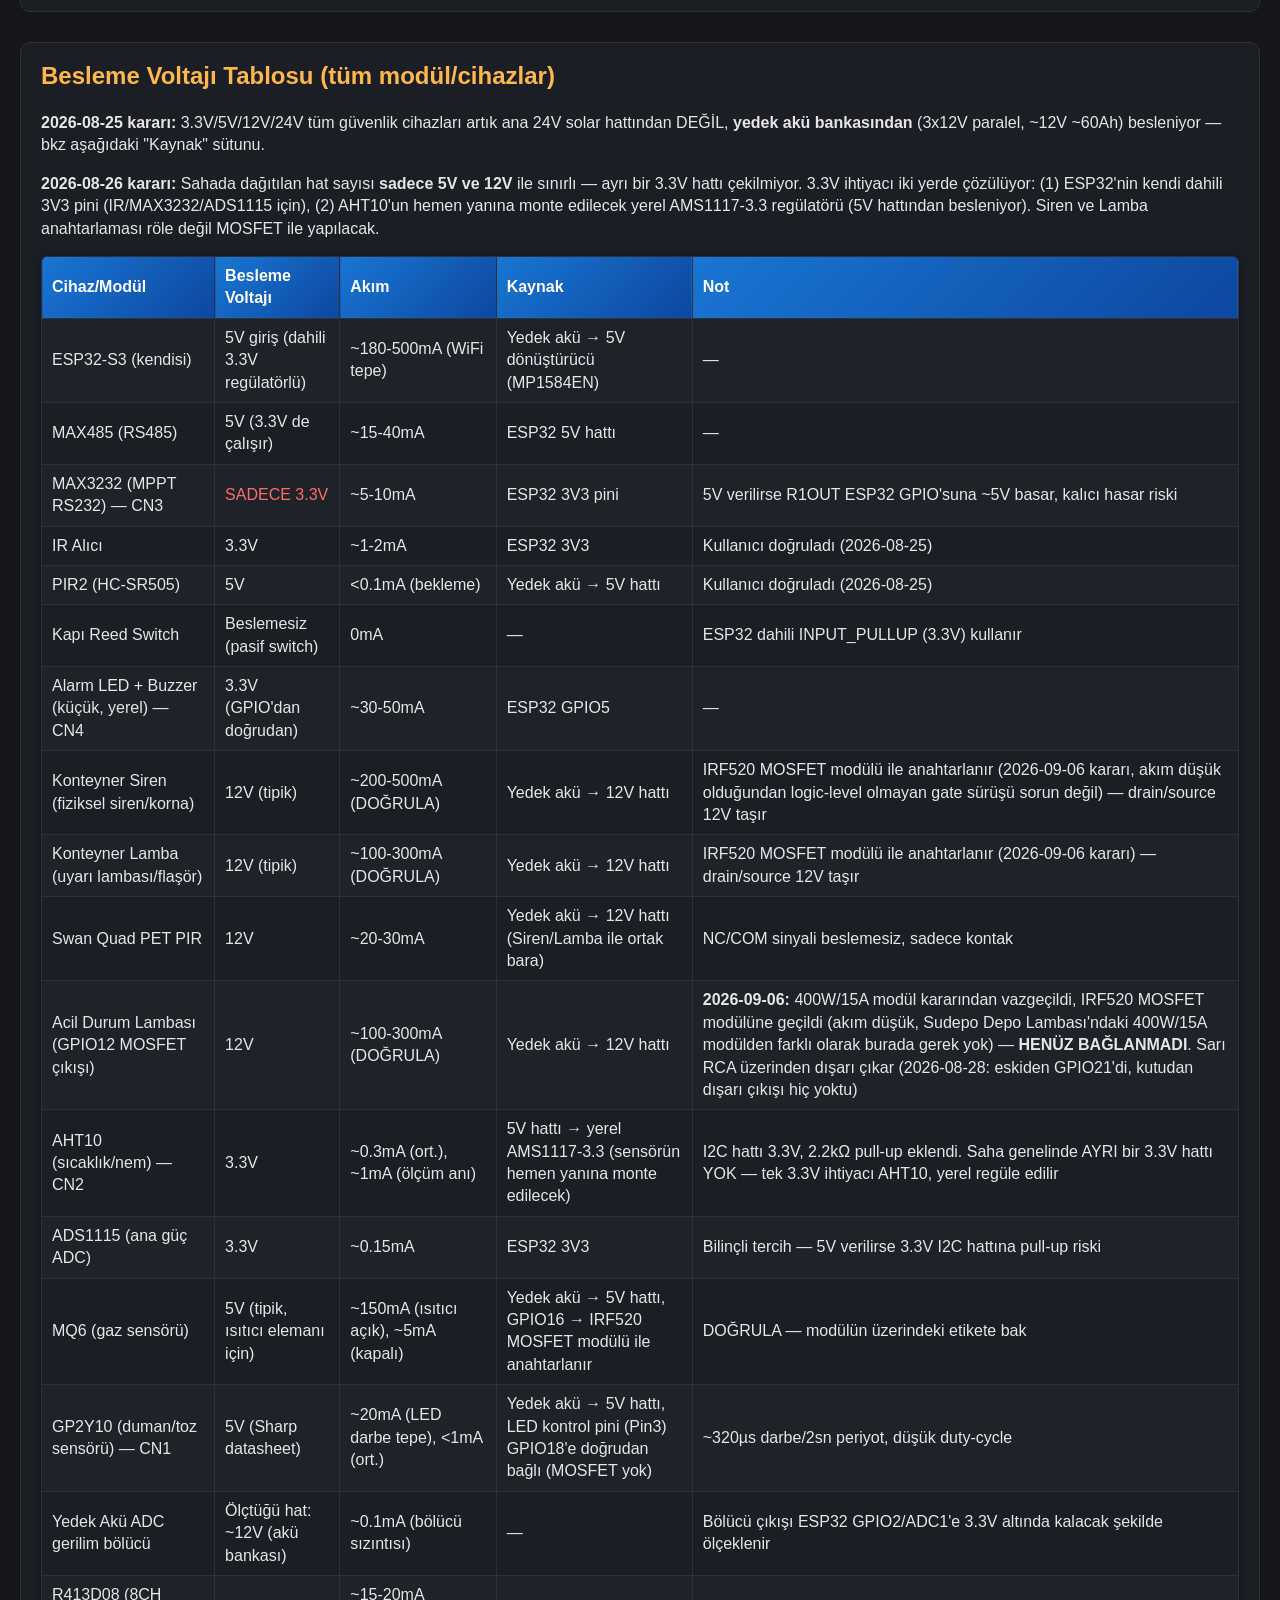
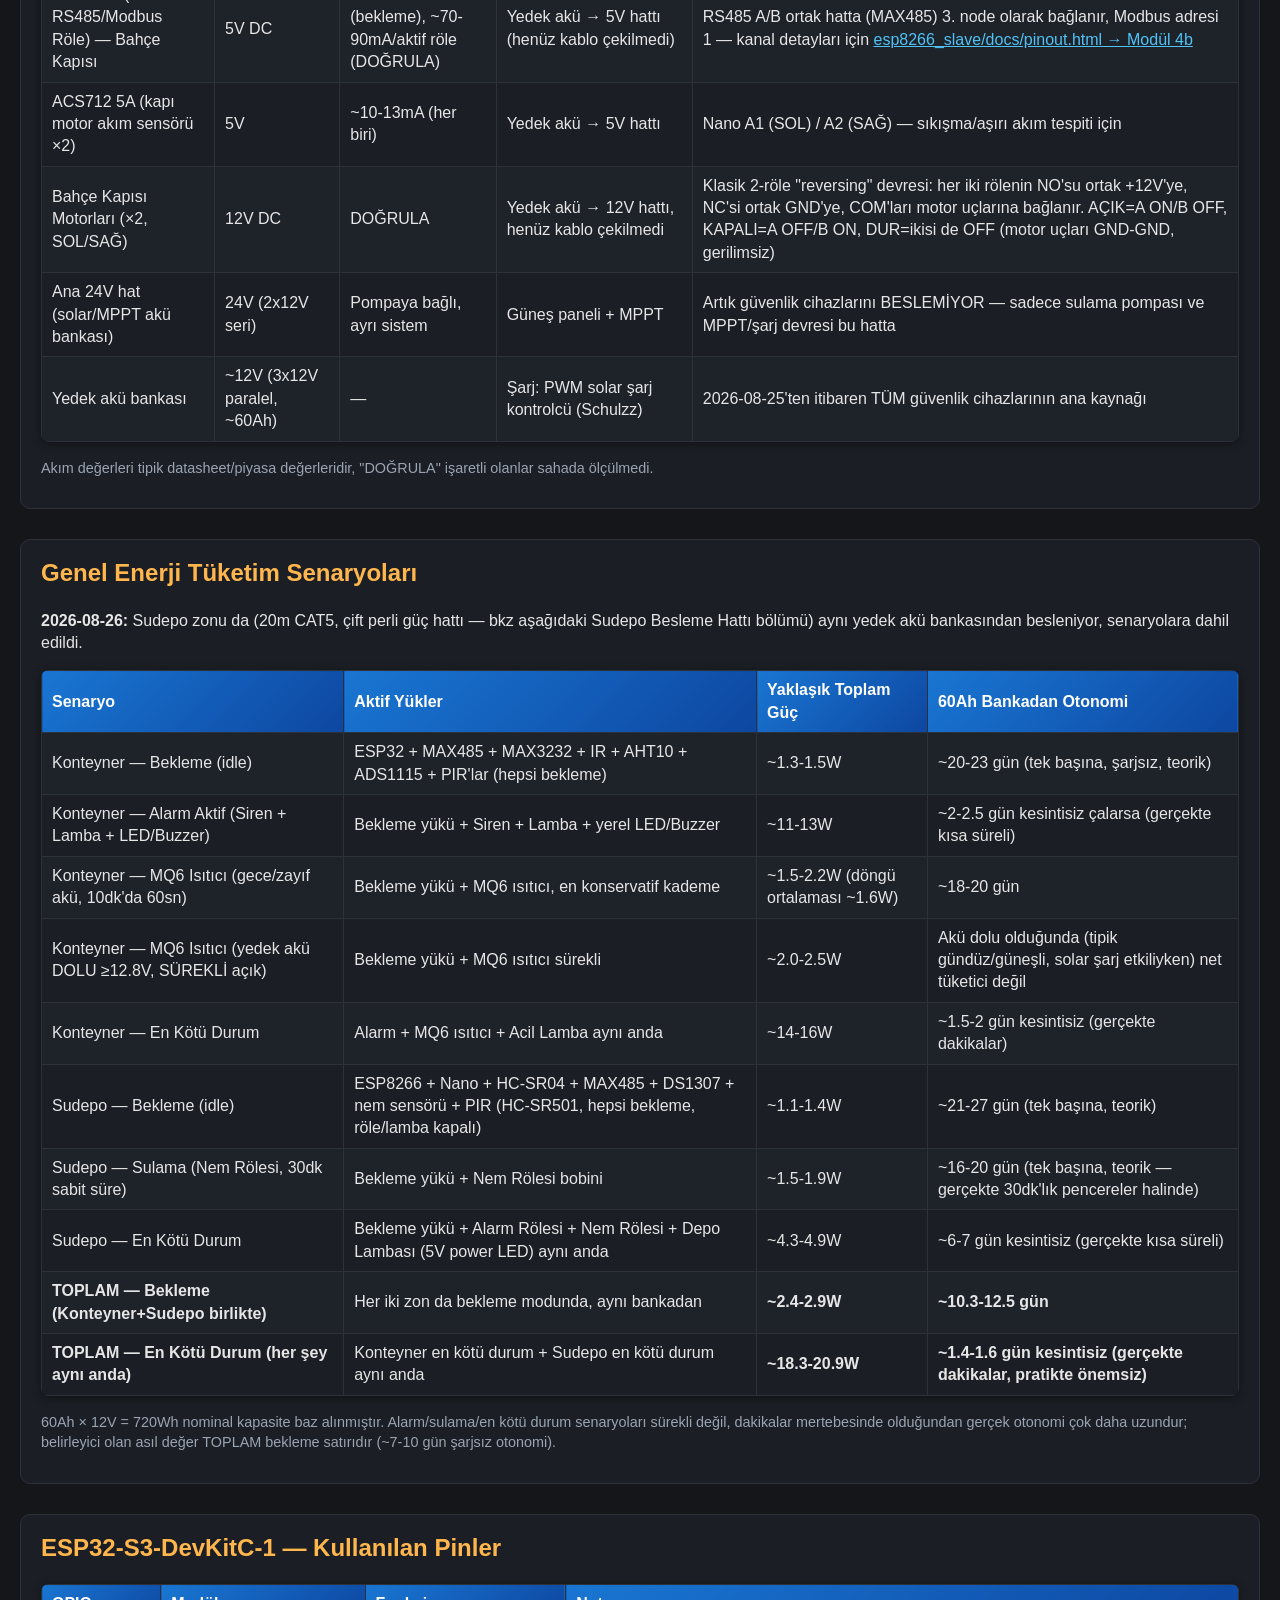
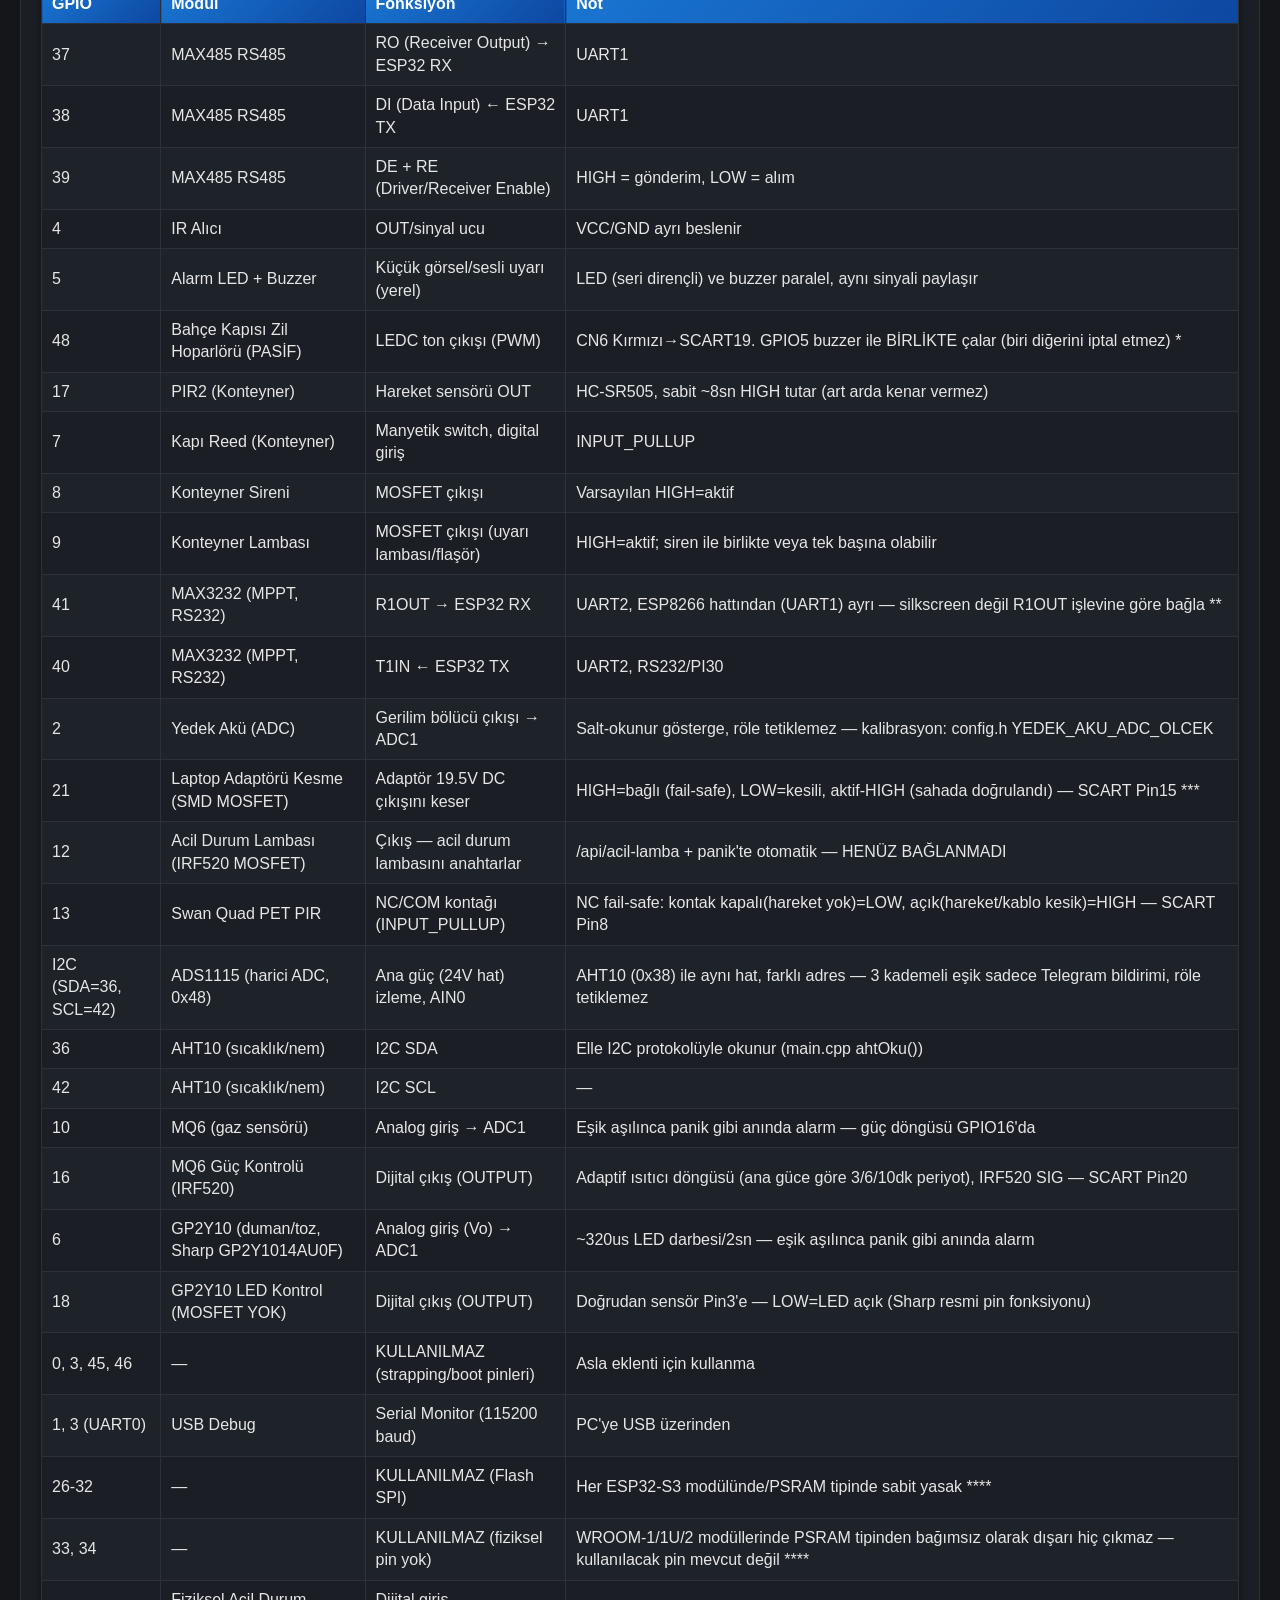
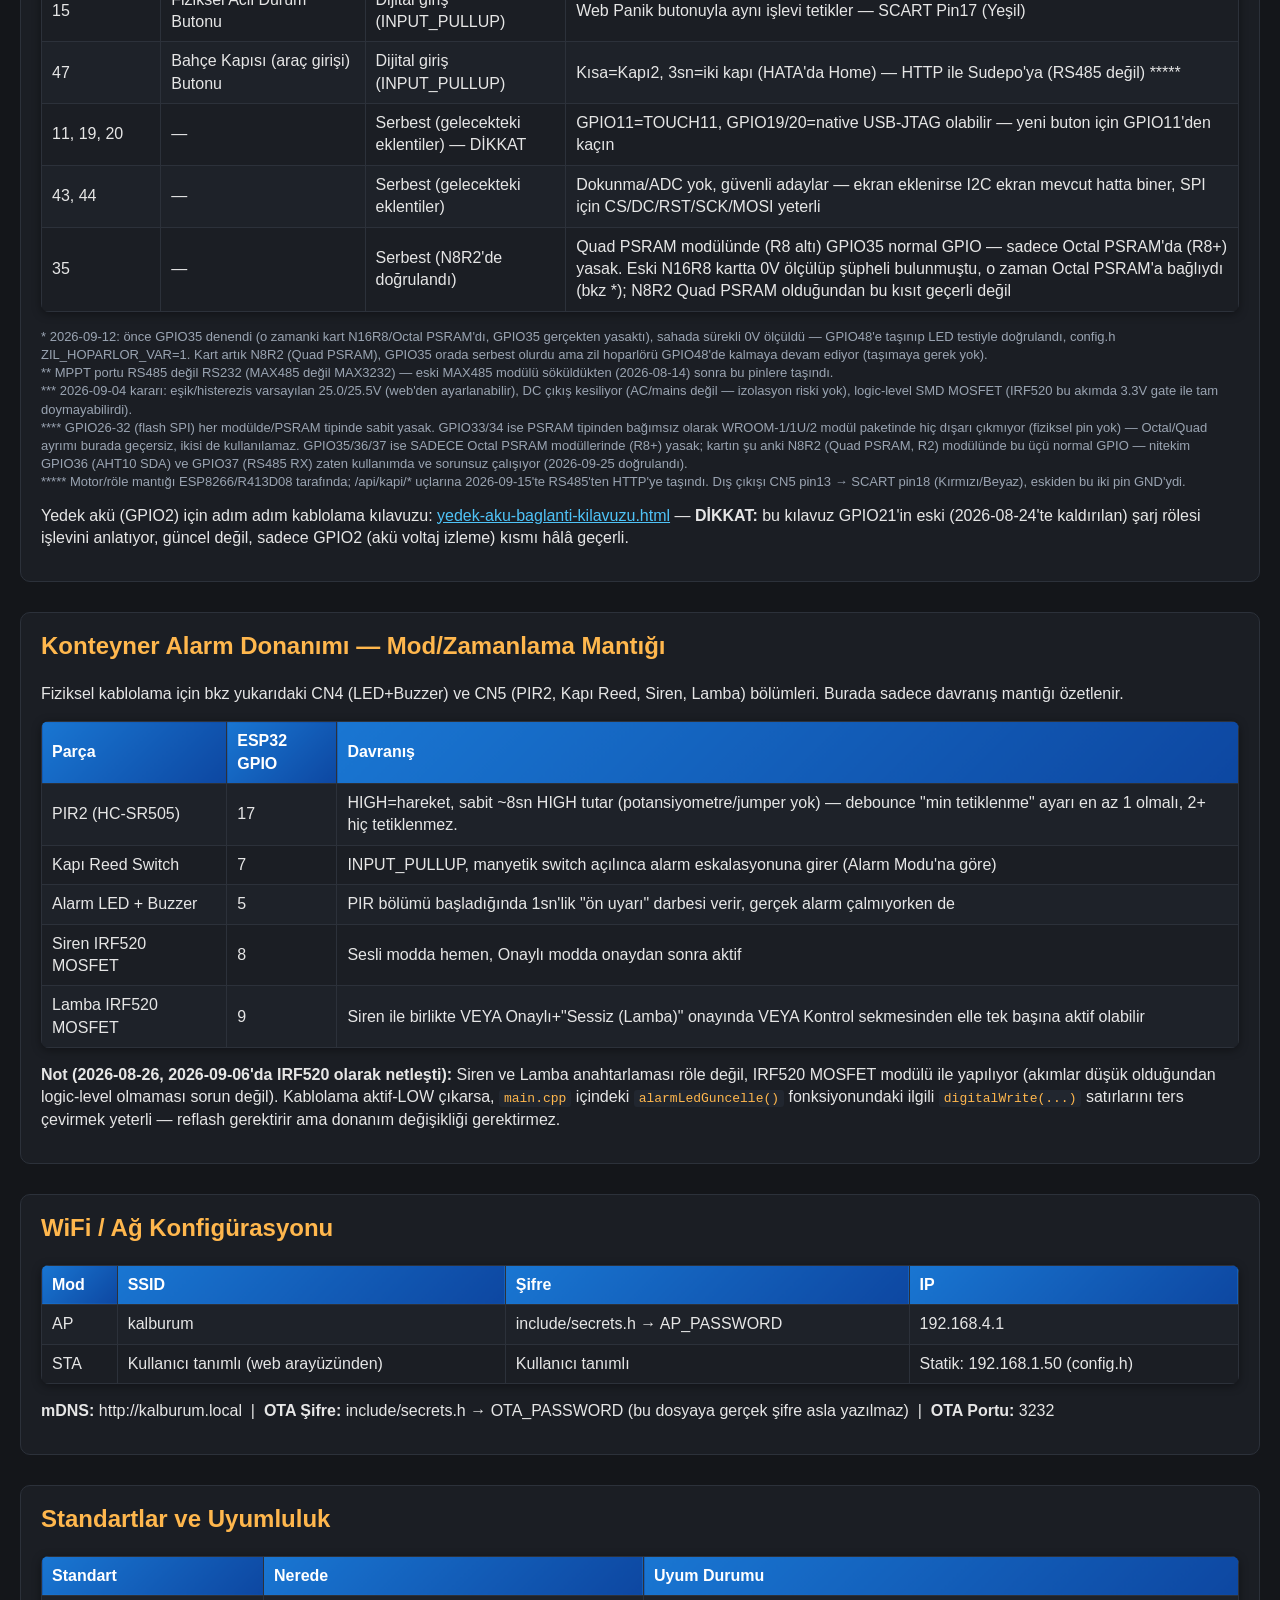
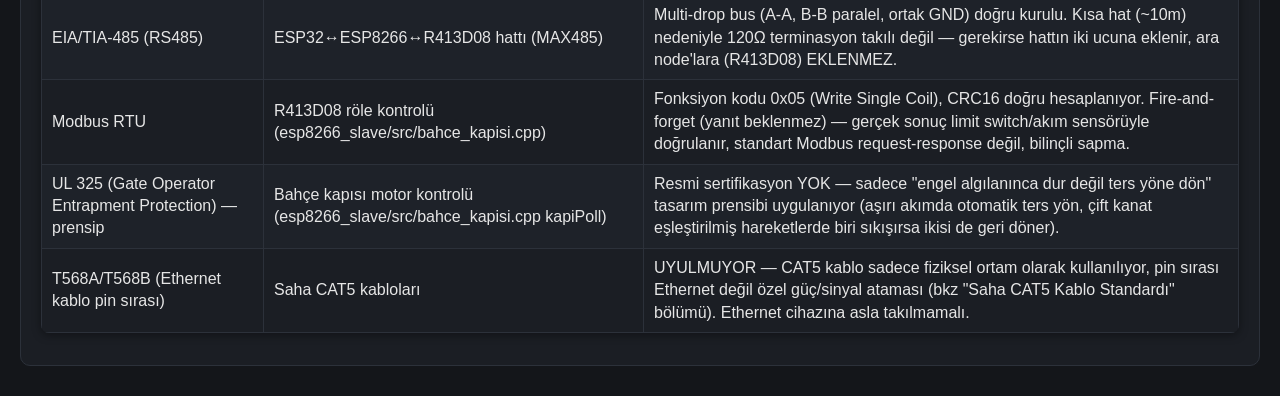
<file: esp32_master/docs/pinout.html>
<!DOCTYPE html>
<html lang="tr">
<head>
<meta charset="UTF-8">
<title>ESP32-S3 SuDepoSis v2 (Kalburum) - Pinout</title>
<style>
  :root {
    --bg: #14161a;
    --bg-alt: #1b1e24;
    --fg: #e6e6e6;
    --muted: #9aa4b2;
    --accent: #4fc3f7;
    --accent2: #ffb74d;
    --border: #2c313a;
    --th-bg1: #1976d2;
    --th-bg2: #0d47a1;
    --tr-alt: #1e2229;
    --tr-hover: #262b34;
    --code-bg: #21262f;
    --warn: #ff6b6b;
  }
  body { font-family: 'Segoe UI', Arial, sans-serif; margin: 20px; background: var(--bg); color: var(--fg); line-height: 1.4; }
  h1 { color: var(--accent); border-bottom: 2px solid var(--accent); padding-bottom: 8px; }
  h2 { color: var(--accent2); margin-top: 0; }
  h3 { color: var(--accent); }
  a { color: var(--accent); }
  table { width: 100%; border-collapse: collapse; margin: 16px 0; box-shadow: 0 2px 10px rgba(0,0,0,0.4); border-radius: 8px; overflow: hidden; }
  th, td { border: 1px solid var(--border); padding: 8px 10px; text-align: left; }
  th { background: linear-gradient(135deg, var(--th-bg1), var(--th-bg2)); color: #fff; font-weight: 600; }
  tr:nth-child(even) td { background: var(--tr-alt); }
  tbody tr:hover td { background: var(--tr-hover); }
  .section { margin-bottom: 30px; background: var(--bg-alt); border: 1px solid var(--border); border-radius: 10px; padding: 16px 20px; }
  .subsection { margin: 20px 0; padding-left: 4px; border-left: 3px solid var(--border); padding-left: 14px; }
  code { background: var(--code-bg); color: var(--accent2); padding: 1px 5px; border-radius: 3px; }
  pre { background: var(--code-bg); border: 1px solid var(--border); border-radius: 8px; padding: 12px; overflow-x: auto; color: var(--fg); }
  .swatch { display: inline-block; width: 14px; height: 14px; border: 1px solid #666; border-radius: 3px; vertical-align: middle; margin-right: 6px; }
  .cn-tag { display: inline-block; background: var(--accent); color: #06202b; font-weight: 700; font-size: 0.8em; padding: 1px 6px; border-radius: 10px; margin-left: 6px; }
  @media print {
    body { margin: 0; background: #fff; color: #000; }
    .no-print { display: none; }
    table { page-break-inside: avoid; box-shadow: none; }
    .section { background: #fff; border: 1px solid #ccc; }
  }
</style>
</head>
<body>
<h1>ESP32-S3 SuDepoSis v2 ("Kalburum") — Pinout ve Modül Tablosu</h1>
<p class="no-print">Yazdırmak için tarayıcınızın yazdırma (Ctrl+P) özelliğini kullanabilirsiniz. ESP8266/Nano tarafı için <a href="../../esp8266_slave/docs/pinout.html">esp8266_slave/docs/pinout.html</a> içine bak. Konteyner bağlantı kılavuzu (tüm saha sensörleri, component bazlı): <a href="konteyner-baglanti-kilavuzu.html">konteyner-baglanti-kilavuzu.html</a>.</p>

<div class="section">
<h2>Genel Bağlantı Şeması (3 kart)</h2>
<pre>
                     RS485 (9600 baud, MAX485, CAT5 - A/B twisted pair)
┌───────────────────────┐   ◄─────────────────────────►   ┌──────────────────────┐
│  ESP32-S3 "Kalburum"   │                                 │  ESP8266 "Sudepo"     │
│  (master)               │                                 │  (slave)               │
│  GPIO37 RX ← MAX485 RO  │                                 │  D7  RX ← MAX485 RO   │
│  GPIO38 TX → MAX485 DI  │                                 │  D0  TX → MAX485 DI   │
│  GPIO39    → DE/RE      │                                 │  D3     → DE/RE       │
│                         │                                 │  + HC-SR04, DS1307 RTC│
│  + Konteyner Zonu       │                                 └──────────┬────────────┘
│    (IR GPIO4, PIR2      │                                            │ UART0 (9600 baud)
│    GPIO17, Swan GPIO13, │                                            │ (470Ω seri + 1kΩ pull-down,
│    reed GPIO7, siren    │                                 ┌──────────▼────────────┐
│    GPIO8, lamba GPIO9)  │                                 │  Arduino Nano          │
│  + MPPT (RS232/PI30,    │                                 │  D2/D3  Bahçe kapalı sw│
│    UART2, GPIO40/41,    │                                 │  D7/D9  Bahçe açık sw  │
│    MAX3232)             │                                 │  D10    Bahçe zil butonu│
│  + Yedek Akü ADC GPIO2  │                                 │  D12    Pasif buzzer   │
│  + Adaptör kesme GPIO21 │                                 │  A1/A2  Motor akımı    │
│  + Acil lamba GPIO12    │                                 │  D4     Alarm rölesi   │
│  + Acil buton GPIO15    │                                 │  D5     Nem rölesi     │
│  + Bahçe butonu GPIO47  │                                 │  D6     PIR (Sudepo)   │
│  + Zil hoparlörü GPIO48 │                                 │  D13    Depo lambası   │
│  + AHT10/MQ6/GP2Y10     │                                 │  A0     Toprak nem     │
│    (GPIO36/42/10/6/18)  │                                 └────────────────────────┘
└───────────────────────┘
</pre>
<p><strong>Not:</strong> Konteyner Zonu (Kalburum'un bulunduğu konteynerdeki alarm/aydınlatma donanımı) tamamen
ESP32-S3'e doğrudan bağlıdır, RS485/ESP8266/Nano'dan bağımsızdır — kendi PIR'ı, kapı reed switch'i, IR alıcısı,
sireni ve lambası var. "Sudepo Zonu" (depo tarafı: seviye, kapı1/2, alarm rölesi, nem rölesi, "Sudepo" lambası)
ESP8266+Nano üzerinden RS485 ile yönetilir.</p>
</div>

<div class="section">
<h2>Pertinax Kartı Konnektörleri (CN1–CN6) — Özet</h2>
<table>
<tr><th>Konnektör</th><th>Bağlı Modül</th><th>ESP32 GPIO</th></tr>
<tr><td>CN1</td><td>GP2Y1014AU0F (duman/toz sensörü) + Acil Durum Butonu sinyali</td><td>6, 15, 18</td></tr>
<tr><td>CN2</td><td>AHT10 (sıcaklık/nem, I2C) + MQ6 AOUT sinyali</td><td>10, 36, 42</td></tr>
<tr><td>CN3</td><td>MAX3232 (MPPT RS232)</td><td>40, 41</td></tr>
<tr><td>CN4</td><td>Dreambox Ön Panel (IR Alıcı, Kırmızı LED+Buzzer, Yeşil Power LED, Reset Buton)</td><td>4, 5, — (Power LED beslemeye doğrudan), — (Reset ESP32 EN pinine)</td></tr>
<tr><td>CN5</td><td>13'lü iç konnektör (RCA/SCART/RS485/güç toplu çıkış)</td><td>7, 8, 9, 12, 13, 17</td></tr>
<tr><td>CN6</td><td>MQ6 Güç Kontrolü (Sarı tel, GPIO16 → SCART Pin 20) + Laptop Adaptörü Kesme MOSFET (Siyah tel, GPIO21 → SCART Pin 15, 2026-09-06). Kırmızı tel (SCART Pin 19) → <b>Bahçe Kapısı Zil Hoparlörü, GPIO48</b> (2026-09-12: önce GPIO35 denendi, sahada 0V ölçüldü - sonradan Pin 19'un şaseye temas ettiği de fark edildi, tam net değil ama N16R8'de GPIO33-37 zaten Octal PSRAM'a ayrıldığından GPIO48'e taşındı, LED testi başarılı) — yazılım etkin (ZIL_HOPARLOR_VAR=1)</td><td>16, 21, 48</td></tr>
</table>
<p style="font-size:13px;color:var(--muted)">CN1 ve CN2'de her biri iki farklı sinyal taşıyor — aynı kablo demetini paylaşıyorlar ama aralarında elektriksel bağlantı yok, sadece fiziksel yerleşim ortak. Aşağıda her konnektörün ayrıntısı sırasıyla verilmiştir.</p>
</div>

<div class="section">
<h2>CN1 — GP2Y1014AU0F (duman/toz sensörü) + Acil Durum Butonu</h2>
<table>
<tr><th>Uç A</th><th>Tel</th><th>Uç B</th></tr>
<tr><td>GP2Y10 Vo (analog çıkış)</td><td>Sarı</td><td>GPIO6</td></tr>
<tr><td>Fiziksel Acil Durum Butonu</td><td>Kırmızı</td><td>GPIO15</td></tr>
<tr><td>GP2Y10 LED kontrol</td><td>Siyah</td><td>GPIO18</td></tr>
</table>
</div>

<div class="section">
<h2>CN2 — AHT10 (I2C) + MQ6 AOUT</h2>
<table>
<tr><th>Uç A</th><th>Tel</th><th>Uç B</th></tr>
<tr><td>MQ6 AOUT (analog)</td><td>Siyah</td><td>GPIO10</td></tr>
<tr><td>AHT10 SDA</td><td>Sarı</td><td>GPIO36</td></tr>
<tr><td>AHT10 SCL</td><td>Kırmızı</td><td>GPIO42</td></tr>
</table>
</div>

<div class="section">
<h2>CN3 — MPPT Şarj Kontrolcü (RS232/PI30, "victor NML 3200-24" / Solinved NML serisi)</h2>
<p>Adım adım görsel kablolama kılavuzu: <a href="mppt-baglanti-kilavuzu.html">mppt-baglanti-kilavuzu.html</a></p>
<p><strong>2026-08-14 doğrulandı (servis şeması):</strong> Bu cihazın RJ45 "COM" portu (CN1,
"RS232.WIFI") RS485 DEĞİL, RS-232 — datasheet "İletişim Arayüzü: RS232/WIFI" diyor, servis
teknisyeninden alınan resmi CN1 şema fotosuyla pin ataması da kesinleşti. Menü kısaltmaları
(USB/SBU/SUB çıkış önceliği, AGM/FLD/LIB akü tipi) Voltronic/Axpert ailesiyle birebir eşleşiyor —
protokol <strong>PI30</strong> (ASCII komut-cevap + CRC16, örn. <code>QPIGS</code>), Modbus RTU
DEĞİL. Eski RS485/Modbus register yaklaşımı tamamen değiştirildi. Bu port aynı zamanda üreticinin
"730-90002-00" WiFi modülünün takıldığı port.</p>
<table>
<tr><th>Uç A (MAX3232)</th><th>Uç B</th><th>Not</th></tr>
<tr><td>R1OUT</td><td>GPIO41 (RX)</td><td>MPPT→ESP32. Silkscreen "TX" yazsa da yazmasa da RX'e bağlanan pin budur — R1OUT işlevine göre bağla, etikete değil</td></tr>
<tr><td>T1IN</td><td>GPIO40 (TX)</td><td>ESP32→MPPT</td></tr>
<tr><td>VCC</td><td>3V3</td><td style="color:#c0392b">SADECE 3.3V — 5V verilirse R1OUT ESP32'ye ~5V basar, kalıcı hasar riski</td></tr>
<tr><td>GND</td><td>GND</td><td>—</td></tr>
</table>
<p><strong>RJ45 pin ataması</strong> (T568B renk sırası, CN1 "RS232.WIFI" şemasından):</p>
<table>
<tr><th>Uç A (RJ45 Pin·Renk)</th><th>Uç B</th></tr>
<tr><td>1 · turuncu-beyaz</td><td>RXD → MAX3232 R1IN</td></tr>
<tr><td>2 · turuncu</td><td>TXD ← MAX3232 T1OUT</td></tr>
<tr><td>3,5,6,7</td><td>Kullanılmıyor (NG)</td></tr>
<tr><td>4 · mavi</td><td style="color:#c0392b">+12V VCC — BAĞLAMA (WiFi modülü beslemesi)</td></tr>
<tr><td>8 · kahverengi</td><td>GND</td></tr>
</table>
<p>Baudrate: <code>2400 8N1</code> (PI30 protokolü sabit — 9600 DEĞİL).</p>
<p><strong>QPIGS cevabındaki alanlar</strong> (boşlukla ayrılmış, sırayla):</p>
<table>
<tr><th>#</th><th>Alan</th><th>Birim</th></tr>
<tr><td>2</td><td>AC çıkış voltajı (yük)</td><td>V</td></tr>
<tr><td>5</td><td>AC aktif güç (yük)</td><td>W</td></tr>
<tr><td>8</td><td>Akü voltajı</td><td>V</td></tr>
<tr><td>10</td><td>Akü doluluk yüzdesi (SOC)</td><td>%</td></tr>
<tr><td>12</td><td>PV giriş akımı</td><td>A</td></tr>
<tr><td>13</td><td>PV giriş voltajı</td><td>V</td></tr>
<tr><td>19</td><td>PV şarj gücü</td><td>W</td></tr>
</table>
<p>Kaynak: "Axpert MKS II&amp;MKS III&amp;MKS IV RS232 Protocol" (Voltronic resmi dokümanı,
<code>sudepo/05 belgeler/</code> altındaki datasheet'lerle birlikte saklanıyor).</p>
</div>

<div class="section">
<h2>CN4 — Dreambox Ön Panel (IR Alıcı, LED+Buzzer, Power LED, Reset)</h2>
<table>
<tr><th>Uç A</th><th>Uç B</th><th>Not</th></tr>
<tr><td>IR Alıcı OUT/sinyal</td><td>GPIO4</td><td>NEC protokolü (IRremote), VCC 3.3V *</td></tr>
<tr><td>Alarm LED + Buzzer</td><td>GPIO5</td><td>Paralel, aynı sinyal — buzzer AKTİF tip **</td></tr>
<tr><td>Yeşil Power LED</td><td>Doğrudan besleme hattı</td><td>GPIO'ya bağlı değil</td></tr>
<tr><td>Reset Buton</td><td>ESP32 EN pini</td><td>Donanımsal, yazılımdan okunmaz</td></tr>
</table>
<p style="color:var(--muted); font-size:0.9em">* Kumanda tuşları öğrenilip Kontrol/Kumanda sekmesinden komuta eşlenir. ** Perdesi değişmez, aç/kapa ritmi üretilir; PIR ön-uyarı 1sn darbesi ve (hoparlör bağlanana kadar) bahçe kapısı zili de burada iki vuruşlu ritim olarak çalar — alarm her zaman önceliklidir.</p>
</div>

<div class="section">
<h2>CN5 — 13'lü İç Konnektör (RCA/SCART/RS485/Güç Toplu Çıkış)</h2>
<p style="font-size:13px;color:var(--muted)"><b>Bu bölümde 4 FARKLI numaralama sistemi var, birbirine karıştırmayın:</b> CN5'in kendi 13 pini (aşağıdaki ilk tablo, asıl "CN5 pin N" budur) → SCART soketinin kendi 21 pini → klemens şeridinin kendi 13 satırı → MAX485 çipinin kendi bacak adları. Her tablonun başlığı hangi sistemi gösterdiğini açıkça belirtir (2026-09-18: CN5 pin13'ün klemens şeridindeki "GND" satır13 ile karıştırılması sahada +5V/RS485 hattının yanlışlıkla GPIO47'ye bağlanmasına yol açtı - artık düzeltildi).</p>

<div class="subsection">
<h3>1) CN5'in Kendi Pinleri (asıl "CN5 pin N" — pertinax tarafı)</h3>
<table>
<tr><th>CN5 Pin</th><th>Atama</th><th>ESP32 GPIO</th></tr>
<tr><td>1</td><td>+5V</td><td>—</td></tr>
<tr><td>2</td><td>GND</td><td>—</td></tr>
<tr><td>3</td><td>GND</td><td>—</td></tr>
<tr><td>4</td><td>Sarı RCA</td><td>GPIO12</td></tr>
<tr><td>5</td><td>Beyaz RCA (kapı reed switch)</td><td>GPIO7</td></tr>
<tr><td>6</td><td>Kırmızı RCA (HC-SR505/PIR2)</td><td>GPIO17</td></tr>
<tr><td>7</td><td>SCART Lamba çıkışı</td><td>GPIO9</td></tr>
<tr><td>8</td><td>SCART Siren çıkışı</td><td>GPIO8</td></tr>
<tr><td>9</td><td>SCART pin8 (Swan Quad PET PIR)</td><td>GPIO13</td></tr>
<tr><td>10</td><td>GND</td><td>—</td></tr>
<tr><td>11</td><td>RS485 B (mavi/beyaz)</td><td>—</td></tr>
<tr><td>12</td><td>RS485 A (mavi)</td><td>—</td></tr>
<tr><td>13</td><td>Bahçe Kapısı Butonu sinyali *</td><td>GPIO47</td></tr>
</table>
<p style="font-size:13px;color:var(--muted)">* SCART pin18 üzerinden dış klemense/butona çıkar. 2026-09-18: eskiden +5V→RJ45/RS485 turuncu kablo buradaydı, saha işiyle koparıldı — RS485/MAX485'in +5V beslemesi artık Sudepo tarafından sağlanıyor.</p>
</div>

<div class="subsection">
<h3>2) SCART Soketinin Kendi Pinleri (21 pin — CN5'ten farklı numaralama)</h3>
<table>
<tr><th>SCART Pin / Kablo Rengi</th><th>CN5 Pini</th><th>ESP32 GPIO</th><th>Fonksiyon</th></tr>
<tr><td>1 &nbsp;<span class="swatch" style="background:#e53935"></span>Kırmızı</td><td>—</td><td>GPIO10</td><td>MQ6 AOUT (analog data) - CN2 Siyah kablo</td></tr>
<tr><td>2 &nbsp;<span class="swatch" style="background:linear-gradient(90deg,#6d4c33 50%,#ffffff 50%)"></span>Kahve/Beyaz</td><td>7</td><td>GPIO9</td><td>Konteyner Lamba çıkışı</td></tr>
<tr><td>3 &nbsp;<span class="swatch" style="background:#222"></span>Siyah</td><td>—</td><td>GPIO36</td><td>AHT10 SDA - CN2 Sarı kablo</td></tr>
<tr><td>4 &nbsp;<span class="swatch" style="background:linear-gradient(90deg,#43a047 50%,#ffffff 50%)"></span>Yeşil/Beyaz</td><td>—</td><td>—</td><td>GND</td></tr>
<tr><td>5 &nbsp;—</td><td>—</td><td>—</td><td>GND</td></tr>
<tr><td>6 &nbsp;<span class="swatch" style="background:linear-gradient(90deg,#fdd835 50%,#ffffff 50%)"></span>Sarı/Beyaz</td><td>8</td><td>GPIO8</td><td>Konteyner Siren çıkışı</td></tr>
<tr><td>7 &nbsp;<span class="swatch" style="background:#1e88e5"></span>Mavi</td><td>—</td><td>GPIO42</td><td>AHT10 SCL - CN2 Kırmızı kablo</td></tr>
<tr><td>8 &nbsp;<span class="swatch" style="background:linear-gradient(90deg,#fb8c00 50%,#ffffff 50%)"></span>Turuncu/Beyaz</td><td>9</td><td>GPIO13</td><td>Swan Quad PET PIR (NC/COM)</td></tr>
<tr><td>9 &nbsp;—</td><td>—</td><td>—</td><td>GND</td></tr>
<tr><td>10 &nbsp;— (kablosuz)</td><td>—</td><td>—</td><td>Kablosuz</td></tr>
<tr><td>11 &nbsp;<span class="swatch" style="background:#fb8c00"></span>Turuncu</td><td>—</td><td>GPIO6</td><td>GP2Y10 Vo (analog) - CN1 Sarı kablo</td></tr>
<tr><td>12 &nbsp;— (kablosuz)</td><td>—</td><td>—</td><td>Kablosuz</td></tr>
<tr><td>13 &nbsp;—</td><td>—</td><td>—</td><td>GND</td></tr>
<tr><td>14 &nbsp;—</td><td>—</td><td>—</td><td>GND</td></tr>
<tr><td>15 &nbsp;<span class="swatch" style="background:#6d4c33"></span>Kahverengi</td><td>—</td><td>GPIO21</td><td>Laptop Adaptörü Kesme MOSFET tetikleme - CN6 Siyah kablo</td></tr>
<tr><td>16 &nbsp;<span class="swatch" style="background:linear-gradient(90deg,#222 50%,#ffffff 50%)"></span>Siyah/Beyaz</td><td>—</td><td>GPIO18</td><td>GP2Y10 LED sürücü - CN1 Siyah kablo</td></tr>
<tr><td>17 &nbsp;<span class="swatch" style="background:#43a047"></span>Yeşil</td><td>—</td><td>GPIO15</td><td>Fiziksel Acil Durum Butonu - CN1 Kırmızı kablo</td></tr>
<tr><td>18 &nbsp;<span class="swatch" style="background:linear-gradient(90deg,#e53935 50%,#ffffff 50%)"></span>Kırmızı/Beyaz</td><td>13</td><td>GPIO47</td><td>Bahçe Kapısı Butonu sinyali - dış klemense çıkar</td></tr>
<tr><td>19 &nbsp;<span class="swatch" style="background:#fdd835"></span>Sarı</td><td>—</td><td>GPIO48</td><td>Bahçe Kapısı Zil Hoparlörü (pasif, LEDC PWM) - CN6 Kırmızı kablo</td></tr>
<tr><td>20 &nbsp;<span class="swatch" style="background:linear-gradient(90deg,#1e88e5 50%,#ffffff 50%)"></span>Mavi/Beyaz</td><td>—</td><td>GPIO16</td><td>MQ6 Güç Kontrolü (IRF520 SIG) - CN6 Sarı kablo</td></tr>
<tr><td>21 &nbsp;—</td><td>—</td><td>—</td><td>GND</td></tr>
</table>
<p style="margin-top:8px;font-size:13px;color:var(--muted)">2026-09-06: Pin15 GND'den GPIO21'e (Laptop Adaptörü MOSFET) ayrıldı. 2026-09-18: Pin18 GND'den GPIO47'ye (Bahçe Kapısı Butonu, CN5 pin13 üzerinden) ayrıldı. 2026-09-12: Pin19 GPIO48'e atandı (Zil Hoparlörü) — önce GPIO35 denendi, sahada 0V ölçüldü (sonradan Pin19'un şaseye temas ettiği de görüldü, kısa devre mi GPIO33-37/PSRAM kısıtı mı kesin ayrılamadı — bkz aşağıda GPIO26-37 notu), GPIO48'e taşınıp LED testiyle doğrulandı, config.h ZIL_HOPARLOR_VAR=1. Kalan GND pinleri: 4, 5, 9, 13, 14, 21 — yeni sinyal gerekirse bunlardan biri açığa çıkarılabilir.</p>
</div>

<div class="subsection">
<h3>3) Dış Klemens Kutusu</h3>
<p>SCART çıkış kabloları (~20cm) kutu içindeki 80x20mm pertinax üzerindeki vidalı klemens kutusuna giriyor — sol ve sağ olmak üzere 13'er, toplam 26 klemens. Kart dikey duruyor: SCART kablosu en alttan girer, en üstte besleme (12V+/5V+, büyük/geniş klemensler) terminalleri var. MQ6/AHT10/GP2Y10/Swan PIR beslemesi buradan alınır, SCART'tan değil. "Pin N" hücreleri SCART'ın kendi pin numarasını gösterir (bkz tablo 2) - bu kutunun KENDİ 1-13 sıra numarası değildir.</p>
<table>
<tr><th>Klemens No</th><th>Sol Taraf Sıralama</th><th>Sağ Taraf Sıralama</th></tr>
<tr><td>1</td><td>12V+</td><td>5V+</td></tr>
<tr><td>2</td><td>12V+</td><td>5V+</td></tr>
<tr><td>3</td><td>12V+</td><td>5V+</td></tr>
<tr><td>4</td><td>GND</td><td>GND</td></tr>
<tr><td>5</td><td>Pin2 (Lamba)</td><td>Pin1 (MQ6 AOUT)</td></tr>
<tr><td>6</td><td>Pin6 (Siren)</td><td>Pin17 (Acil Buton)</td></tr>
<tr><td>7</td><td>GND</td><td>GND</td></tr>
<tr><td>8</td><td>Pin3 (AHT10 SDA)</td><td>Pin11 (GP2Y10 Vo)</td></tr>
<tr><td>9</td><td>Pin7 (AHT10 SCL)</td><td>Pin16 (GP2Y10 LED)</td></tr>
<tr><td>10</td><td>GND</td><td>GND</td></tr>
<tr><td>11</td><td>Pin8 (Swan PIR)</td><td>Pin18 (Bahçe Kapısı Butonu, GPIO47)</td></tr>
<tr><td>12</td><td>Pin20 (MQ6 MOSFET SIG)</td><td>Pin19 (Zil Hoparlörü, GPIO48)</td></tr>
<tr><td>13</td><td>GND</td><td>GND</td></tr>
</table>
<p style="font-size:13px;color:var(--muted)">Ayrıntılı fotoğraf/kaynak: <a href="kutu-arka-panel.html">kutu-arka-panel.html</a> madde 7.</p>
</div>

<div class="subsection">
<h3>4) RCA Girişleri (CN5 pin 4-6 üzerinden çıkar, bkz tablo 1)</h3>
<table>
<tr><th>Uç A</th><th>Tel</th><th>Uç B</th></tr>
<tr><td>HC-SR505 (PIR2, Konteyner hareket)</td><td>Kırmızı</td><td>GPIO17</td></tr>
<tr><td>Kapı reed switch</td><td>Beyaz</td><td>GPIO7</td></tr>
<tr><td>Acil Durum Lambası (MOSFET tetikleme)</td><td>Sarı</td><td>GPIO12</td></tr>
</table>
</div>

<div class="subsection">
<h3>5) Swan PIR Saha Kablosu (7m CAT5, kablo renkleri — pin numarası değil)</h3>
<p style="font-size:13px;color:var(--muted)">2026-08-25, 2026-09-06'da Saha CAT5 Standardı'na göre güncellendi.</p>
<table>
<tr><th>Uç A (PIR ucu)</th><th>Tel</th><th>Uç B (Dreambox ucu)</th></tr>
<tr><td>+12V terminali</td><td>Turuncu+Turuncu/Beyaz</td><td>Ortak 12V bara (Siren/Lamba ile aynı)</td></tr>
<tr><td>GND terminali (+COM yerel jumper)</td><td>Yeşil+Yeşil/Beyaz</td><td>Ortak GND bara</td></tr>
<tr><td>NC (alarm sinyali)</td><td>Kahve/Beyaz *</td><td>SCART Pin8 → GPIO13</td></tr>
<tr><td>—</td><td>Mavi, Mavi/Beyaz, Kahve</td><td>Boşta/yedek</td></tr>
</table>
<p style="font-size:13px;color:var(--muted)">* 2026-09-06: sinyal Mavi telden Kahve/Beyaz'a taşındı (Mavi çifti artık +5V standardına ayrıldı, bu kablo 5V kullanmıyor). <b>SAHA İŞİ BEKLİYOR:</b> her iki uçta fiziksel sonlandırma değişmeli.</p>
</div>

<div class="subsection">
<h3>6) MAX485 Çipi (ESP8266 "Sudepo" Haberleşmesi — CN5 pin 11-12 üzerinden çıkar, +5V artık Sudepo tarafından)</h3>
<table>
<tr><th>Uç A (MAX485)</th><th>Uç B</th><th>Not</th></tr>
<tr><td>RO</td><td>GPIO37 (RX)</td><td>—</td></tr>
<tr><td>DI</td><td>GPIO38 (TX)</td><td>—</td></tr>
<tr><td>DE + RE</td><td>GPIO39</td><td>HIGH=gönderim, LOW=alım</td></tr>
<tr><td>VCC</td><td>5V</td><td>3.3V de çalışır</td></tr>
<tr><td>GND</td><td>GND</td><td>—</td></tr>
<tr><td>A / B</td><td>ESP8266 MAX485 A/B</td><td>Twisted pair (CAT5), A↔A B↔B</td></tr>
</table>
<p>Baudrate: <code>9600</code>. Protokol detayı için kök dizindeki <code>README.md</code>'ye ve
<a href="../README.md">esp32_master/README.md</a>'ye bak.</p>
</div>
</div>

<div class="section">
<h2>CN6 — MQ6 Güç Kontrolü + Laptop Adaptörü Kesme</h2>
<table>
<tr><th>Uç A</th><th>Tel</th><th>Uç B</th></tr>
<tr><td>MQ6 IRF520 MOSFET SIG → SCART Pin20</td><td>Sarı</td><td>GPIO16</td></tr>
<tr><td>Laptop Adaptörü Kesme MOSFET → SCART Pin15</td><td>Siyah</td><td>GPIO21</td></tr>
<tr><td>Bahçe Kapısı Zil Hoparlörü → SCART Pin19</td><td>Kırmızı</td><td>GPIO48</td></tr>
</table>
<p style="font-size:13px;color:var(--muted)">2026-08-28: MQ6 dışarı taşındığından bu konnektörün görevi IRF520 tetikleme sinyalini taşımaktı. 2026-09-06: boşta duran Siyah tel Laptop Adaptörü Kesme MOSFET sinyaline (GPIO21) ayrıldı. 2026-09-12: Kırmızı tel Bahçe Kapısı Zil Hoparlörü'ne önce GPIO35'e ayrıldı, sahada 0V ölçüldü (sonradan Pin 19'un şaseye temas ettiği de fark edildi, tek sebep kesin değil) - aynı gün GPIO48'e taşındı ve LED testiyle doğrulandı, ZIL_HOPARLOR_VAR=1 etkinleştirildi.</p>
</div>

<div class="section">
<h2>Saha CAT5 Kablo Standardı (kısa/yerel kablolar, ~10m'ye kadar)</h2>
<p>2026-09-06'da belirlendi: bundan sonra döşenecek kısa saha kabloları (Swan PIR tarzı, ~10m'ye kadar) için renk-fonksiyon eşlemesi. <strong>20m ve üzeri uzun kablolar (ör. Sudepo hattı) bu standardın dışında</strong> — orada sadece 12V taşınır, gerilim düşümü nedeniyle 5V hattı çekilmez.</p>
<table>
<tr><th>Çift</th><th>Fonksiyon</th><th>Gerekçe</th></tr>
<tr><td><span class="swatch" style="background:#fb8c00"></span>Turuncu + Turuncu/Beyaz (birleştirilmiş)</td><td>+12V</td><td>—</td></tr>
<tr><td><span class="swatch" style="background:#1e88e5"></span>Mavi + Mavi/Beyaz (birleştirilmiş)</td><td>+5V</td><td>10/100 Ethernet'te kullanılmayan "boş" çift, veri hattıyla hiç çakışmaz</td></tr>
<tr><td><span class="swatch" style="background:#43a047"></span>Yeşil + Yeşil/Beyaz (birleştirilmiş)</td><td>GND (ortak, hem 12V hem 5V için)</td><td>IEC elektrik renk kodunda yeşil-sarı = toprak/nötr referansı — mnemonic olarak tutarlı</td></tr>
<tr><td><span class="swatch" style="background:#6d4c33"></span>Kahve + Kahve/Beyaz (birleştirilmiş)</td><td>Sinyal (tek sinyal ise); RS485 A/B gerekiyorsa Kahve=A, Kahve/Beyaz=B (differential pair)</td><td>—</td></tr>
</table>
<p style="font-size:13px;color:var(--muted)"><b>Devrede olan/güncellenen kablolar:</b> Swan PIR saha kablosu (7m) bu standarda göre güncellendi — bkz yukarıdaki CN5 → "Swan PIR Saha Kablosu" tablosu (fiziksel sonlandırma değişikliği saha işi olarak bekliyor). <b>İstisna:</b> Sudepo'nun 20m güç hattı bu standarttan önce döşendiği için farklı bir çift eşlemesi kullanıyor, geriye dönük uygulanmadı — bkz <a href="../../esp8266_slave/docs/pinout.html">esp8266_slave/docs/pinout.html</a>.</p>
</div>

<div class="section">
<h2>Besleme Voltajı Tablosu (tüm modül/cihazlar)</h2>
<p><strong>2026-08-25 kararı:</strong> 3.3V/5V/12V/24V tüm güvenlik cihazları artık ana 24V solar hattından DEĞİL, <strong>yedek akü bankasından</strong> (3x12V paralel, ~12V ~60Ah) besleniyor — bkz aşağıdaki "Kaynak" sütunu.</p>
<p><strong>2026-08-26 kararı:</strong> Sahada dağıtılan hat sayısı <strong>sadece 5V ve 12V</strong> ile sınırlı — ayrı bir 3.3V hattı çekilmiyor. 3.3V ihtiyacı iki yerde çözülüyor: (1) ESP32'nin kendi dahili 3V3 pini (IR/MAX3232/ADS1115 için), (2) AHT10'un hemen yanına monte edilecek yerel AMS1117-3.3 regülatörü (5V hattından besleniyor). Siren ve Lamba anahtarlaması röle değil MOSFET ile yapılacak.</p>
<table>
<tr><th>Cihaz/Modül</th><th>Besleme Voltajı</th><th>Akım</th><th>Kaynak</th><th>Not</th></tr>
<tr><td>ESP32-S3 (kendisi)</td><td>5V giriş (dahili 3.3V regülatörlü)</td><td>~180-500mA (WiFi tepe)</td><td>Yedek akü → 5V dönüştürücü (MP1584EN)</td><td>—</td></tr>
<tr><td>MAX485 (RS485)</td><td>5V (3.3V de çalışır)</td><td>~15-40mA</td><td>ESP32 5V hattı</td><td>—</td></tr>
<tr><td>MAX3232 (MPPT RS232) — CN3</td><td style="color:var(--warn)">SADECE 3.3V</td><td>~5-10mA</td><td>ESP32 3V3 pini</td><td>5V verilirse R1OUT ESP32 GPIO'suna ~5V basar, kalıcı hasar riski</td></tr>
<tr><td>IR Alıcı</td><td>3.3V</td><td>~1-2mA</td><td>ESP32 3V3</td><td>Kullanıcı doğruladı (2026-08-25)</td></tr>
<tr><td>PIR2 (HC-SR505)</td><td>5V</td><td>&lt;0.1mA (bekleme)</td><td>Yedek akü → 5V hattı</td><td>Kullanıcı doğruladı (2026-08-25)</td></tr>
<tr><td>Kapı Reed Switch</td><td>Beslemesiz (pasif switch)</td><td>0mA</td><td>—</td><td>ESP32 dahili INPUT_PULLUP (3.3V) kullanır</td></tr>
<tr><td>Alarm LED + Buzzer (küçük, yerel) — CN4</td><td>3.3V (GPIO'dan doğrudan)</td><td>~30-50mA</td><td>ESP32 GPIO5</td><td>—</td></tr>
<tr><td>Konteyner Siren (fiziksel siren/korna)</td><td>12V (tipik)</td><td>~200-500mA (DOĞRULA)</td><td>Yedek akü → 12V hattı</td><td>IRF520 MOSFET modülü ile anahtarlanır (2026-09-06 kararı, akım düşük olduğundan logic-level olmayan gate sürüşü sorun değil) — drain/source 12V taşır</td></tr>
<tr><td>Konteyner Lamba (uyarı lambası/flaşör)</td><td>12V (tipik)</td><td>~100-300mA (DOĞRULA)</td><td>Yedek akü → 12V hattı</td><td>IRF520 MOSFET modülü ile anahtarlanır (2026-09-06 kararı) — drain/source 12V taşır</td></tr>
<tr><td>Swan Quad PET PIR</td><td>12V</td><td>~20-30mA</td><td>Yedek akü → 12V hattı (Siren/Lamba ile ortak bara)</td><td>NC/COM sinyali beslemesiz, sadece kontak</td></tr>
<tr><td>Acil Durum Lambası (GPIO12 MOSFET çıkışı)</td><td>12V</td><td>~100-300mA (DOĞRULA)</td><td>Yedek akü → 12V hattı</td><td><b>2026-09-06:</b> 400W/15A modül kararından vazgeçildi, IRF520 MOSFET modülüne geçildi (akım düşük, Sudepo Depo Lambası'ndaki 400W/15A modülden farklı olarak burada gerek yok) — <b>HENÜZ BAĞLANMADI</b>. Sarı RCA üzerinden dışarı çıkar (2026-08-28: eskiden GPIO21'di, kutudan dışarı çıkışı hiç yoktu)</td></tr>
<tr><td>AHT10 (sıcaklık/nem) — CN2</td><td>3.3V</td><td>~0.3mA (ort.), ~1mA (ölçüm anı)</td><td>5V hattı → yerel AMS1117-3.3 (sensörün hemen yanına monte edilecek)</td><td>I2C hattı 3.3V, 2.2kΩ pull-up eklendi. Saha genelinde AYRI bir 3.3V hattı YOK — tek 3.3V ihtiyacı AHT10, yerel regüle edilir</td></tr>
<tr><td>ADS1115 (ana güç ADC)</td><td>3.3V</td><td>~0.15mA</td><td>ESP32 3V3</td><td>Bilinçli tercih — 5V verilirse 3.3V I2C hattına pull-up riski</td></tr>
<tr><td>MQ6 (gaz sensörü)</td><td>5V (tipik, ısıtıcı elemanı için)</td><td>~150mA (ısıtıcı açık), ~5mA (kapalı)</td><td>Yedek akü → 5V hattı, GPIO16 → IRF520 MOSFET modülü ile anahtarlanır</td><td>DOĞRULA — modülün üzerindeki etikete bak</td></tr>
<tr><td>GP2Y10 (duman/toz sensörü) — CN1</td><td>5V (Sharp datasheet)</td><td>~20mA (LED darbe tepe), &lt;1mA (ort.)</td><td>Yedek akü → 5V hattı, LED kontrol pini (Pin3) GPIO18'e doğrudan bağlı (MOSFET yok)</td><td>~320µs darbe/2sn periyot, düşük duty-cycle</td></tr>
<tr><td>Yedek Akü ADC gerilim bölücü</td><td>Ölçtüğü hat: ~12V (akü bankası)</td><td>~0.1mA (bölücü sızıntısı)</td><td>—</td><td>Bölücü çıkışı ESP32 GPIO2/ADC1'e 3.3V altında kalacak şekilde ölçeklenir</td></tr>
<tr><td>R413D08 (8CH RS485/Modbus Röle) — Bahçe Kapısı</td><td>5V DC</td><td>~15-20mA (bekleme), ~70-90mA/aktif röle (DOĞRULA)</td><td>Yedek akü → 5V hattı (henüz kablo çekilmedi)</td><td>RS485 A/B ortak hatta (MAX485) 3. node olarak bağlanır, Modbus adresi 1 — kanal detayları için <a href="../../esp8266_slave/docs/pinout.html">esp8266_slave/docs/pinout.html → Modül 4b</a></td></tr>
<tr><td>ACS712 5A (kapı motor akım sensörü ×2)</td><td>5V</td><td>~10-13mA (her biri)</td><td>Yedek akü → 5V hattı</td><td>Nano A1 (SOL) / A2 (SAĞ) — sıkışma/aşırı akım tespiti için</td></tr>
<tr><td>Bahçe Kapısı Motorları (×2, SOL/SAĞ)</td><td>12V DC</td><td>DOĞRULA</td><td>Yedek akü → 12V hattı, henüz kablo çekilmedi</td><td>Klasik 2-röle "reversing" devresi: her iki rölenin NO'su ortak +12V'ye, NC'si ortak GND'ye, COM'ları motor uçlarına bağlanır. AÇIK=A ON/B OFF, KAPALI=A OFF/B ON, DUR=ikisi de OFF (motor uçları GND-GND, gerilimsiz)</td></tr>
<tr><td>Ana 24V hat (solar/MPPT akü bankası)</td><td>24V (2x12V seri)</td><td>Pompaya bağlı, ayrı sistem</td><td>Güneş paneli + MPPT</td><td>Artık güvenlik cihazlarını BESLEMİYOR — sadece sulama pompası ve MPPT/şarj devresi bu hatta</td></tr>
<tr><td>Yedek akü bankası</td><td>~12V (3x12V paralel, ~60Ah)</td><td>—</td><td>Şarj: PWM solar şarj kontrolcü (Schulzz)</td><td>2026-08-25'ten itibaren TÜM güvenlik cihazlarının ana kaynağı</td></tr>
</table>
<p style="color:var(--muted); font-size:0.9em">Akım değerleri tipik datasheet/piyasa değerleridir, "DOĞRULA" işaretli olanlar sahada ölçülmedi.</p>
</div>

<div class="section">
<h2>Genel Enerji Tüketim Senaryoları</h2>
<p><strong>2026-08-26:</strong> Sudepo zonu da (20m CAT5, çift perli güç hattı — bkz aşağıdaki Sudepo Besleme Hattı bölümü) aynı yedek akü bankasından besleniyor, senaryolara dahil edildi.</p>
<table>
<tr><th>Senaryo</th><th>Aktif Yükler</th><th>Yaklaşık Toplam Güç</th><th>60Ah Bankadan Otonomi</th></tr>
<tr><td>Konteyner — Bekleme (idle)</td><td>ESP32 + MAX485 + MAX3232 + IR + AHT10 + ADS1115 + PIR'lar (hepsi bekleme)</td><td>~1.3-1.5W</td><td>~20-23 gün (tek başına, şarjsız, teorik)</td></tr>
<tr><td>Konteyner — Alarm Aktif (Siren + Lamba + LED/Buzzer)</td><td>Bekleme yükü + Siren + Lamba + yerel LED/Buzzer</td><td>~11-13W</td><td>~2-2.5 gün kesintisiz çalarsa (gerçekte kısa süreli)</td></tr>
<tr><td>Konteyner — MQ6 Isıtıcı (gece/zayıf akü, 10dk'da 60sn)</td><td>Bekleme yükü + MQ6 ısıtıcı, en konservatif kademe</td><td>~1.5-2.2W (döngü ortalaması ~1.6W)</td><td>~18-20 gün</td></tr>
<tr><td>Konteyner — MQ6 Isıtıcı (yedek akü DOLU ≥12.8V, SÜREKLİ açık)</td><td>Bekleme yükü + MQ6 ısıtıcı sürekli</td><td>~2.0-2.5W</td><td>Akü dolu olduğunda (tipik gündüz/güneşli, solar şarj etkiliyken) net tüketici değil</td></tr>
<tr><td>Konteyner — En Kötü Durum</td><td>Alarm + MQ6 ısıtıcı + Acil Lamba aynı anda</td><td>~14-16W</td><td>~1.5-2 gün kesintisiz (gerçekte dakikalar)</td></tr>
<tr><td>Sudepo — Bekleme (idle)</td><td>ESP8266 + Nano + HC-SR04 + MAX485 + DS1307 + nem sensörü + PIR (HC-SR501, hepsi bekleme, röle/lamba kapalı)</td><td>~1.1-1.4W</td><td>~21-27 gün (tek başına, teorik)</td></tr>
<tr><td>Sudepo — Sulama (Nem Rölesi, 30dk sabit süre)</td><td>Bekleme yükü + Nem Rölesi bobini</td><td>~1.5-1.9W</td><td>~16-20 gün (tek başına, teorik — gerçekte 30dk'lık pencereler halinde)</td></tr>
<tr><td>Sudepo — En Kötü Durum</td><td>Bekleme yükü + Alarm Rölesi + Nem Rölesi + Depo Lambası (5V power LED) aynı anda</td><td>~4.3-4.9W</td><td>~6-7 gün kesintisiz (gerçekte kısa süreli)</td></tr>
<tr><td><strong>TOPLAM — Bekleme (Konteyner+Sudepo birlikte)</strong></td><td>Her iki zon da bekleme modunda, aynı bankadan</td><td><strong>~2.4-2.9W</strong></td><td><strong>~10.3-12.5 gün</strong></td></tr>
<tr><td><strong>TOPLAM — En Kötü Durum (her şey aynı anda)</strong></td><td>Konteyner en kötü durum + Sudepo en kötü durum aynı anda</td><td><strong>~18.3-20.9W</strong></td><td><strong>~1.4-1.6 gün kesintisiz (gerçekte dakikalar, pratikte önemsiz)</strong></td></tr>
</table>
<p style="color:var(--muted); font-size:0.9em">60Ah × 12V = 720Wh nominal kapasite baz alınmıştır. Alarm/sulama/en kötü durum senaryoları sürekli değil, dakikalar mertebesinde olduğundan gerçek otonomi çok daha uzundur; belirleyici olan asıl değer TOPLAM bekleme satırıdır (~7-10 gün şarjsız otonomi).</p>
</div>

<div class="section">
<h2>ESP32-S3-DevKitC-1 — Kullanılan Pinler</h2>
<table>
<tr><th>GPIO</th><th>Modül</th><th>Fonksiyon</th><th>Not</th></tr>
<tr><td>37</td><td>MAX485 RS485</td><td>RO (Receiver Output) → ESP32 RX</td><td>UART1</td></tr>
<tr><td>38</td><td>MAX485 RS485</td><td>DI (Data Input) ← ESP32 TX</td><td>UART1</td></tr>
<tr><td>39</td><td>MAX485 RS485</td><td>DE + RE (Driver/Receiver Enable)</td><td>HIGH = gönderim, LOW = alım</td></tr>
<tr><td>4</td><td>IR Alıcı</td><td>OUT/sinyal ucu</td><td>VCC/GND ayrı beslenir</td></tr>
<tr><td>5</td><td>Alarm LED + Buzzer</td><td>Küçük görsel/sesli uyarı (yerel)</td><td>LED (seri dirençli) ve buzzer paralel, aynı sinyali paylaşır</td></tr>
<tr><td>48</td><td>Bahçe Kapısı Zil Hoparlörü (PASİF)</td><td>LEDC ton çıkışı (PWM)</td><td>CN6 Kırmızı→SCART19. GPIO5 buzzer ile BİRLİKTE çalar (biri diğerini iptal etmez) *</td></tr>
<tr><td>17</td><td>PIR2 (Konteyner)</td><td>Hareket sensörü OUT</td><td>HC-SR505, sabit ~8sn HIGH tutar (art arda kenar vermez)</td></tr>
<tr><td>7</td><td>Kapı Reed (Konteyner)</td><td>Manyetik switch, digital giriş</td><td>INPUT_PULLUP</td></tr>
<tr><td>8</td><td>Konteyner Sireni</td><td>MOSFET çıkışı</td><td>Varsayılan HIGH=aktif</td></tr>
<tr><td>9</td><td>Konteyner Lambası</td><td>MOSFET çıkışı (uyarı lambası/flaşör)</td><td>HIGH=aktif; siren ile birlikte veya tek başına olabilir</td></tr>
<tr><td>41</td><td>MAX3232 (MPPT, RS232)</td><td>R1OUT → ESP32 RX</td><td>UART2, ESP8266 hattından (UART1) ayrı — silkscreen değil R1OUT işlevine göre bağla **</td></tr>
<tr><td>40</td><td>MAX3232 (MPPT, RS232)</td><td>T1IN ← ESP32 TX</td><td>UART2, RS232/PI30</td></tr>
<tr><td>2</td><td>Yedek Akü (ADC)</td><td>Gerilim bölücü çıkışı → ADC1</td><td>Salt-okunur gösterge, röle tetiklemez — kalibrasyon: config.h YEDEK_AKU_ADC_OLCEK</td></tr>
<tr><td>21</td><td>Laptop Adaptörü Kesme (SMD MOSFET)</td><td>Adaptör 19.5V DC çıkışını keser</td><td>HIGH=bağlı (fail-safe), LOW=kesili, aktif-HIGH (sahada doğrulandı) — SCART Pin15 ***</td></tr>
<tr><td>12</td><td>Acil Durum Lambası (IRF520 MOSFET)</td><td>Çıkış — acil durum lambasını anahtarlar</td><td>/api/acil-lamba + panik'te otomatik — HENÜZ BAĞLANMADI</td></tr>
<tr><td>13</td><td>Swan Quad PET PIR</td><td>NC/COM kontağı (INPUT_PULLUP)</td><td>NC fail-safe: kontak kapalı(hareket yok)=LOW, açık(hareket/kablo kesik)=HIGH — SCART Pin8</td></tr>
<tr><td>I2C (SDA=36, SCL=42)</td><td>ADS1115 (harici ADC, 0x48)</td><td>Ana güç (24V hat) izleme, AIN0</td><td>AHT10 (0x38) ile aynı hat, farklı adres — 3 kademeli eşik sadece Telegram bildirimi, röle tetiklemez</td></tr>
<tr><td>36</td><td>AHT10 (sıcaklık/nem)</td><td>I2C SDA</td><td>Elle I2C protokolüyle okunur (main.cpp ahtOku())</td></tr>
<tr><td>42</td><td>AHT10 (sıcaklık/nem)</td><td>I2C SCL</td><td>—</td></tr>
<tr><td>10</td><td>MQ6 (gaz sensörü)</td><td>Analog giriş → ADC1</td><td>Eşik aşılınca panik gibi anında alarm — güç döngüsü GPIO16'da</td></tr>
<tr><td>16</td><td>MQ6 Güç Kontrolü (IRF520)</td><td>Dijital çıkış (OUTPUT)</td><td>Adaptif ısıtıcı döngüsü (ana güce göre 3/6/10dk periyot), IRF520 SIG — SCART Pin20</td></tr>
<tr><td>6</td><td>GP2Y10 (duman/toz, Sharp GP2Y1014AU0F)</td><td>Analog giriş (Vo) → ADC1</td><td>~320us LED darbesi/2sn — eşik aşılınca panik gibi anında alarm</td></tr>
<tr><td>18</td><td>GP2Y10 LED Kontrol (MOSFET YOK)</td><td>Dijital çıkış (OUTPUT)</td><td>Doğrudan sensör Pin3'e — LOW=LED açık (Sharp resmi pin fonksiyonu)</td></tr>
<tr><td>0, 3, 45, 46</td><td>—</td><td>KULLANILMAZ (strapping/boot pinleri)</td><td>Asla eklenti için kullanma</td></tr>
<tr><td>1, 3 (UART0)</td><td>USB Debug</td><td>Serial Monitor (115200 baud)</td><td>PC'ye USB üzerinden</td></tr>
<tr><td>26-32</td><td>—</td><td>KULLANILMAZ (Flash SPI)</td><td>Her ESP32-S3 modülünde/PSRAM tipinde sabit yasak ****</td></tr>
<tr><td>33, 34</td><td>—</td><td>KULLANILMAZ (fiziksel pin yok)</td><td>WROOM-1/1U/2 modüllerinde PSRAM tipinden bağımsız olarak dışarı hiç çıkmaz — kullanılacak pin mevcut değil ****</td></tr>
<tr><td>15</td><td>Fiziksel Acil Durum Butonu</td><td>Dijital giriş (INPUT_PULLUP)</td><td>Web Panik butonuyla aynı işlevi tetikler — SCART Pin17 (Yeşil)</td></tr>
<tr><td>47</td><td>Bahçe Kapısı (araç girişi) Butonu</td><td>Dijital giriş (INPUT_PULLUP)</td><td>Kısa=Kapı2, 3sn=iki kapı (HATA'da Home) — HTTP ile Sudepo'ya (RS485 değil) *****</td></tr>
<tr><td>11, 19, 20</td><td>—</td><td>Serbest (gelecekteki eklentiler) — DİKKAT</td><td>GPIO11=TOUCH11, GPIO19/20=native USB-JTAG olabilir — yeni buton için GPIO11'den kaçın</td></tr>
<tr><td>43, 44</td><td>—</td><td>Serbest (gelecekteki eklentiler)</td><td>Dokunma/ADC yok, güvenli adaylar — ekran eklenirse I2C ekran mevcut hatta biner, SPI için CS/DC/RST/SCK/MOSI yeterli</td></tr>
<tr><td>35</td><td>—</td><td>Serbest (N8R2'de doğrulandı)</td><td>Quad PSRAM modülünde (R8 altı) GPIO35 normal GPIO — sadece Octal PSRAM'da (R8+) yasak. Eski N16R8 kartta 0V ölçülüp şüpheli bulunmuştu, o zaman Octal PSRAM'a bağlıydı (bkz *); N8R2 Quad PSRAM olduğundan bu kısıt geçerli değil</td></tr>
</table>
<p style="font-size:13px;color:var(--muted)">* 2026-09-12: önce GPIO35 denendi (o zamanki kart N16R8/Octal PSRAM'dı, GPIO35 gerçekten yasaktı), sahada sürekli 0V ölçüldü — GPIO48'e taşınıp LED testiyle doğrulandı, config.h ZIL_HOPARLOR_VAR=1. Kart artık N8R2 (Quad PSRAM), GPIO35 orada serbest olurdu ama zil hoparlörü GPIO48'de kalmaya devam ediyor (taşımaya gerek yok).<br>
** MPPT portu RS485 değil RS232 (MAX485 değil MAX3232) — eski MAX485 modülü söküldükten (2026-08-14) sonra bu pinlere taşındı.<br>
*** 2026-09-04 kararı: eşik/histerezis varsayılan 25.0/25.5V (web'den ayarlanabilir), DC çıkış kesiliyor (AC/mains değil — izolasyon riski yok), logic-level SMD MOSFET (IRF520 bu akımda 3.3V gate ile tam doymayabilirdi).<br>
**** GPIO26-32 (flash SPI) her modülde/PSRAM tipinde sabit yasak. GPIO33/34 ise PSRAM tipinden bağımsız olarak WROOM-1/1U/2 modül paketinde hiç dışarı çıkmıyor (fiziksel pin yok) — Octal/Quad ayrımı burada geçersiz, ikisi de kullanılamaz. GPIO35/36/37 ise SADECE Octal PSRAM modüllerinde (R8+) yasak; kartın şu anki N8R2 (Quad PSRAM, R2) modülünde bu üçü normal GPIO — nitekim GPIO36 (AHT10 SDA) ve GPIO37 (RS485 RX) zaten kullanımda ve sorunsuz çalışıyor (2026-09-25 doğrulandı).<br>
***** Motor/röle mantığı ESP8266/R413D08 tarafında; /api/kapi/* uçlarına 2026-09-15'te RS485'ten HTTP'ye taşındı. Dış çıkışı CN5 pin13 → SCART pin18 (Kırmızı/Beyaz), eskiden bu iki pin GND'ydi.</p>
<p style="margin-top:8px">Yedek akü (GPIO2) için adım adım kablolama kılavuzu: <a href="yedek-aku-baglanti-kilavuzu.html">yedek-aku-baglanti-kilavuzu.html</a> — <b>DİKKAT:</b> bu kılavuz GPIO21'in eski (2026-08-24'te kaldırılan) şarj rölesi işlevini anlatıyor, güncel değil, sadece GPIO2 (akü voltaj izleme) kısmı hâlâ geçerli.</p>
</div>

<div class="section">
<h2>Konteyner Alarm Donanımı — Mod/Zamanlama Mantığı</h2>
<p>Fiziksel kablolama için bkz yukarıdaki CN4 (LED+Buzzer) ve CN5 (PIR2, Kapı Reed, Siren, Lamba) bölümleri. Burada sadece davranış mantığı özetlenir.</p>
<table>
<tr><th>Parça</th><th>ESP32 GPIO</th><th>Davranış</th></tr>
<tr><td>PIR2 (HC-SR505)</td><td>17</td><td>HIGH=hareket, sabit ~8sn HIGH tutar (potansiyometre/jumper yok) — debounce "min tetiklenme" ayarı en az 1 olmalı, 2+ hiç tetiklenmez.</td></tr>
<tr><td>Kapı Reed Switch</td><td>7</td><td>INPUT_PULLUP, manyetik switch açılınca alarm eskalasyonuna girer (Alarm Modu'na göre)</td></tr>
<tr><td>Alarm LED + Buzzer</td><td>5</td><td>PIR bölümü başladığında 1sn'lik "ön uyarı" darbesi verir, gerçek alarm çalmıyorken de</td></tr>
<tr><td>Siren IRF520 MOSFET</td><td>8</td><td>Sesli modda hemen, Onaylı modda onaydan sonra aktif</td></tr>
<tr><td>Lamba IRF520 MOSFET</td><td>9</td><td>Siren ile birlikte VEYA Onaylı+"Sessiz (Lamba)" onayında VEYA Kontrol sekmesinden elle tek başına aktif olabilir</td></tr>
</table>
<p><strong>Not (2026-08-26, 2026-09-06'da IRF520 olarak netleşti):</strong> Siren ve Lamba anahtarlaması röle değil, IRF520 MOSFET modülü ile yapılıyor (akımlar düşük olduğundan logic-level olmaması sorun değil). Kablolama aktif-LOW çıkarsa, <code>main.cpp</code> içindeki
<code>alarmLedGuncelle()</code> fonksiyonundaki ilgili <code>digitalWrite(...)</code> satırlarını ters
çevirmek yeterli — reflash gerektirir ama donanım değişikliği gerektirmez.</p>
</div>

<div class="section">
<h2>WiFi / Ağ Konfigürasyonu</h2>
<table>
<tr><th>Mod</th><th>SSID</th><th>Şifre</th><th>IP</th></tr>
<tr><td>AP</td><td>kalburum</td><td>include/secrets.h → AP_PASSWORD</td><td>192.168.4.1</td></tr>
<tr><td>STA</td><td>Kullanıcı tanımlı (web arayüzünden)</td><td>Kullanıcı tanımlı</td><td>Statik: 192.168.1.50 (config.h)</td></tr>
</table>
<p><strong>mDNS:</strong> http://kalburum.local &nbsp;|&nbsp; <strong>OTA Şifre:</strong> include/secrets.h → OTA_PASSWORD
(bu dosyaya gerçek şifre asla yazılmaz) &nbsp;|&nbsp; <strong>OTA Portu:</strong> 3232</p>
</div>

<div class="section" id="standartlar">
<h2>Standartlar ve Uyumluluk</h2>
<table>
<tr><th>Standart</th><th>Nerede</th><th>Uyum Durumu</th></tr>
<tr><td>EIA/TIA-485 (RS485)</td><td>ESP32↔ESP8266↔R413D08 hattı (MAX485)</td><td>Multi-drop bus (A-A, B-B paralel, ortak GND) doğru kurulu. Kısa hat (~10m) nedeniyle 120Ω terminasyon takılı değil — gerekirse hattın iki ucuna eklenir, ara node'lara (R413D08) EKLENMEZ.</td></tr>
<tr><td>Modbus RTU</td><td>R413D08 röle kontrolü (esp8266_slave/src/bahce_kapisi.cpp)</td><td>Fonksiyon kodu 0x05 (Write Single Coil), CRC16 doğru hesaplanıyor. Fire-and-forget (yanıt beklenmez) — gerçek sonuç limit switch/akım sensörüyle doğrulanır, standart Modbus request-response değil, bilinçli sapma.</td></tr>
<tr><td>UL 325 (Gate Operator Entrapment Protection) — prensip</td><td>Bahçe kapısı motor kontrolü (esp8266_slave/src/bahce_kapisi.cpp kapiPoll)</td><td>Resmi sertifikasyon YOK — sadece "engel algılanınca dur değil ters yöne dön" tasarım prensibi uygulanıyor (aşırı akımda otomatik ters yön, çift kanat eşleştirilmiş hareketlerde biri sıkışırsa ikisi de geri döner).</td></tr>
<tr><td>T568A/T568B (Ethernet kablo pin sırası)</td><td>Saha CAT5 kabloları</td><td>UYULMUYOR — CAT5 kablo sadece fiziksel ortam olarak kullanılıyor, pin sırası Ethernet değil özel güç/sinyal ataması (bkz "Saha CAT5 Kablo Standardı" bölümü). Ethernet cihazına asla takılmamalı.</td></tr>
</table>
</div>

</body>
</html>
</file>
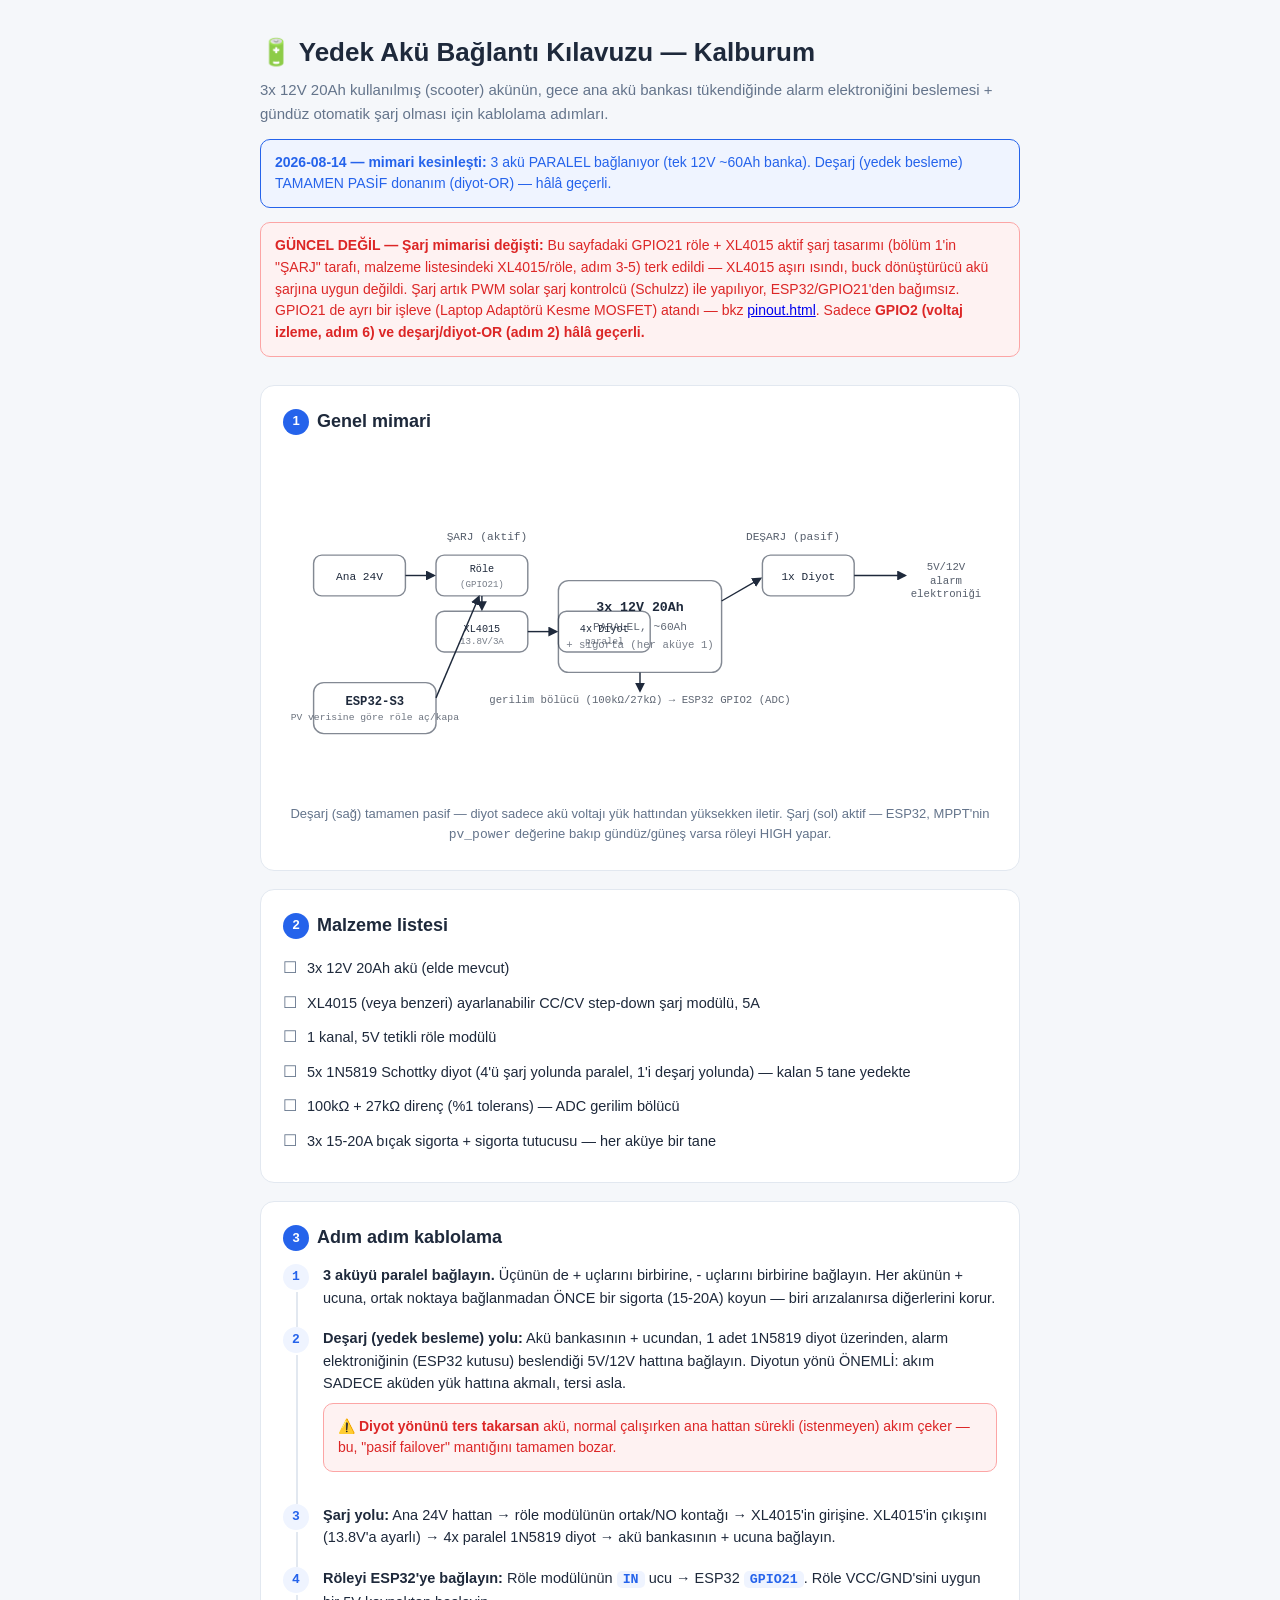
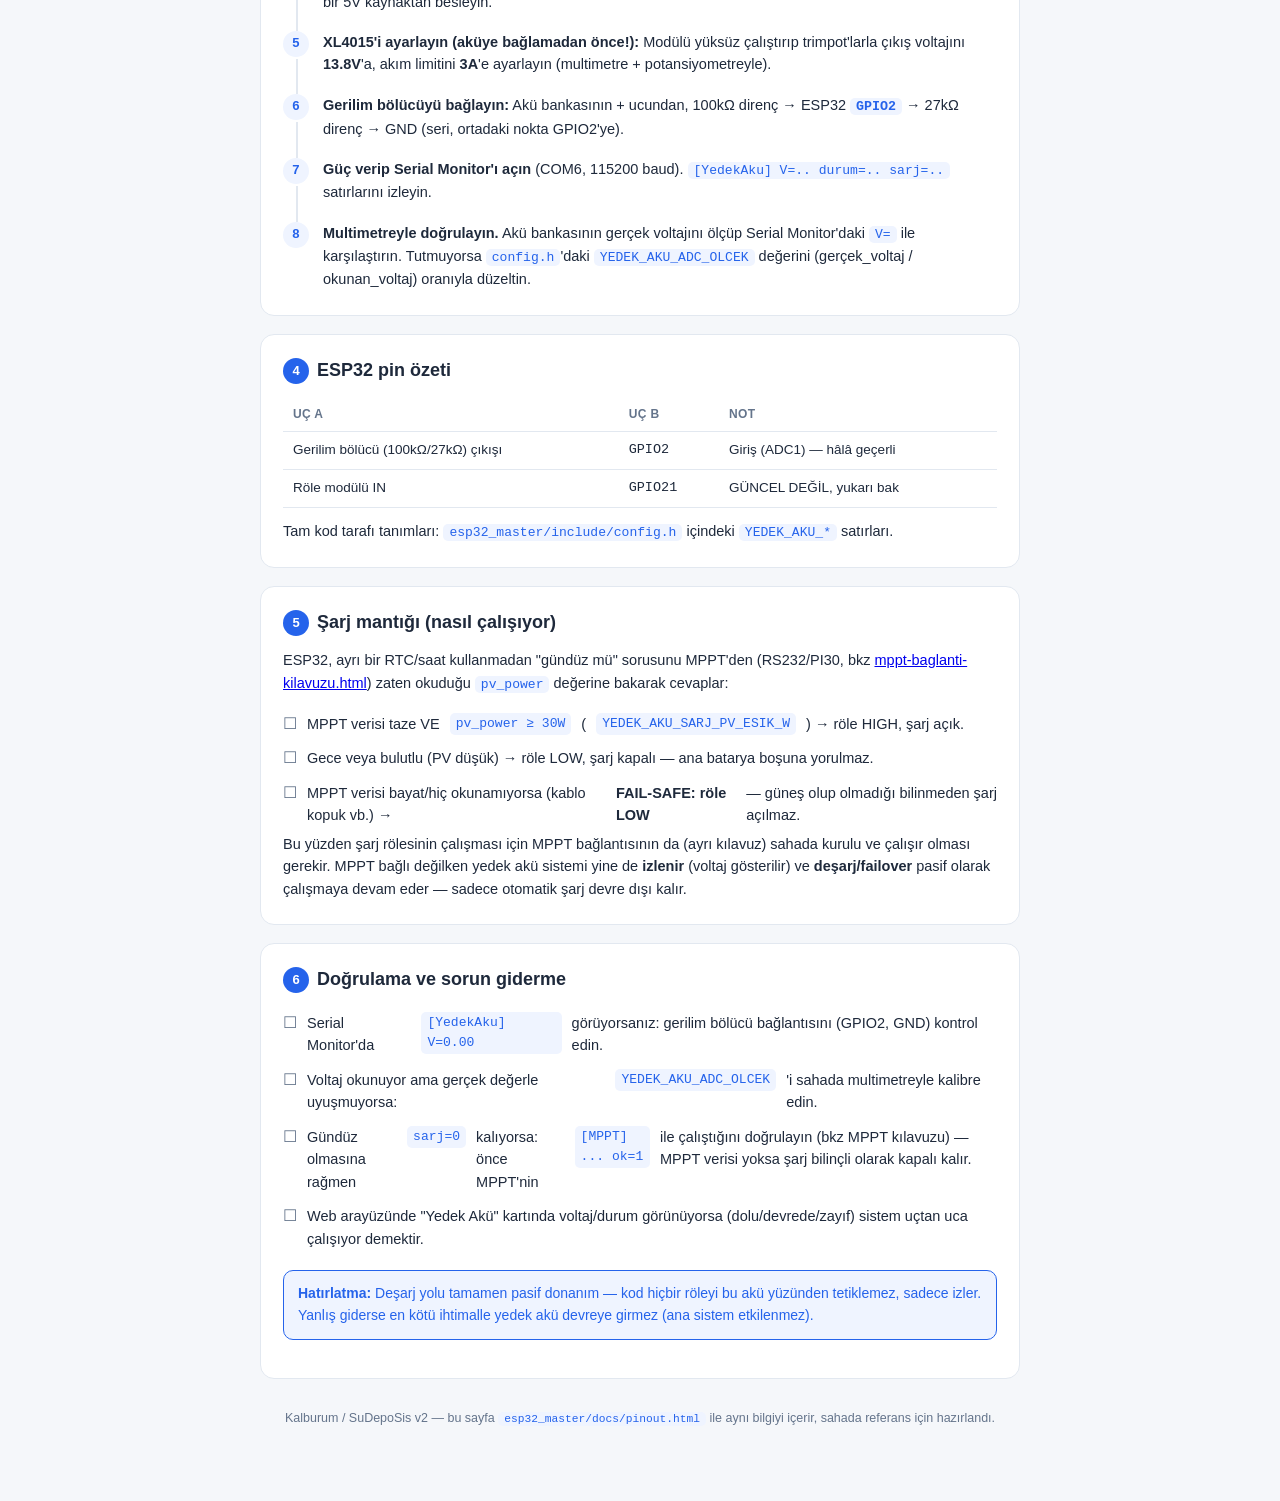
<file: esp32_master/docs/yedek-aku-baglanti-kilavuzu.html>
<!DOCTYPE html>
<html lang="tr">
<head>
<meta charset="UTF-8">
<meta name="viewport" content="width=device-width, initial-scale=1">
<title>Yedek Akü Bağlantı Kılavuzu — Kalburum</title>
<style>
:root{
  --bg:#f5f7fa; --card:#ffffff; --text:#1e293b; --muted:#64748b;
  --border:#e2e8f0; --accent:#2563eb; --accent-soft:#eff4ff;
  --warn:#b45309; --warn-bg:#fef3e2; --warn-border:#fbbf24;
  --danger:#dc2626; --danger-bg:#fef2f2; --danger-border:#fca5a5;
  --ok:#059669; --mono:ui-monospace,Menlo,Consolas,"SFMono-Regular",monospace;
  --sans:-apple-system,BlinkMacSystemFont,"Segoe UI",Roboto,Helvetica,Arial,sans-serif;
}
@media (prefers-color-scheme: dark){
  :root{
    --bg:#0f1524; --card:#161d31; --text:#e6eaf3; --muted:#93a0bd;
    --border:#2a3350; --accent:#5b8cff; --accent-soft:#182544;
    --warn:#fbbf24; --warn-bg:#2b2110; --warn-border:#7c5a10;
    --danger:#f87171; --danger-bg:#2a1414; --danger-border:#7f2323;
    --ok:#34d399;
  }
}
*{box-sizing:border-box}
body{
  background:var(--bg); color:var(--text); font-family:var(--sans);
  margin:0; padding:32px 20px 80px; line-height:1.55;
}
.wrap{max-width:760px; margin:0 auto}
header{margin-bottom:28px}
h1{font-size:26px; font-weight:800; margin:0 0 6px}
.sub{color:var(--muted); font-size:15px; margin:0}
h2{font-size:18px; font-weight:700; margin:0 0 12px; display:flex; align-items:center; gap:8px}
h2 .num{
  display:inline-flex; align-items:center; justify-content:center;
  width:26px; height:26px; border-radius:50%; background:var(--accent);
  color:#fff; font-size:13px; font-weight:800; flex:none;
}
section.card{
  background:var(--card); border:1px solid var(--border); border-radius:14px;
  padding:22px 22px 24px; margin-bottom:18px;
}
p{margin:0 0 12px; font-size:14.5px}
p:last-child{margin-bottom:0}
.pin{font-family:var(--mono); font-size:0.92em; background:var(--accent-soft); color:var(--accent); padding:1px 6px; border-radius:5px; font-weight:600}
.warn-box, .danger-box, .ok-box{
  border-radius:10px; padding:12px 14px; font-size:14px; margin:14px 0;
  border:1px solid;
}
.warn-box{background:var(--warn-bg); border-color:var(--warn-border); color:var(--warn)}
.danger-box{background:var(--danger-bg); border-color:var(--danger-border); color:var(--danger)}
.ok-box{background:var(--accent-soft); border-color:var(--accent); color:var(--accent)}
.warn-box b, .danger-box b, .ok-box b{color:inherit}
ol.steps{margin:0; padding:0; list-style:none; counter-reset:step}
ol.steps li{
  counter-increment:step; position:relative; padding:0 0 18px 40px; font-size:14.5px;
}
ol.steps li:last-child{padding-bottom:0}
ol.steps li::before{
  content:counter(step); position:absolute; left:0; top:0;
  width:26px; height:26px; border-radius:50%; background:var(--accent-soft);
  color:var(--accent); font-weight:800; font-size:13px; font-family:var(--mono);
  display:flex; align-items:center; justify-content:center;
}
ol.steps li::after{
  content:""; position:absolute; left:13px; top:28px; bottom:0; width:2px;
  background:var(--border);
}
ol.steps li:last-child::after{display:none}
.tablewrap{overflow-x:auto; margin:12px 0}
table{border-collapse:collapse; width:100%; font-size:13.5px}
th,td{padding:8px 10px; text-align:left; border-bottom:1px solid var(--border); white-space:nowrap}
th{color:var(--muted); font-weight:600; font-size:12px; text-transform:uppercase; letter-spacing:.03em}
td.mono, th.mono{font-family:var(--mono)}
.diagram-caption{color:var(--muted); font-size:13px; text-align:center; margin-top:10px}
svg{max-width:100%; height:auto; display:block; margin:0 auto}
.checklist{margin:0; padding:0; list-style:none}
.checklist li{display:flex; gap:10px; align-items:flex-start; font-size:14.5px; padding:6px 0}
.checklist li::before{content:"☐"; color:var(--muted); flex:none; font-size:16px; line-height:1.4}
footer{color:var(--muted); font-size:12.5px; text-align:center; margin-top:30px}
code.inline{font-family:var(--mono); background:var(--accent-soft); color:var(--accent); padding:1px 6px; border-radius:5px; font-size:0.9em}
</style>
</head>
<body>
<div class="wrap">
<header>
  <h1>🔋 Yedek Akü Bağlantı Kılavuzu — Kalburum</h1>
  <p class="sub">3x 12V 20Ah kullanılmış (scooter) akünün, gece ana akü bankası tükendiğinde alarm elektroniğini beslemesi + gündüz otomatik şarj olması için kablolama adımları.</p>
  <div class="ok-box" style="margin-top:14px"><b>2026-08-14 — mimari kesinleşti:</b> 3 akü PARALEL bağlanıyor (tek 12V ~60Ah banka). Deşarj (yedek besleme) TAMAMEN PASİF donanım (diyot-OR) — hâlâ geçerli.</div>
  <div class="danger-box" style="margin-top:10px"><b>GÜNCEL DEĞİL — Şarj mimarisi değişti:</b> Bu sayfadaki GPIO21 röle + XL4015 aktif şarj tasarımı (bölüm 1'in "ŞARJ" tarafı, malzeme listesindeki XL4015/röle, adım 3-5) terk edildi — XL4015 aşırı ısındı, buck dönüştürücü akü şarjına uygun değildi. Şarj artık PWM solar şarj kontrolcü (Schulzz) ile yapılıyor, ESP32/GPIO21'den bağımsız. GPIO21 de ayrı bir işleve (Laptop Adaptörü Kesme MOSFET) atandı — bkz <a href="pinout.html">pinout.html</a>. Sadece <b>GPIO2 (voltaj izleme, adım 6) ve deşarj/diyot-OR (adım 2) hâlâ geçerli.</b></div>
</header>

<section class="card">
  <h2><span class="num">1</span>Genel mimari</h2>
  <figure style="margin:0">
    <svg viewBox="0 0 700 340" role="img" aria-label="3 aküden olusan 12V paralel yedek banka, bir yanda diyot uzerinden alarm elektronigine deşarj, diger yanda role+XL4015 uzerinden ana 24V hattan sarj">
      <defs>
        <marker id="arrow" viewBox="0 0 10 10" refX="8" refY="5" markerWidth="7" markerHeight="7" orient="auto-start-reverse">
          <path d="M0,0 L10,5 L0,10 z" fill="currentColor"/>
        </marker>
      </defs>
      <g fill="none" stroke="currentColor" stroke-width="1.4" font-family="ui-monospace,Menlo,Consolas,monospace">
        <!-- Battery bank box -->
        <rect x="270" y="130" width="160" height="90" rx="10" opacity="0.55"/>
        <text x="350" y="160" text-anchor="middle" font-size="13" font-weight="700" stroke="none" fill="currentColor">3x 12V 20Ah</text>
        <text x="350" y="178" text-anchor="middle" font-size="11" stroke="none" fill="currentColor" opacity="0.7">PARALEL, ~60Ah</text>
        <text x="350" y="196" text-anchor="middle" font-size="10.5" stroke="none" fill="currentColor" opacity="0.6">+ sigorta (her aküye 1)</text>

        <!-- Discharge path (right) -->
        <text x="500" y="90" text-anchor="middle" font-size="11" stroke="none" fill="currentColor" opacity="0.75">DEŞARJ (pasif)</text>
        <rect x="470" y="105" width="90" height="40" rx="8" opacity="0.55"/>
        <text x="515" y="129" text-anchor="middle" font-size="11" stroke="none" fill="currentColor">1x Diyot</text>
        <line x1="430" y1="150" x2="468" y2="128" marker-end="url(#arrow)"/>
        <line x1="560" y1="125" x2="610" y2="125" marker-end="url(#arrow)"/>
        <text x="650" y="120" text-anchor="middle" font-size="10.5" stroke="none" fill="currentColor" opacity="0.75">5V/12V</text>
        <text x="650" y="133" text-anchor="middle" font-size="10.5" stroke="none" fill="currentColor" opacity="0.75">alarm</text>
        <text x="650" y="146" text-anchor="middle" font-size="10.5" stroke="none" fill="currentColor" opacity="0.75">elektroniği</text>

        <!-- Charge path (left) -->
        <text x="200" y="90" text-anchor="middle" font-size="11" stroke="none" fill="currentColor" opacity="0.75">ŞARJ (aktif)</text>
        <rect x="30" y="105" width="90" height="40" rx="8" opacity="0.55"/>
        <text x="75" y="129" text-anchor="middle" font-size="11" stroke="none" fill="currentColor">Ana 24V</text>
        <rect x="150" y="105" width="90" height="40" rx="8" opacity="0.55"/>
        <text x="195" y="122" text-anchor="middle" font-size="10" stroke="none" fill="currentColor">Röle</text>
        <text x="195" y="136" text-anchor="middle" font-size="9" stroke="none" fill="currentColor" opacity="0.6">(GPIO21)</text>
        <line x1="120" y1="125" x2="148" y2="125" marker-end="url(#arrow)"/>
        <rect x="150" y="160" width="90" height="40" rx="8" opacity="0.55"/>
        <text x="195" y="180" text-anchor="middle" font-size="10" stroke="none" fill="currentColor">XL4015</text>
        <text x="195" y="192" text-anchor="middle" font-size="9" stroke="none" fill="currentColor" opacity="0.6">13.8V/3A</text>
        <line x1="195" y1="145" x2="195" y2="158" marker-end="url(#arrow)"/>
        <rect x="270" y="160" width="90" height="40" rx="8" opacity="0.55"/>
        <text x="315" y="180" text-anchor="middle" font-size="10" stroke="none" fill="currentColor">4x Diyot</text>
        <text x="315" y="192" text-anchor="middle" font-size="9" stroke="none" fill="currentColor" opacity="0.6">paralel</text>
        <line x1="240" y1="180" x2="268" y2="180" marker-end="url(#arrow)"/>
        <line x1="360" y1="180" x2="272" y2="165" marker-end="url(#arrow)" opacity="0"/>

        <!-- ADC sense -->
        <text x="350" y="250" text-anchor="middle" font-size="10.5" stroke="none" fill="currentColor" opacity="0.7">gerilim bölücü (100kΩ/27kΩ) → ESP32 GPIO2 (ADC)</text>
        <line x1="350" y1="220" x2="350" y2="238" marker-end="url(#arrow)"/>

        <!-- ESP32 controlling relay -->
        <rect x="30" y="230" width="120" height="50" rx="10" opacity="0.55"/>
        <text x="90" y="252" text-anchor="middle" font-size="12" font-weight="700" stroke="none" fill="currentColor">ESP32-S3</text>
        <text x="90" y="267" text-anchor="middle" font-size="9.5" stroke="none" fill="currentColor" opacity="0.65">PV verisine göre röle aç/kapa</text>
        <line x1="150" y1="245" x2="192" y2="146" marker-end="url(#arrow)"/>
      </g>
    </svg>
    <p class="diagram-caption">Deşarj (sağ) tamamen pasif — diyot sadece akü voltajı yük hattından yüksekken iletir. Şarj (sol) aktif — ESP32, MPPT'nin <code>pv_power</code> değerine bakıp gündüz/güneş varsa röleyi HIGH yapar.</p>
  </figure>
</section>

<section class="card">
  <h2><span class="num">2</span>Malzeme listesi</h2>
  <ul class="checklist">
    <li>3x 12V 20Ah akü (elde mevcut)</li>
    <li>XL4015 (veya benzeri) ayarlanabilir CC/CV step-down şarj modülü, 5A</li>
    <li>1 kanal, 5V tetikli röle modülü</li>
    <li>5x 1N5819 Schottky diyot (4'ü şarj yolunda paralel, 1'i deşarj yolunda) — kalan 5 tane yedekte</li>
    <li>100kΩ + 27kΩ direnç (%1 tolerans) — ADC gerilim bölücü</li>
    <li>3x 15-20A bıçak sigorta + sigorta tutucusu — her aküye bir tane</li>
  </ul>
</section>

<section class="card">
  <h2><span class="num">3</span>Adım adım kablolama</h2>
  <ol class="steps">
    <li><b>3 aküyü paralel bağlayın.</b> Üçünün de + uçlarını birbirine, - uçlarını birbirine bağlayın. Her akünün + ucuna, ortak noktaya bağlanmadan ÖNCE bir sigorta (15-20A) koyun — biri arızalanırsa diğerlerini korur.</li>
    <li><b>Deşarj (yedek besleme) yolu:</b> Akü bankasının + ucundan, 1 adet 1N5819 diyot üzerinden, alarm elektroniğinin (ESP32 kutusu) beslendiği 5V/12V hattına bağlayın. Diyotun yönü ÖNEMLİ: akım SADECE aküden yük hattına akmalı, tersi asla.
      <div class="danger-box" style="margin-top:8px"><b>⚠️ Diyot yönünü ters takarsan</b> akü, normal çalışırken ana hattan sürekli (istenmeyen) akım çeker — bu, "pasif failover" mantığını tamamen bozar.</div>
    </li>
    <li><b>Şarj yolu:</b> Ana 24V hattan → röle modülünün ortak/NO kontağı → XL4015'in girişine. XL4015'in çıkışını (13.8V'a ayarlı) → 4x paralel 1N5819 diyot → akü bankasının + ucuna bağlayın.</li>
    <li><b>Röleyi ESP32'ye bağlayın:</b> Röle modülünün <span class="pin">IN</span> ucu → ESP32 <span class="pin">GPIO21</span>. Röle VCC/GND'sini uygun bir 5V kaynaktan besleyin.</li>
    <li><b>XL4015'i ayarlayın (aküye bağlamadan önce!):</b> Modülü yüksüz çalıştırıp trimpot'larla çıkış voltajını <b>13.8V</b>'a, akım limitini <b>3A</b>'e ayarlayın (multimetre + potansiyometreyle).</li>
    <li><b>Gerilim bölücüyü bağlayın:</b> Akü bankasının + ucundan, 100kΩ direnç → ESP32 <span class="pin">GPIO2</span> → 27kΩ direnç → GND (seri, ortadaki nokta GPIO2'ye).</li>
    <li><b>Güç verip Serial Monitor'ı açın</b> (COM6, 115200 baud). <code class="inline">[YedekAku] V=.. durum=.. sarj=..</code> satırlarını izleyin.</li>
    <li><b>Multimetreyle doğrulayın.</b> Akü bankasının gerçek voltajını ölçüp Serial Monitor'daki <code class="inline">V=</code> ile karşılaştırın. Tutmuyorsa <code class="inline">config.h</code>'daki <code class="inline">YEDEK_AKU_ADC_OLCEK</code> değerini (gerçek_voltaj / okunan_voltaj) oranıyla düzeltin.</li>
  </ol>
</section>

<section class="card">
  <h2><span class="num">4</span>ESP32 pin özeti</h2>
  <div class="tablewrap">
    <table>
      <tr><th>Uç A</th><th>Uç B</th><th>Not</th></tr>
      <tr><td>Gerilim bölücü (100kΩ/27kΩ) çıkışı</td><td class="mono">GPIO2</td><td>Giriş (ADC1) — hâlâ geçerli</td></tr>
      <tr><td>Röle modülü IN</td><td class="mono">GPIO21</td><td>GÜNCEL DEĞİL, yukarı bak</td></tr>
    </table>
  </div>
  <p style="margin-top:12px">Tam kod tarafı tanımları: <code class="inline">esp32_master/include/config.h</code> içindeki <code class="inline">YEDEK_AKU_*</code> satırları.</p>
</section>

<section class="card">
  <h2><span class="num">5</span>Şarj mantığı (nasıl çalışıyor)</h2>
  <p>ESP32, ayrı bir RTC/saat kullanmadan "gündüz mü" sorusunu MPPT'den (RS232/PI30, bkz <a href="mppt-baglanti-kilavuzu.html">mppt-baglanti-kilavuzu.html</a>) zaten okuduğu <code class="inline">pv_power</code> değerine bakarak cevaplar:</p>
  <ul class="checklist">
    <li>MPPT verisi taze VE <code class="inline">pv_power ≥ 30W</code> (<code class="inline">YEDEK_AKU_SARJ_PV_ESIK_W</code>) → röle HIGH, şarj açık.</li>
    <li>Gece veya bulutlu (PV düşük) → röle LOW, şarj kapalı — ana batarya boşuna yorulmaz.</li>
    <li>MPPT verisi bayat/hiç okunamıyorsa (kablo kopuk vb.) → <b>FAIL-SAFE: röle LOW</b> — güneş olup olmadığı bilinmeden şarj açılmaz.</li>
  </ul>
  <p>Bu yüzden şarj rölesinin çalışması için MPPT bağlantısının da (ayrı kılavuz) sahada kurulu ve çalışır olması gerekir. MPPT bağlı değilken yedek akü sistemi yine de <b>izlenir</b> (voltaj gösterilir) ve <b>deşarj/failover</b> pasif olarak çalışmaya devam eder — sadece otomatik şarj devre dışı kalır.</p>
</section>

<section class="card">
  <h2><span class="num">6</span>Doğrulama ve sorun giderme</h2>
  <ul class="checklist">
    <li>Serial Monitor'da <code class="inline">[YedekAku] V=0.00</code> görüyorsanız: gerilim bölücü bağlantısını (GPIO2, GND) kontrol edin.</li>
    <li>Voltaj okunuyor ama gerçek değerle uyuşmuyorsa: <code class="inline">YEDEK_AKU_ADC_OLCEK</code>'i sahada multimetreyle kalibre edin.</li>
    <li>Gündüz olmasına rağmen <code class="inline">sarj=0</code> kalıyorsa: önce MPPT'nin <code class="inline">[MPPT] ... ok=1</code> ile çalıştığını doğrulayın (bkz MPPT kılavuzu) — MPPT verisi yoksa şarj bilinçli olarak kapalı kalır.</li>
    <li>Web arayüzünde "Yedek Akü" kartında voltaj/durum görünüyorsa (dolu/devrede/zayıf) sistem uçtan uca çalışıyor demektir.</li>
  </ul>
  <div class="ok-box" style="margin-top:14px"><b>Hatırlatma:</b> Deşarj yolu tamamen pasif donanım — kod hiçbir röleyi bu akü yüzünden tetiklemez, sadece izler. Yanlış giderse en kötü ihtimalle yedek akü devreye girmez (ana sistem etkilenmez).</div>
</section>

<footer>Kalburum / SuDepoSis v2 — bu sayfa <code class="inline">esp32_master/docs/pinout.html</code> ile aynı bilgiyi içerir, sahada referans için hazırlandı.</footer>
</div>
</body>
</html>
</file>
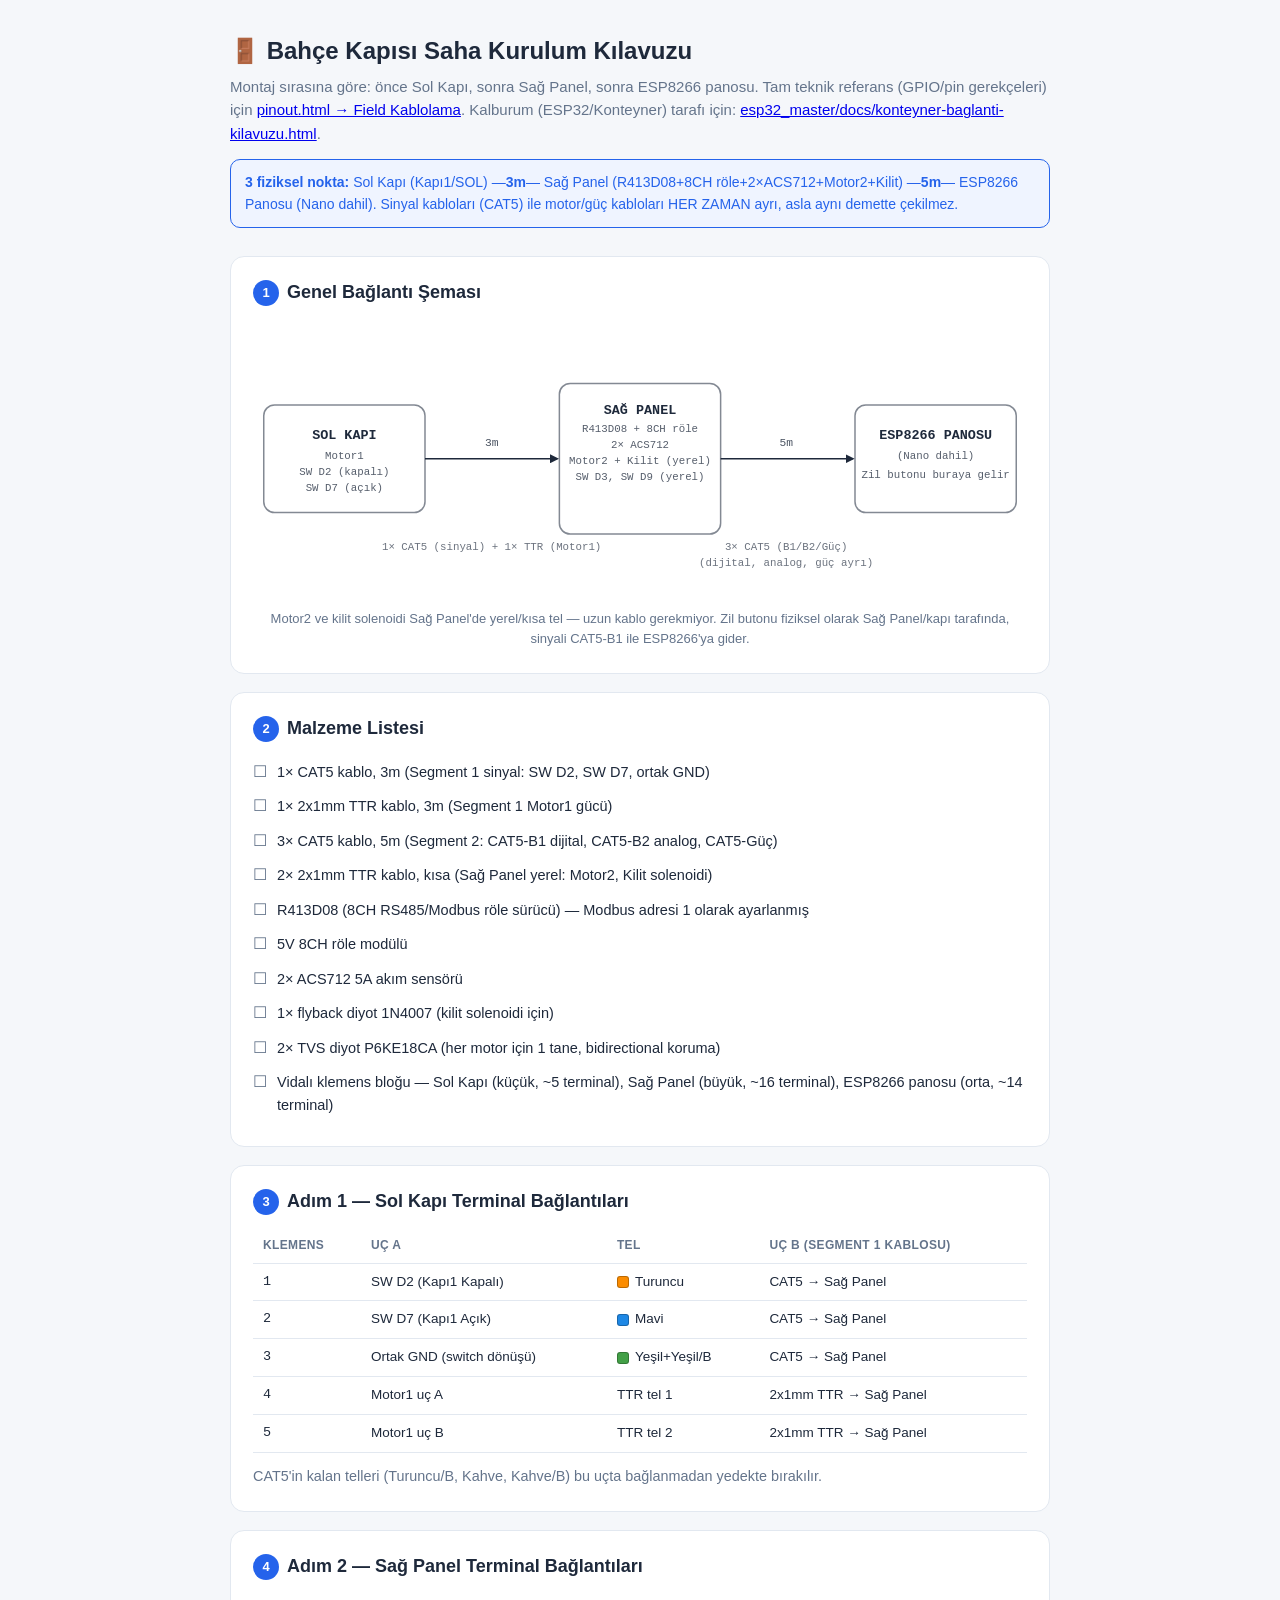
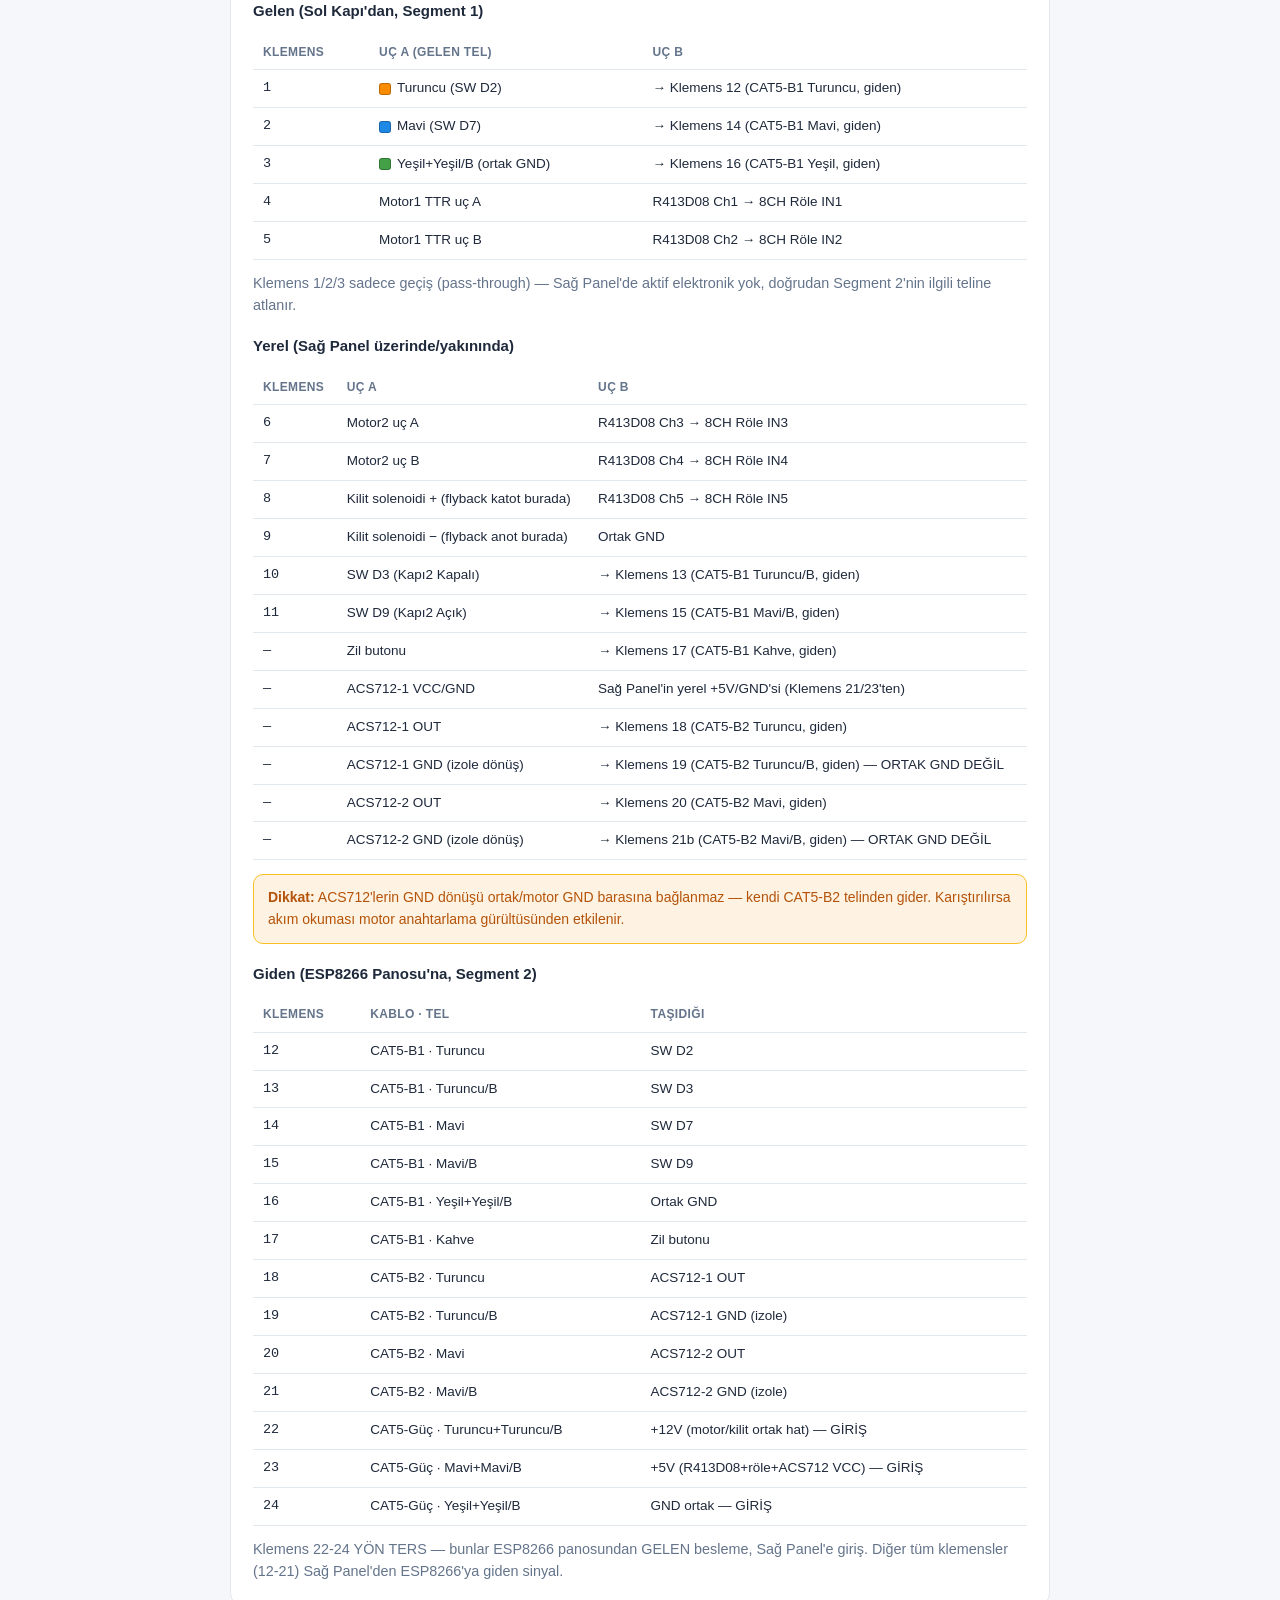
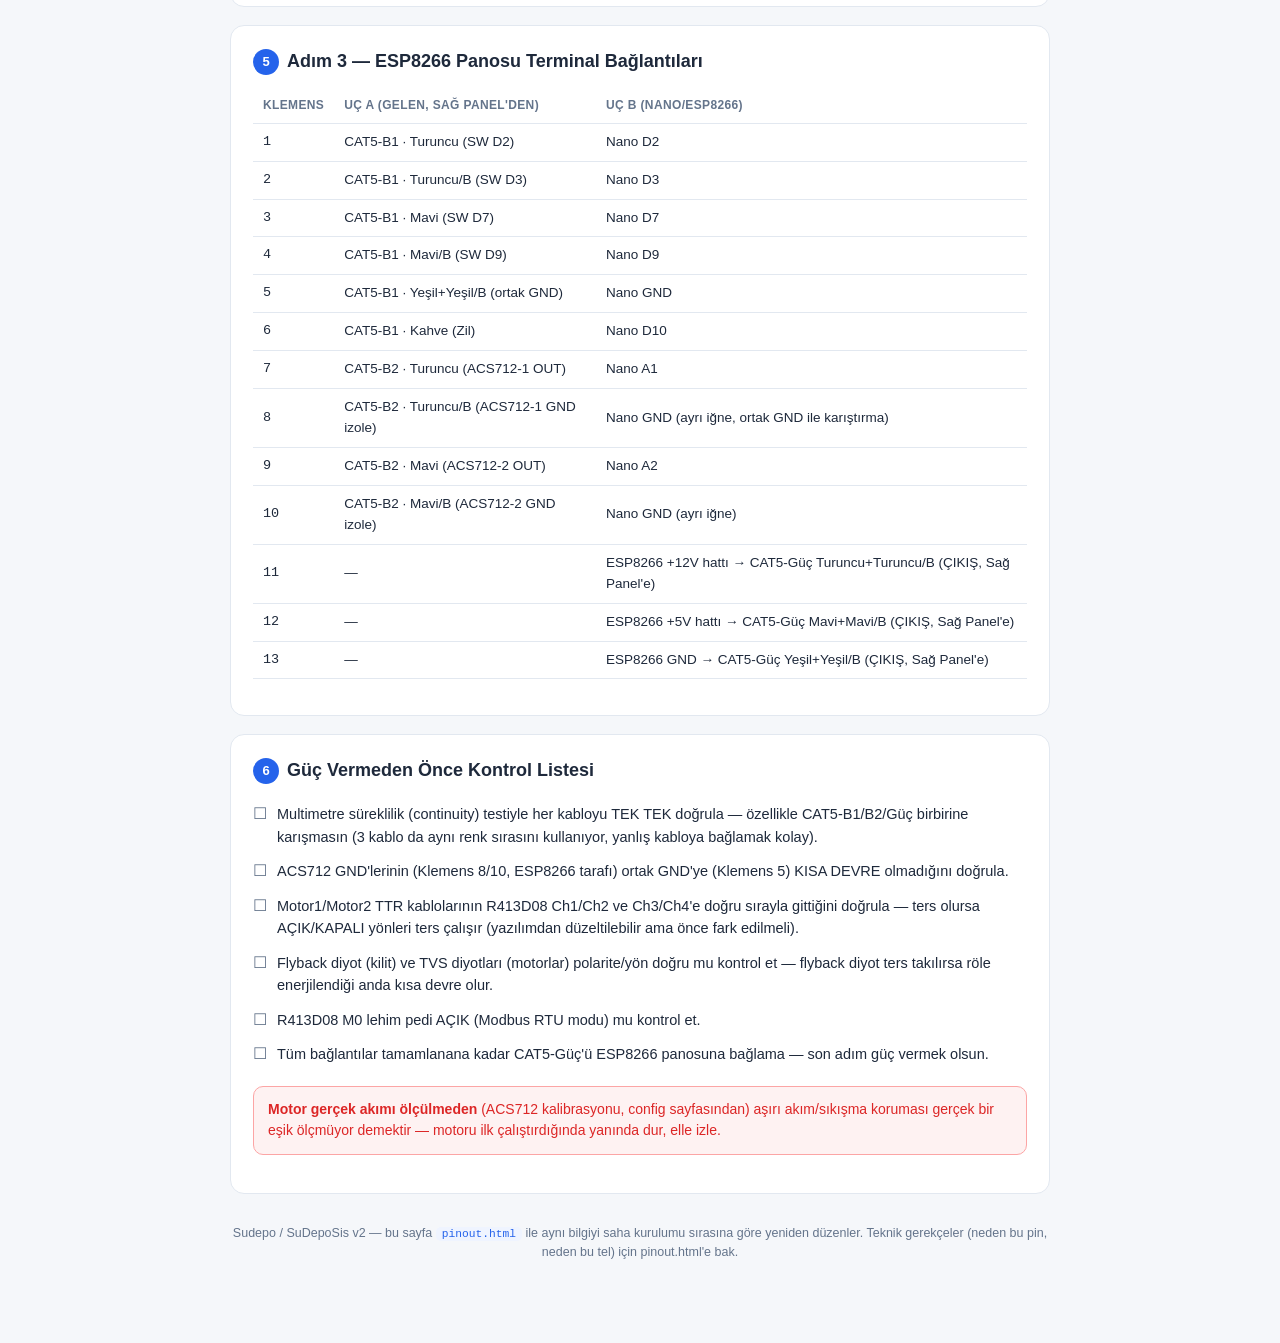
<file: esp8266_slave/docs/bahce-kapisi-baglanti-kilavuzu.html>
<!DOCTYPE html>
<html lang="tr">
<head>
<meta charset="UTF-8">
<meta name="viewport" content="width=device-width, initial-scale=1">
<title>Bahçe Kapısı Saha Kurulum Kılavuzu — Sudepo</title>
<style>
:root{
  --bg:#f5f7fa; --card:#ffffff; --text:#1e293b; --muted:#64748b;
  --border:#e2e8f0; --accent:#2563eb; --accent-soft:#eff4ff;
  --warn:#b45309; --warn-bg:#fef3e2; --warn-border:#fbbf24;
  --danger:#dc2626; --danger-bg:#fef2f2; --danger-border:#fca5a5;
  --ok:#059669; --mono:ui-monospace,Menlo,Consolas,"SFMono-Regular",monospace;
  --sans:-apple-system,BlinkMacSystemFont,"Segoe UI",Roboto,Helvetica,Arial,sans-serif;
}
@media (prefers-color-scheme: dark){
  :root{
    --bg:#0f1524; --card:#161d31; --text:#e6eaf3; --muted:#93a0bd;
    --border:#2a3350; --accent:#5b8cff; --accent-soft:#182544;
    --warn:#fbbf24; --warn-bg:#2b2110; --warn-border:#7c5a10;
    --danger:#f87171; --danger-bg:#2a1414; --danger-border:#7f2323;
    --ok:#34d399;
  }
}
*{box-sizing:border-box}
body{ background:var(--bg); color:var(--text); font-family:var(--sans); margin:0; padding:32px 20px 80px; line-height:1.55; }
.wrap{max-width:820px; margin:0 auto}
header{margin-bottom:28px}
h1{font-size:24px; font-weight:800; margin:0 0 6px}
.sub{color:var(--muted); font-size:15px; margin:0}
h2{font-size:18px; font-weight:700; margin:0 0 12px; display:flex; align-items:center; gap:8px}
h2 .num{ display:inline-flex; align-items:center; justify-content:center; width:26px; height:26px; border-radius:50%; background:var(--accent); color:#fff; font-size:13px; font-weight:800; flex:none; }
h3{font-size:15px; font-weight:700; margin:18px 0 8px}
section.card{ background:var(--card); border:1px solid var(--border); border-radius:14px; padding:22px 22px 24px; margin-bottom:18px; }
p{margin:0 0 12px; font-size:14.5px}
p:last-child{margin-bottom:0}
.pin{font-family:var(--mono); font-size:0.92em; background:var(--accent-soft); color:var(--accent); padding:1px 6px; border-radius:5px; font-weight:600}
.warn-box, .danger-box, .ok-box{ border-radius:10px; padding:12px 14px; font-size:14px; margin:14px 0; border:1px solid; }
.warn-box{background:var(--warn-bg); border-color:var(--warn-border); color:var(--warn)}
.danger-box{background:var(--danger-bg); border-color:var(--danger-border); color:var(--danger)}
.ok-box{background:var(--accent-soft); border-color:var(--accent); color:var(--accent)}
.warn-box b, .danger-box b, .ok-box b{color:inherit}
.checklist{margin:0; padding:0; list-style:none}
.checklist li{display:flex; gap:10px; align-items:flex-start; font-size:14.5px; padding:6px 0}
.checklist li::before{content:"☐"; color:var(--muted); flex:none; font-size:16px; line-height:1.4}
.tablewrap{overflow-x:auto; margin:12px 0}
table{border-collapse:collapse; width:100%; font-size:13.5px}
th,td{padding:8px 10px; text-align:left; border-bottom:1px solid var(--border)}
th{color:var(--muted); font-weight:600; font-size:12px; text-transform:uppercase; letter-spacing:.03em}
td.mono, th.mono{font-family:var(--mono)}
.swatch{display:inline-block; width:12px; height:12px; border-radius:3px; margin-right:6px; vertical-align:middle; border:1px solid rgba(0,0,0,.25)}
svg{max-width:100%; height:auto; display:block; margin:0 auto}
.diagram-caption{color:var(--muted); font-size:13px; text-align:center; margin-top:10px}
code.inline{font-family:var(--mono); background:var(--accent-soft); color:var(--accent); padding:1px 6px; border-radius:5px; font-size:0.9em}
footer{color:var(--muted); font-size:12.5px; text-align:center; margin-top:30px}
@media print{ body{background:#fff} section.card{box-shadow:none} .no-print{display:none} }
</style>
</head>
<body>
<div class="wrap">
<header>
  <h1>🚪 Bahçe Kapısı Saha Kurulum Kılavuzu</h1>
  <p class="sub">Montaj sırasına göre: önce Sol Kapı, sonra Sağ Panel, sonra ESP8266 panosu. Tam teknik referans (GPIO/pin gerekçeleri) için <a href="pinout.html#field-kablolama">pinout.html → Field Kablolama</a>. Kalburum (ESP32/Konteyner) tarafı için: <a href="../../esp32_master/docs/konteyner-baglanti-kilavuzu.html">esp32_master/docs/konteyner-baglanti-kilavuzu.html</a>.</p>
  <div class="ok-box" style="margin-top:14px"><b>3 fiziksel nokta:</b> Sol Kapı (Kapı1/SOL) —<b>3m</b>— Sağ Panel (R413D08+8CH röle+2×ACS712+Motor2+Kilit) —<b>5m</b>— ESP8266 Panosu (Nano dahil). Sinyal kabloları (CAT5) ile motor/güç kabloları HER ZAMAN ayrı, asla aynı demette çekilmez.</div>
</header>

<section class="card">
  <h2><span class="num">1</span>Genel Bağlantı Şeması</h2>
  <figure style="margin:0">
    <svg viewBox="0 0 720 260" role="img" aria-label="Sol Kapi, Sag Panel ve ESP8266 Panosu arasindaki kablo baglantilari">
      <defs>
        <marker id="ok" viewBox="0 0 10 10" refX="8" refY="5" markerWidth="6" markerHeight="6" orient="auto-start-reverse">
          <path d="M0,0 L10,5 L0,10 z" fill="currentColor"/>
        </marker>
      </defs>
      <g fill="none" stroke="currentColor" stroke-width="1.4" font-family="ui-monospace,Menlo,Consolas,monospace">
        <rect x="10" y="80" width="150" height="100" rx="10" opacity="0.55"/>
        <text x="85" y="112" text-anchor="middle" font-size="12.5" font-weight="700" stroke="none" fill="currentColor">SOL KAPI</text>
        <text x="85" y="130" text-anchor="middle" font-size="10" stroke="none" fill="currentColor" opacity="0.75">Motor1</text>
        <text x="85" y="145" text-anchor="middle" font-size="10" stroke="none" fill="currentColor" opacity="0.75">SW D2 (kapalı)</text>
        <text x="85" y="160" text-anchor="middle" font-size="10" stroke="none" fill="currentColor" opacity="0.75">SW D7 (açık)</text>

        <rect x="285" y="60" width="150" height="140" rx="10" opacity="0.55"/>
        <text x="360" y="88" text-anchor="middle" font-size="12.5" font-weight="700" stroke="none" fill="currentColor">SAĞ PANEL</text>
        <text x="360" y="105" text-anchor="middle" font-size="10" stroke="none" fill="currentColor" opacity="0.75">R413D08 + 8CH röle</text>
        <text x="360" y="120" text-anchor="middle" font-size="10" stroke="none" fill="currentColor" opacity="0.75">2× ACS712</text>
        <text x="360" y="135" text-anchor="middle" font-size="10" stroke="none" fill="currentColor" opacity="0.75">Motor2 + Kilit (yerel)</text>
        <text x="360" y="150" text-anchor="middle" font-size="10" stroke="none" fill="currentColor" opacity="0.75">SW D3, SW D9 (yerel)</text>

        <rect x="560" y="80" width="150" height="100" rx="10" opacity="0.55"/>
        <text x="635" y="112" text-anchor="middle" font-size="12.5" font-weight="700" stroke="none" fill="currentColor">ESP8266 PANOSU</text>
        <text x="635" y="130" text-anchor="middle" font-size="10" stroke="none" fill="currentColor" opacity="0.75">(Nano dahil)</text>
        <text x="635" y="148" text-anchor="middle" font-size="10" stroke="none" fill="currentColor" opacity="0.75">Zil butonu buraya gelir</text>

        <line x1="160" y1="130" x2="283" y2="130" marker-end="url(#ok)"/>
        <text x="222" y="118" text-anchor="middle" font-size="10.5" stroke="none" fill="currentColor" opacity="0.8">3m</text>
        <text x="222" y="215" text-anchor="middle" font-size="10" stroke="none" fill="currentColor" opacity="0.65">1× CAT5 (sinyal) + 1× TTR (Motor1)</text>

        <line x1="435" y1="130" x2="558" y2="130" marker-end="url(#ok)"/>
        <text x="496" y="118" text-anchor="middle" font-size="10.5" stroke="none" fill="currentColor" opacity="0.8">5m</text>
        <text x="496" y="215" text-anchor="middle" font-size="10" stroke="none" fill="currentColor" opacity="0.65">3× CAT5 (B1/B2/Güç)</text>
        <text x="496" y="230" text-anchor="middle" font-size="10" stroke="none" fill="currentColor" opacity="0.65">(dijital, analog, güç ayrı)</text>
      </g>
    </svg>
    <p class="diagram-caption">Motor2 ve kilit solenoidi Sağ Panel'de yerel/kısa tel — uzun kablo gerekmiyor. Zil butonu fiziksel olarak Sağ Panel/kapı tarafında, sinyali CAT5-B1 ile ESP8266'ya gider.</p>
  </figure>
</section>

<section class="card">
  <h2><span class="num">2</span>Malzeme Listesi</h2>
  <ul class="checklist">
    <li>1× CAT5 kablo, 3m (Segment 1 sinyal: SW D2, SW D7, ortak GND)</li>
    <li>1× 2x1mm TTR kablo, 3m (Segment 1 Motor1 gücü)</li>
    <li>3× CAT5 kablo, 5m (Segment 2: CAT5-B1 dijital, CAT5-B2 analog, CAT5-Güç)</li>
    <li>2× 2x1mm TTR kablo, kısa (Sağ Panel yerel: Motor2, Kilit solenoidi)</li>
    <li>R413D08 (8CH RS485/Modbus röle sürücü) — Modbus adresi 1 olarak ayarlanmış</li>
    <li>5V 8CH röle modülü</li>
    <li>2× ACS712 5A akım sensörü</li>
    <li>1× flyback diyot 1N4007 (kilit solenoidi için)</li>
    <li>2× TVS diyot P6KE18CA (her motor için 1 tane, bidirectional koruma)</li>
    <li>Vidalı klemens bloğu — Sol Kapı (küçük, ~5 terminal), Sağ Panel (büyük, ~16 terminal), ESP8266 panosu (orta, ~14 terminal)</li>
  </ul>
</section>

<section class="card">
  <h2><span class="num">3</span>Adım 1 — Sol Kapı Terminal Bağlantıları</h2>
  <div class="tablewrap">
    <table>
      <tr><th>Klemens</th><th>Uç A</th><th>Tel</th><th>Uç B (Segment 1 kablosu)</th></tr>
      <tr><td class="mono">1</td><td>SW D2 (Kapı1 Kapalı)</td><td><span class="swatch" style="background:#fb8c00"></span>Turuncu</td><td>CAT5 → Sağ Panel</td></tr>
      <tr><td class="mono">2</td><td>SW D7 (Kapı1 Açık)</td><td><span class="swatch" style="background:#1e88e5"></span>Mavi</td><td>CAT5 → Sağ Panel</td></tr>
      <tr><td class="mono">3</td><td>Ortak GND (switch dönüşü)</td><td><span class="swatch" style="background:#43a047"></span>Yeşil+Yeşil/B</td><td>CAT5 → Sağ Panel</td></tr>
      <tr><td class="mono">4</td><td>Motor1 uç A</td><td>TTR tel 1</td><td>2x1mm TTR → Sağ Panel</td></tr>
      <tr><td class="mono">5</td><td>Motor1 uç B</td><td>TTR tel 2</td><td>2x1mm TTR → Sağ Panel</td></tr>
    </table>
  </div>
  <p style="color:var(--muted); font-size:0.9em">CAT5'in kalan telleri (Turuncu/B, Kahve, Kahve/B) bu uçta bağlanmadan yedekte bırakılır.</p>
</section>

<section class="card">
  <h2><span class="num">4</span>Adım 2 — Sağ Panel Terminal Bağlantıları</h2>
  <h3>Gelen (Sol Kapı'dan, Segment 1)</h3>
  <div class="tablewrap">
    <table>
      <tr><th>Klemens</th><th>Uç A (gelen tel)</th><th>Uç B</th></tr>
      <tr><td class="mono">1</td><td><span class="swatch" style="background:#fb8c00"></span>Turuncu (SW D2)</td><td>→ Klemens 12 (CAT5-B1 Turuncu, giden)</td></tr>
      <tr><td class="mono">2</td><td><span class="swatch" style="background:#1e88e5"></span>Mavi (SW D7)</td><td>→ Klemens 14 (CAT5-B1 Mavi, giden)</td></tr>
      <tr><td class="mono">3</td><td><span class="swatch" style="background:#43a047"></span>Yeşil+Yeşil/B (ortak GND)</td><td>→ Klemens 16 (CAT5-B1 Yeşil, giden)</td></tr>
      <tr><td class="mono">4</td><td>Motor1 TTR uç A</td><td>R413D08 Ch1 → 8CH Röle IN1</td></tr>
      <tr><td class="mono">5</td><td>Motor1 TTR uç B</td><td>R413D08 Ch2 → 8CH Röle IN2</td></tr>
    </table>
  </div>
  <p style="color:var(--muted); font-size:0.9em">Klemens 1/2/3 sadece geçiş (pass-through) — Sağ Panel'de aktif elektronik yok, doğrudan Segment 2'nin ilgili teline atlanır.</p>
  <h3>Yerel (Sağ Panel üzerinde/yakınında)</h3>
  <div class="tablewrap">
    <table>
      <tr><th>Klemens</th><th>Uç A</th><th>Uç B</th></tr>
      <tr><td class="mono">6</td><td>Motor2 uç A</td><td>R413D08 Ch3 → 8CH Röle IN3</td></tr>
      <tr><td class="mono">7</td><td>Motor2 uç B</td><td>R413D08 Ch4 → 8CH Röle IN4</td></tr>
      <tr><td class="mono">8</td><td>Kilit solenoidi + (flyback katot burada)</td><td>R413D08 Ch5 → 8CH Röle IN5</td></tr>
      <tr><td class="mono">9</td><td>Kilit solenoidi − (flyback anot burada)</td><td>Ortak GND</td></tr>
      <tr><td class="mono">10</td><td>SW D3 (Kapı2 Kapalı)</td><td>→ Klemens 13 (CAT5-B1 Turuncu/B, giden)</td></tr>
      <tr><td class="mono">11</td><td>SW D9 (Kapı2 Açık)</td><td>→ Klemens 15 (CAT5-B1 Mavi/B, giden)</td></tr>
      <tr><td class="mono">—</td><td>Zil butonu</td><td>→ Klemens 17 (CAT5-B1 Kahve, giden)</td></tr>
      <tr><td class="mono">—</td><td>ACS712-1 VCC/GND</td><td>Sağ Panel'in yerel +5V/GND'si (Klemens 21/23'ten)</td></tr>
      <tr><td class="mono">—</td><td>ACS712-1 OUT</td><td>→ Klemens 18 (CAT5-B2 Turuncu, giden)</td></tr>
      <tr><td class="mono">—</td><td>ACS712-1 GND (izole dönüş)</td><td>→ Klemens 19 (CAT5-B2 Turuncu/B, giden) — ORTAK GND DEĞİL</td></tr>
      <tr><td class="mono">—</td><td>ACS712-2 OUT</td><td>→ Klemens 20 (CAT5-B2 Mavi, giden)</td></tr>
      <tr><td class="mono">—</td><td>ACS712-2 GND (izole dönüş)</td><td>→ Klemens 21b (CAT5-B2 Mavi/B, giden) — ORTAK GND DEĞİL</td></tr>
    </table>
  </div>
  <div class="warn-box"><b>Dikkat:</b> ACS712'lerin GND dönüşü ortak/motor GND barasına bağlanmaz — kendi CAT5-B2 telinden gider. Karıştırılırsa akım okuması motor anahtarlama gürültüsünden etkilenir.</div>
  <h3>Giden (ESP8266 Panosu'na, Segment 2)</h3>
  <div class="tablewrap">
    <table>
      <tr><th>Klemens</th><th>Kablo · Tel</th><th>Taşıdığı</th></tr>
      <tr><td class="mono">12</td><td>CAT5-B1 · Turuncu</td><td>SW D2</td></tr>
      <tr><td class="mono">13</td><td>CAT5-B1 · Turuncu/B</td><td>SW D3</td></tr>
      <tr><td class="mono">14</td><td>CAT5-B1 · Mavi</td><td>SW D7</td></tr>
      <tr><td class="mono">15</td><td>CAT5-B1 · Mavi/B</td><td>SW D9</td></tr>
      <tr><td class="mono">16</td><td>CAT5-B1 · Yeşil+Yeşil/B</td><td>Ortak GND</td></tr>
      <tr><td class="mono">17</td><td>CAT5-B1 · Kahve</td><td>Zil butonu</td></tr>
      <tr><td class="mono">18</td><td>CAT5-B2 · Turuncu</td><td>ACS712-1 OUT</td></tr>
      <tr><td class="mono">19</td><td>CAT5-B2 · Turuncu/B</td><td>ACS712-1 GND (izole)</td></tr>
      <tr><td class="mono">20</td><td>CAT5-B2 · Mavi</td><td>ACS712-2 OUT</td></tr>
      <tr><td class="mono">21</td><td>CAT5-B2 · Mavi/B</td><td>ACS712-2 GND (izole)</td></tr>
      <tr><td class="mono">22</td><td>CAT5-Güç · Turuncu+Turuncu/B</td><td>+12V (motor/kilit ortak hat) — GİRİŞ</td></tr>
      <tr><td class="mono">23</td><td>CAT5-Güç · Mavi+Mavi/B</td><td>+5V (R413D08+röle+ACS712 VCC) — GİRİŞ</td></tr>
      <tr><td class="mono">24</td><td>CAT5-Güç · Yeşil+Yeşil/B</td><td>GND ortak — GİRİŞ</td></tr>
    </table>
  </div>
  <p style="color:var(--muted); font-size:0.9em">Klemens 22-24 YÖN TERS — bunlar ESP8266 panosundan GELEN besleme, Sağ Panel'e giriş. Diğer tüm klemensler (12-21) Sağ Panel'den ESP8266'ya giden sinyal.</p>
</section>

<section class="card">
  <h2><span class="num">5</span>Adım 3 — ESP8266 Panosu Terminal Bağlantıları</h2>
  <div class="tablewrap">
    <table>
      <tr><th>Klemens</th><th>Uç A (gelen, Sağ Panel'den)</th><th>Uç B (Nano/ESP8266)</th></tr>
      <tr><td class="mono">1</td><td>CAT5-B1 · Turuncu (SW D2)</td><td>Nano D2</td></tr>
      <tr><td class="mono">2</td><td>CAT5-B1 · Turuncu/B (SW D3)</td><td>Nano D3</td></tr>
      <tr><td class="mono">3</td><td>CAT5-B1 · Mavi (SW D7)</td><td>Nano D7</td></tr>
      <tr><td class="mono">4</td><td>CAT5-B1 · Mavi/B (SW D9)</td><td>Nano D9</td></tr>
      <tr><td class="mono">5</td><td>CAT5-B1 · Yeşil+Yeşil/B (ortak GND)</td><td>Nano GND</td></tr>
      <tr><td class="mono">6</td><td>CAT5-B1 · Kahve (Zil)</td><td>Nano D10</td></tr>
      <tr><td class="mono">7</td><td>CAT5-B2 · Turuncu (ACS712-1 OUT)</td><td>Nano A1</td></tr>
      <tr><td class="mono">8</td><td>CAT5-B2 · Turuncu/B (ACS712-1 GND izole)</td><td>Nano GND (ayrı iğne, ortak GND ile karıştırma)</td></tr>
      <tr><td class="mono">9</td><td>CAT5-B2 · Mavi (ACS712-2 OUT)</td><td>Nano A2</td></tr>
      <tr><td class="mono">10</td><td>CAT5-B2 · Mavi/B (ACS712-2 GND izole)</td><td>Nano GND (ayrı iğne)</td></tr>
      <tr><td class="mono">11</td><td>—</td><td>ESP8266 +12V hattı → CAT5-Güç Turuncu+Turuncu/B (ÇIKIŞ, Sağ Panel'e)</td></tr>
      <tr><td class="mono">12</td><td>—</td><td>ESP8266 +5V hattı → CAT5-Güç Mavi+Mavi/B (ÇIKIŞ, Sağ Panel'e)</td></tr>
      <tr><td class="mono">13</td><td>—</td><td>ESP8266 GND → CAT5-Güç Yeşil+Yeşil/B (ÇIKIŞ, Sağ Panel'e)</td></tr>
    </table>
  </div>
</section>

<section class="card">
  <h2><span class="num">6</span>Güç Vermeden Önce Kontrol Listesi</h2>
  <ul class="checklist">
    <li>Multimetre süreklilik (continuity) testiyle her kabloyu TEK TEK doğrula — özellikle CAT5-B1/B2/Güç birbirine karışmasın (3 kablo da aynı renk sırasını kullanıyor, yanlış kabloya bağlamak kolay).</li>
    <li>ACS712 GND'lerinin (Klemens 8/10, ESP8266 tarafı) ortak GND'ye (Klemens 5) KISA DEVRE olmadığını doğrula.</li>
    <li>Motor1/Motor2 TTR kablolarının R413D08 Ch1/Ch2 ve Ch3/Ch4'e doğru sırayla gittiğini doğrula — ters olursa AÇIK/KAPALI yönleri ters çalışır (yazılımdan düzeltilebilir ama önce fark edilmeli).</li>
    <li>Flyback diyot (kilit) ve TVS diyotları (motorlar) polarite/yön doğru mu kontrol et — flyback diyot ters takılırsa röle enerjilendiği anda kısa devre olur.</li>
    <li>R413D08 M0 lehim pedi AÇIK (Modbus RTU modu) mu kontrol et.</li>
    <li>Tüm bağlantılar tamamlanana kadar CAT5-Güç'ü ESP8266 panosuna bağlama — son adım güç vermek olsun.</li>
  </ul>
  <div class="danger-box" style="margin-top:14px"><b>Motor gerçek akımı ölçülmeden</b> (ACS712 kalibrasyonu, config sayfasından) aşırı akım/sıkışma koruması gerçek bir eşik ölçmüyor demektir — motoru ilk çalıştırdığında yanında dur, elle izle.</div>
</section>

<footer>Sudepo / SuDepoSis v2 — bu sayfa <code class="inline">pinout.html</code> ile aynı bilgiyi saha kurulumu sırasına göre yeniden düzenler. Teknik gerekçeler (neden bu pin, neden bu tel) için pinout.html'e bak.</footer>
</div>
</body>
</html>
</file>
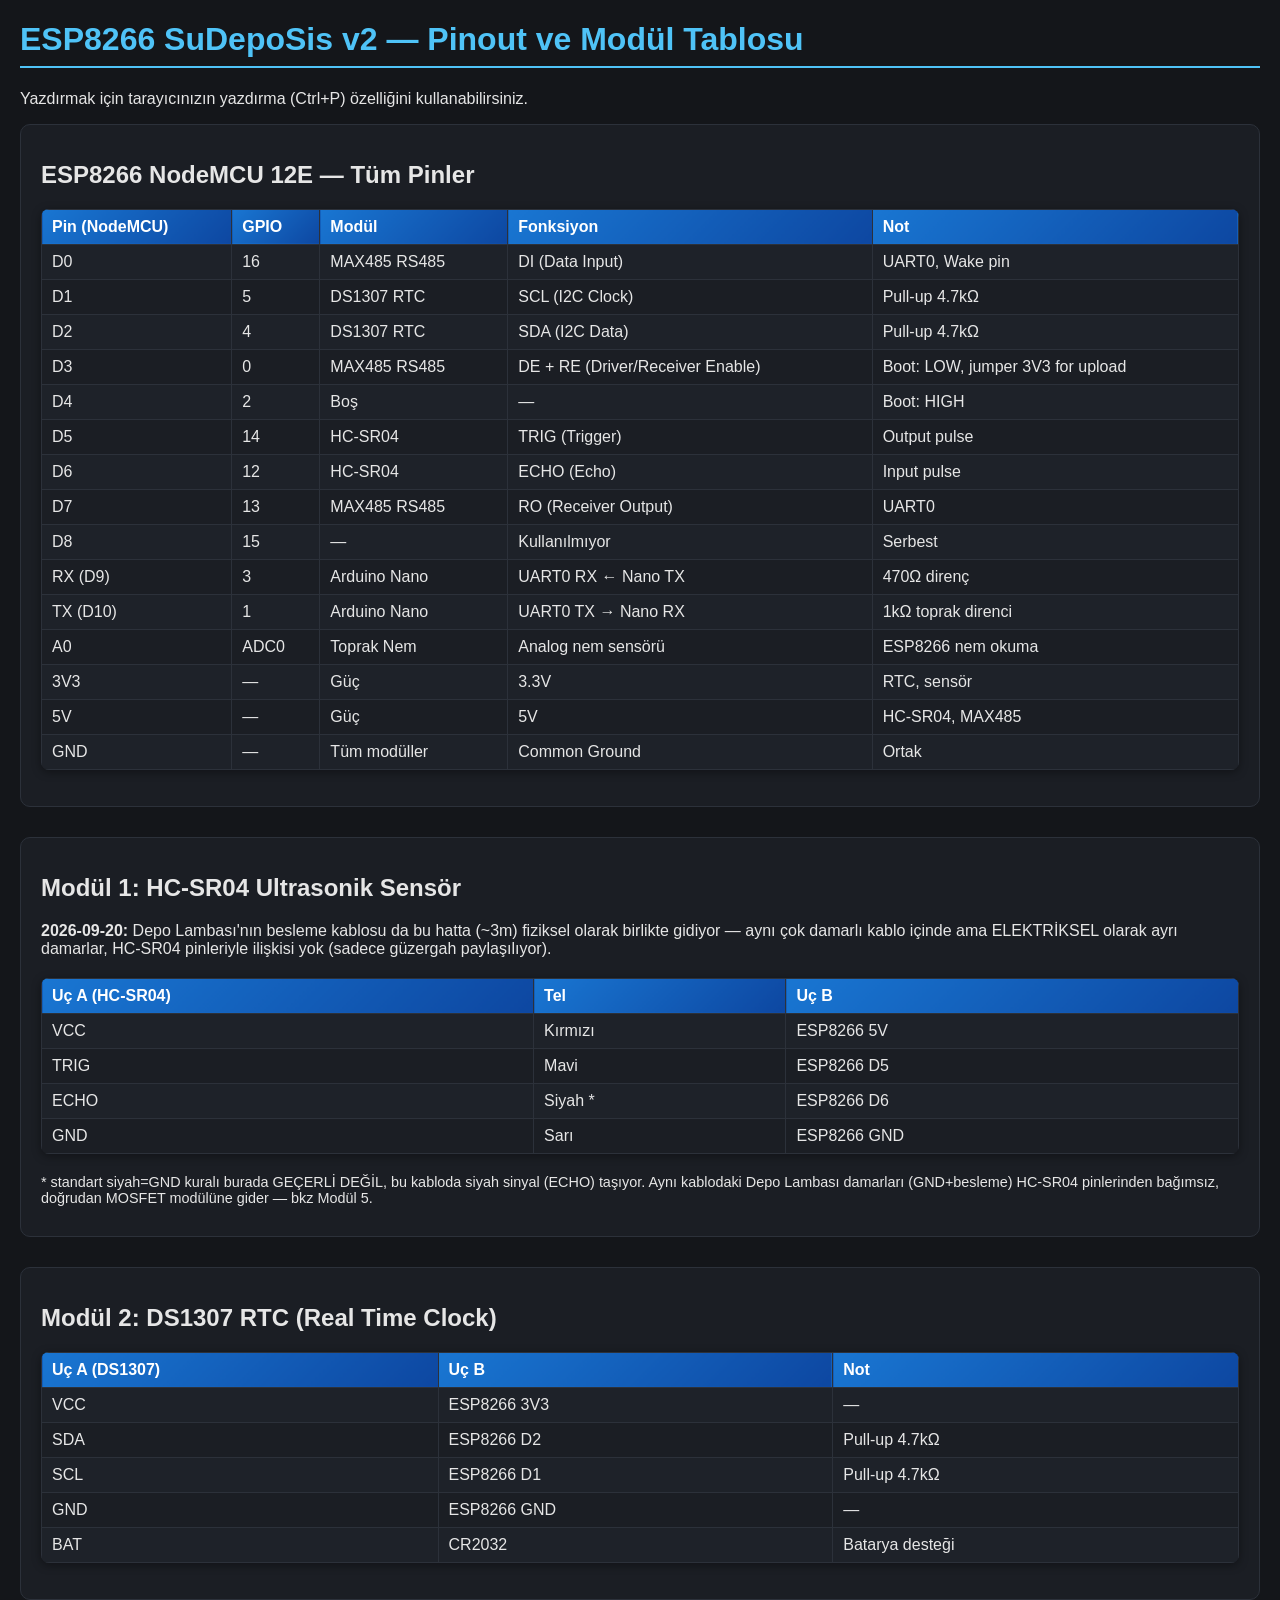
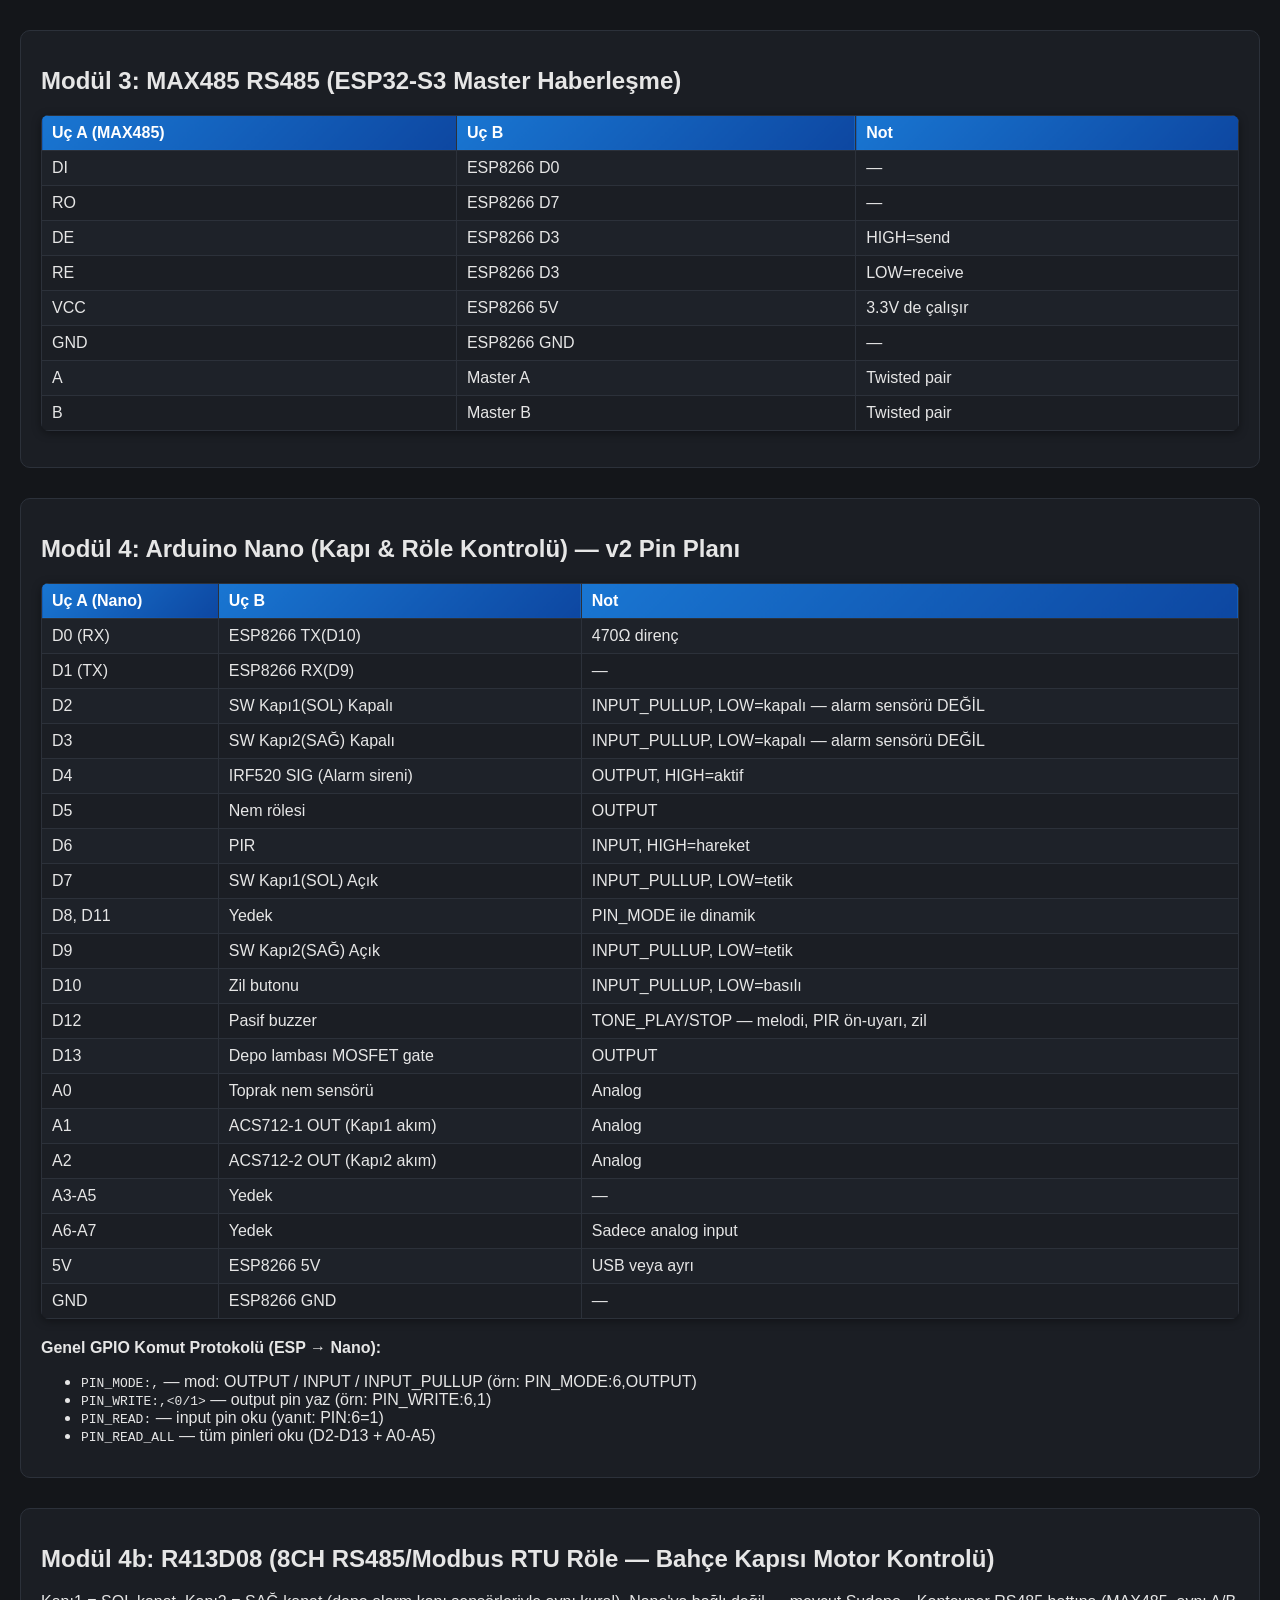
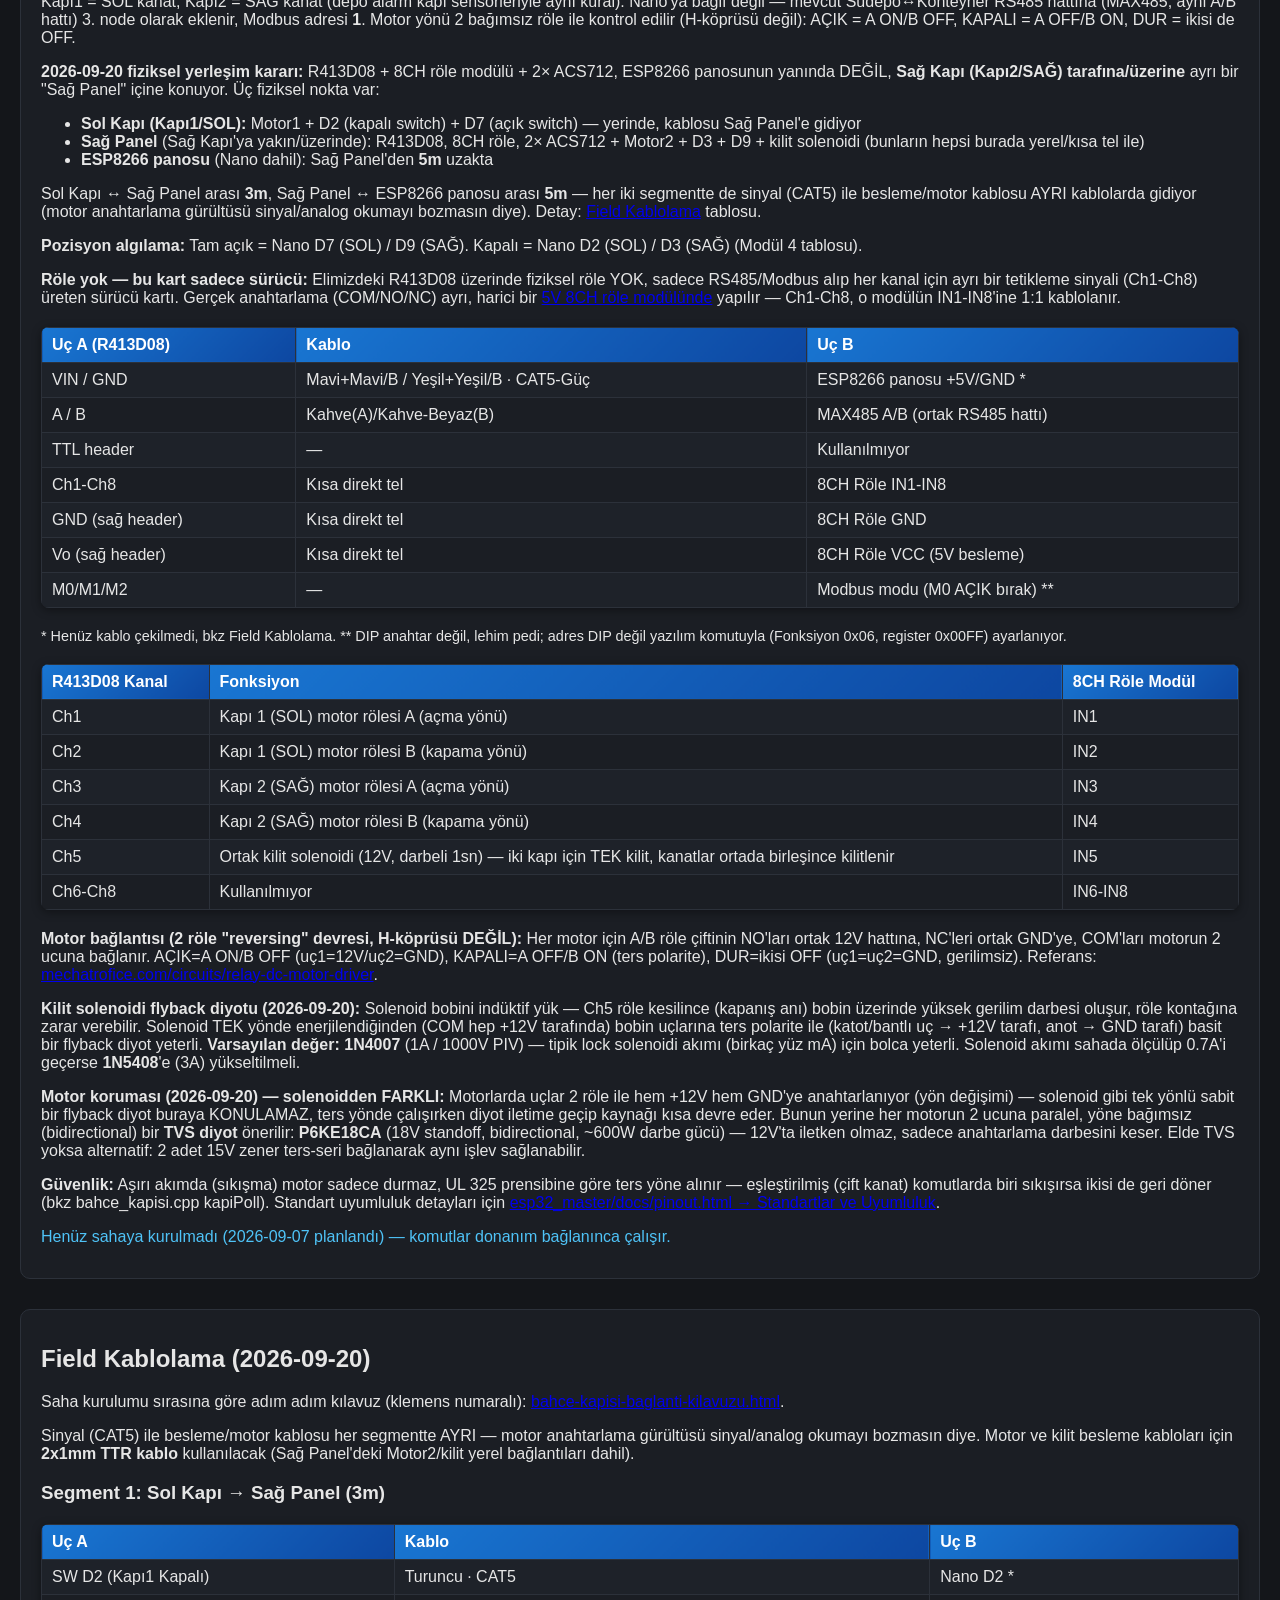
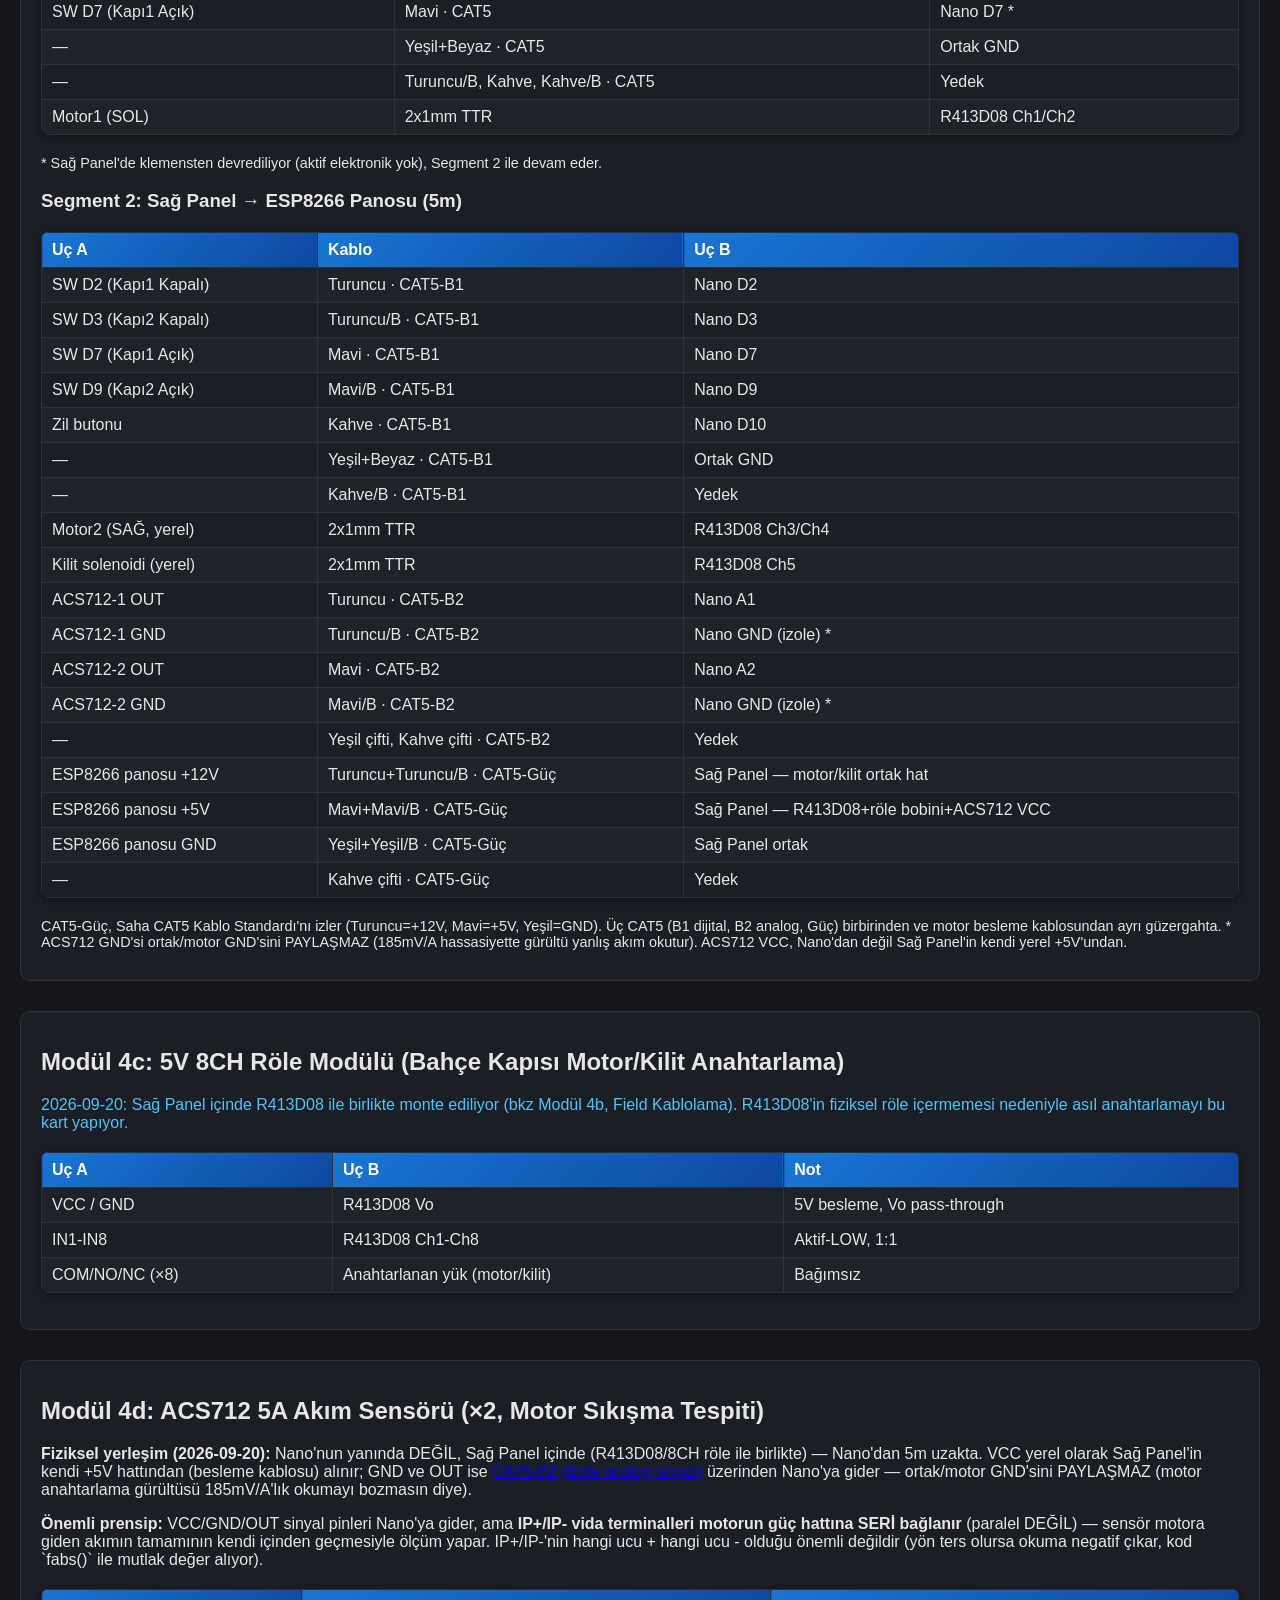
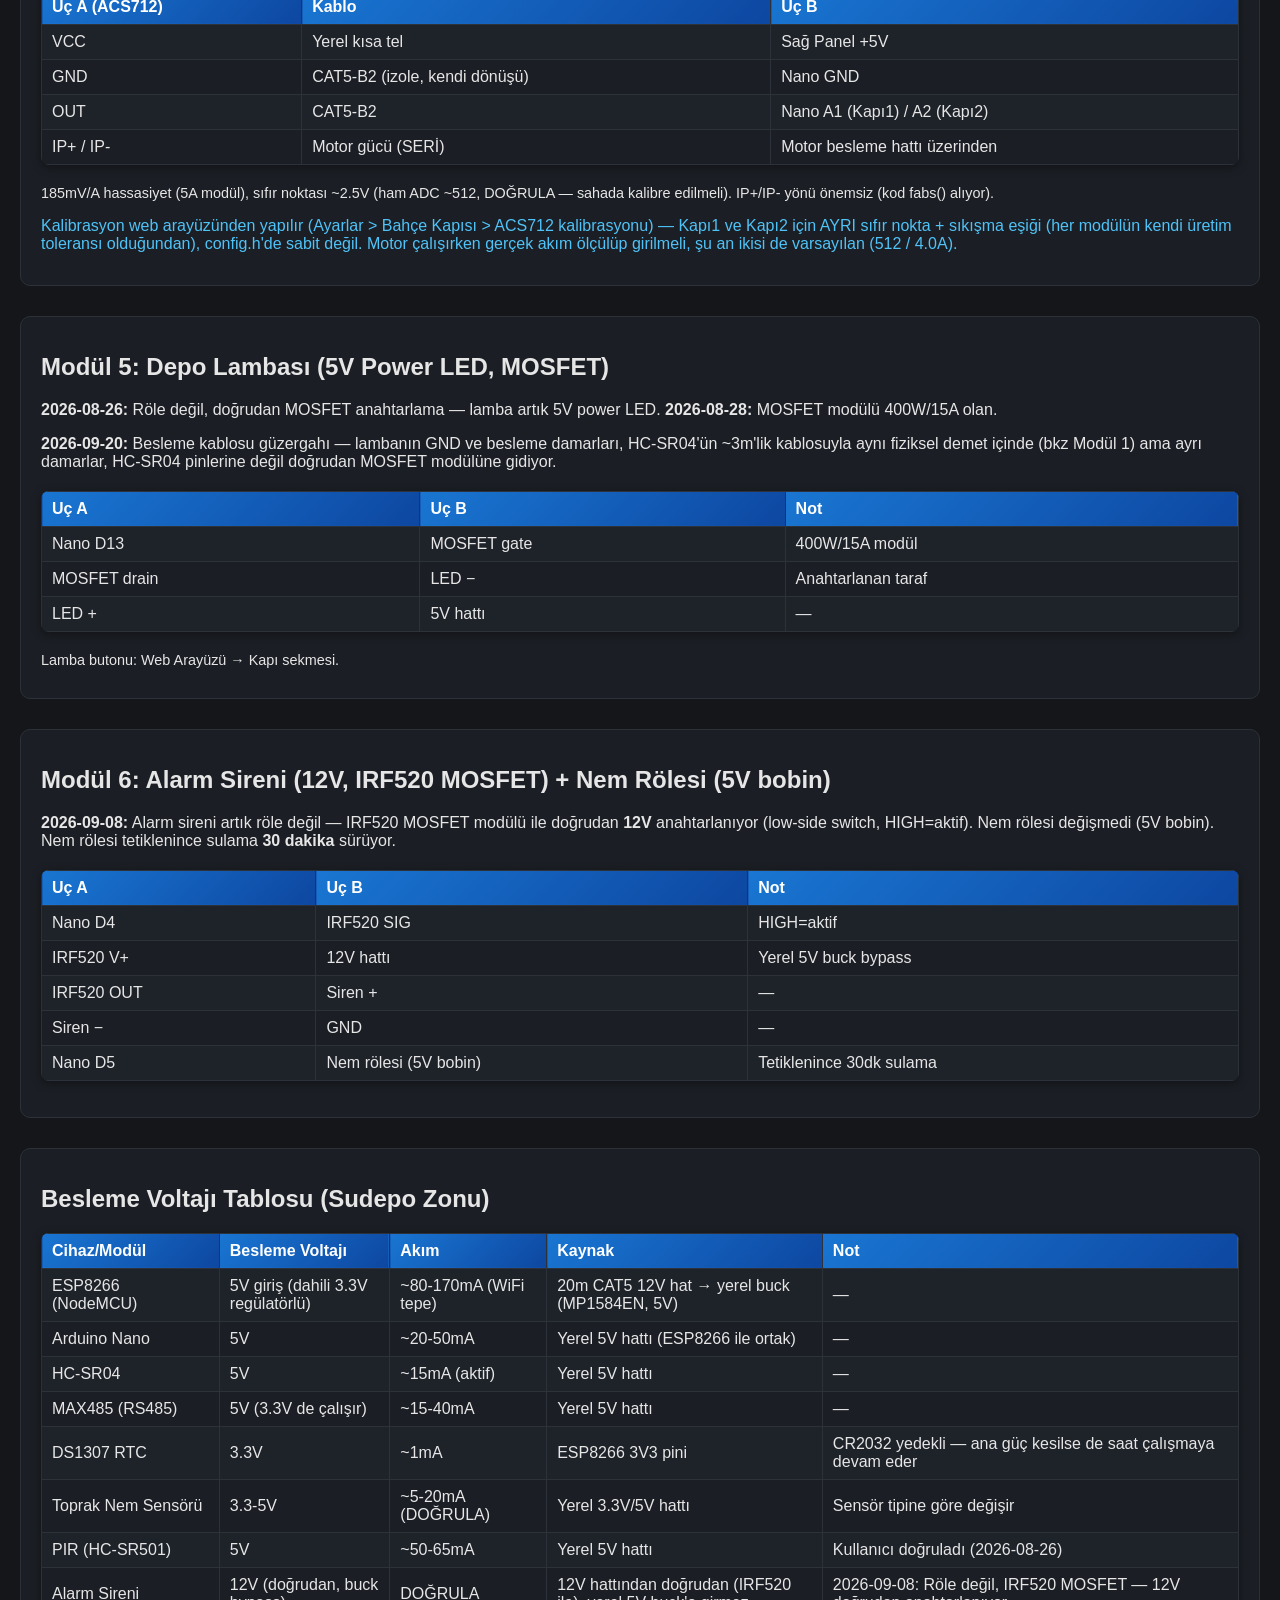
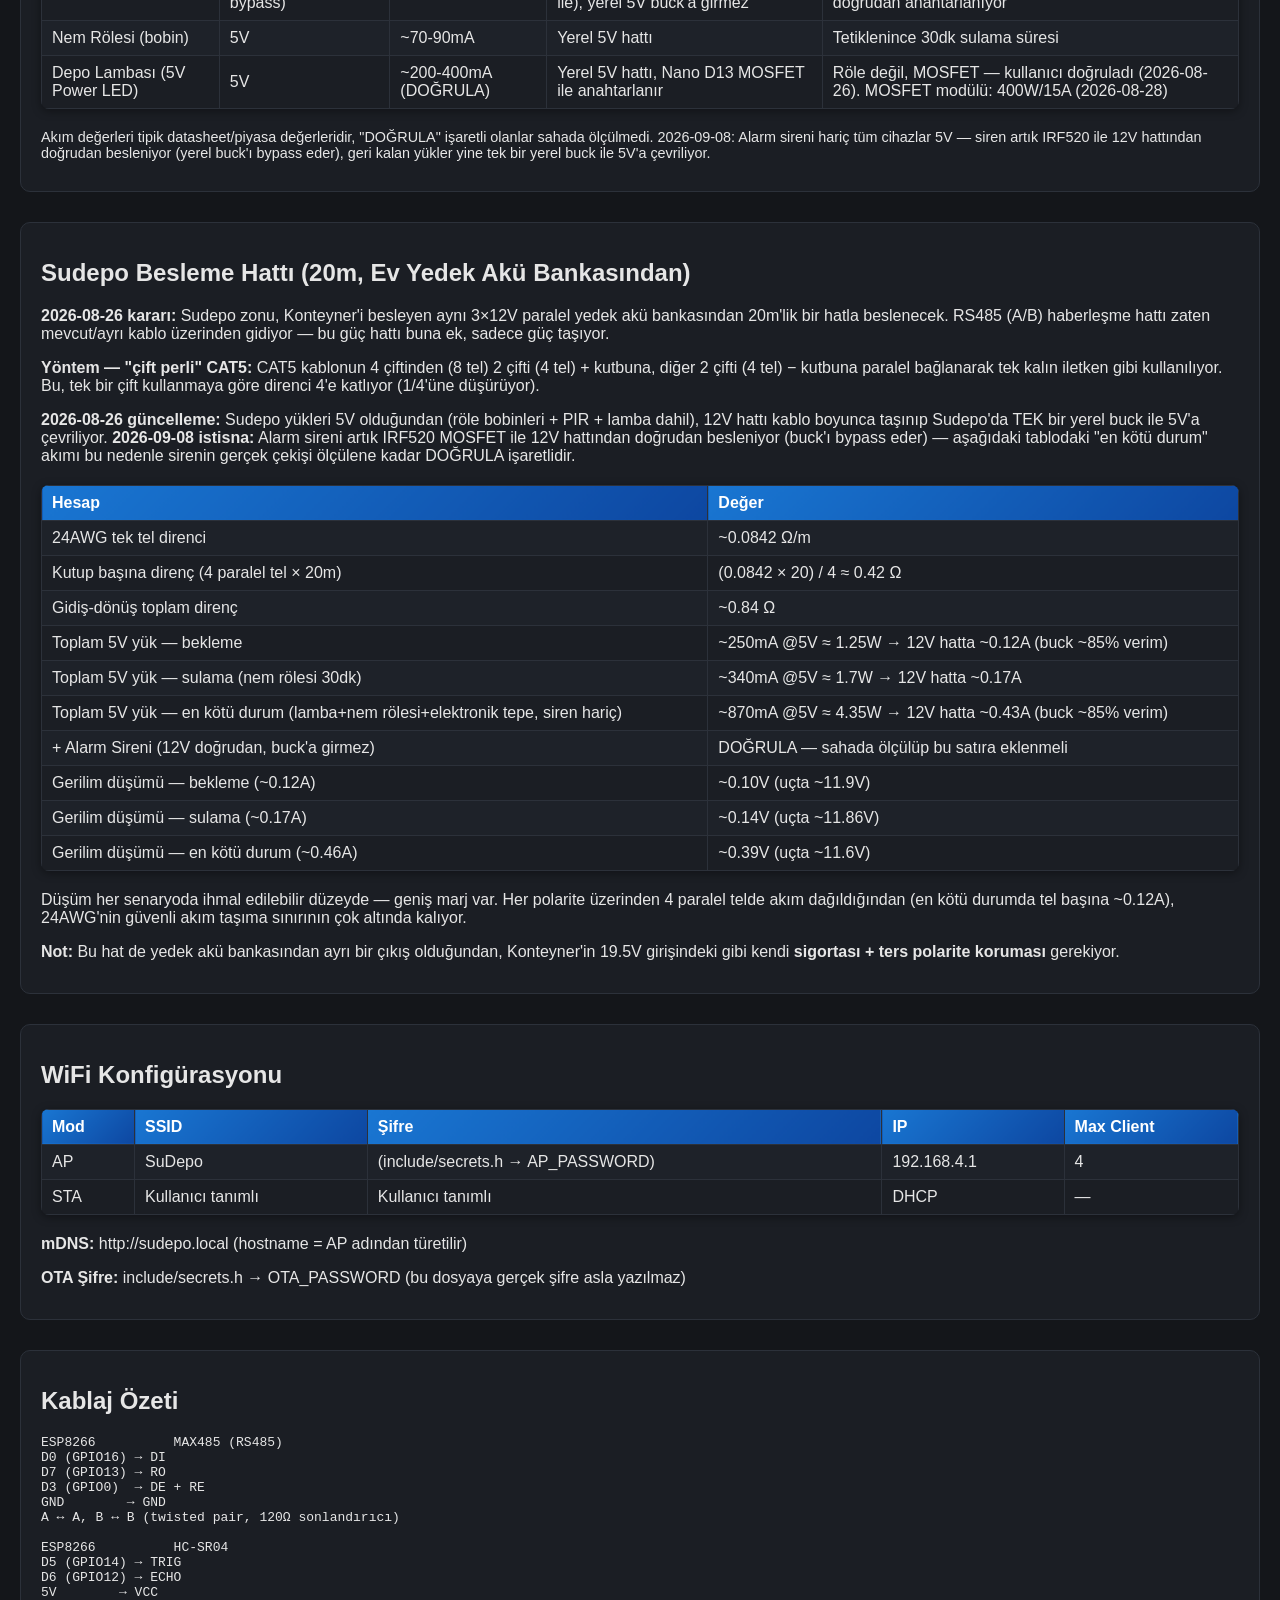
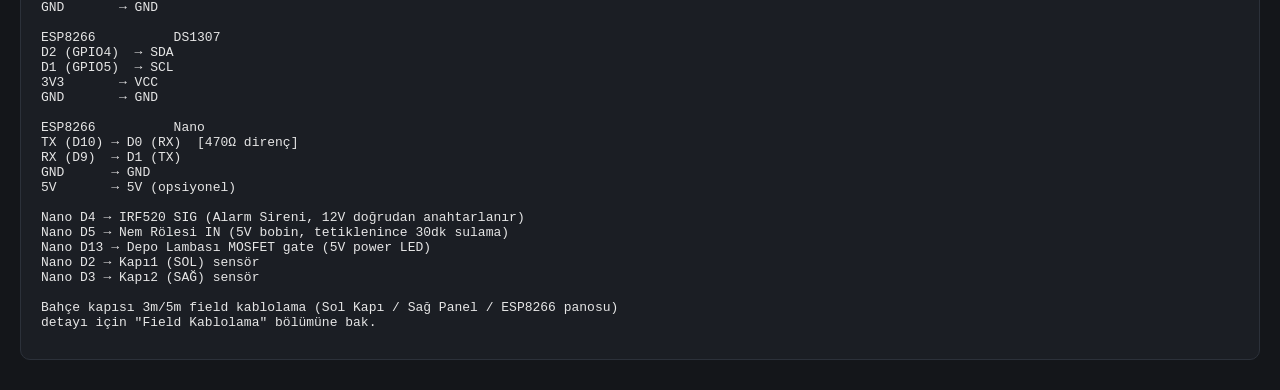
<file: esp8266_slave/docs/pinout.html>
<!DOCTYPE html>
<html lang="tr">
<head>
<meta charset="UTF-8">
<title>ESP8266 SuDepoSis v2 - Pinout</title>
<style>
  :root {
    --bg: #14161a; --bg-alt: #1b1e24; --fg: #e6e6e6;
    --accent: #4fc3f7; --border: #2c313a;
    --th-bg1: #1976d2; --th-bg2: #0d47a1; --tr-alt: #1e2229; --tr-hover: #262b34;
  }
  body { font-family: 'Segoe UI', Arial, sans-serif; margin: 20px; background: var(--bg); color: var(--fg); }
  h1 { color: var(--accent); border-bottom: 2px solid var(--accent); padding-bottom: 8px; }
  table { width: 100%; border-collapse: collapse; margin: 20px 0; box-shadow: 0 2px 10px rgba(0,0,0,0.4); border-radius: 8px; overflow: hidden; }
  th, td { border: 1px solid var(--border); padding: 8px 10px; text-align: left; }
  th { background: linear-gradient(135deg, var(--th-bg1), var(--th-bg2)); color: #fff; }
  tr:nth-child(even) td { background: var(--tr-alt); }
  tbody tr:hover td { background: var(--tr-hover); }
  .section { margin-bottom: 30px; background: var(--bg-alt); border: 1px solid var(--border); border-radius: 10px; padding: 16px 20px; }
  @media print {
    body { margin: 0; background:#fff; color:#000; }
    .no-print { display: none; }
    table { page-break-inside: avoid; box-shadow:none; }
    .section { background:#fff; }
  }
</style>
</head>
<body>
<h1>ESP8266 SuDepoSis v2 — Pinout ve Modül Tablosu</h1>
<p class="no-print">Yazdırmak için tarayıcınızın yazdırma (Ctrl+P) özelliğini kullanabilirsiniz.</p>

<div class="section">
<h2>ESP8266 NodeMCU 12E — Tüm Pinler</h2>
<table>
<tr><th>Pin (NodeMCU)</th><th>GPIO</th><th>Modül</th><th>Fonksiyon</th><th>Not</th></tr>
<tr><td>D0</td><td>16</td><td>MAX485 RS485</td><td>DI (Data Input)</td><td>UART0, Wake pin</td></tr>
<tr><td>D1</td><td>5</td><td>DS1307 RTC</td><td>SCL (I2C Clock)</td><td>Pull-up 4.7kΩ</td></tr>
<tr><td>D2</td><td>4</td><td>DS1307 RTC</td><td>SDA (I2C Data)</td><td>Pull-up 4.7kΩ</td></tr>
<tr><td>D3</td><td>0</td><td>MAX485 RS485</td><td>DE + RE (Driver/Receiver Enable)</td><td>Boot: LOW, jumper 3V3 for upload</td></tr>
<tr><td>D4</td><td>2</td><td>Boş</td><td>—</td><td>Boot: HIGH</td></tr>
<tr><td>D5</td><td>14</td><td>HC-SR04</td><td>TRIG (Trigger)</td><td>Output pulse</td></tr>
<tr><td>D6</td><td>12</td><td>HC-SR04</td><td>ECHO (Echo)</td><td>Input pulse</td></tr>
<tr><td>D7</td><td>13</td><td>MAX485 RS485</td><td>RO (Receiver Output)</td><td>UART0</td></tr>
<tr><td>D8</td><td>15</td><td>—</td><td>Kullanılmıyor</td><td>Serbest</td></tr>
<tr><td>RX (D9)</td><td>3</td><td>Arduino Nano</td><td>UART0 RX ← Nano TX</td><td>470Ω direnç</td></tr>
<tr><td>TX (D10)</td><td>1</td><td>Arduino Nano</td><td>UART0 TX → Nano RX</td><td>1kΩ toprak direnci</td></tr>
<tr><td>A0</td><td>ADC0</td><td>Toprak Nem</td><td>Analog nem sensörü</td><td>ESP8266 nem okuma</td></tr>
<tr><td>3V3</td><td>—</td><td>Güç</td><td>3.3V</td><td>RTC, sensör</td></tr>
<tr><td>5V</td><td>—</td><td>Güç</td><td>5V</td><td>HC-SR04, MAX485</td></tr>
<tr><td>GND</td><td>—</td><td>Tüm modüller</td><td>Common Ground</td><td>Ortak</td></tr>
</table>
</div>

<div class="section">
<h2>Modül 1: HC-SR04 Ultrasonik Sensör</h2>
<p><strong>2026-09-20:</strong> Depo Lambası'nın besleme kablosu da bu hatta (~3m) fiziksel olarak birlikte gidiyor — aynı çok damarlı kablo içinde ama ELEKTRİKSEL olarak ayrı damarlar, HC-SR04 pinleriyle ilişkisi yok (sadece güzergah paylaşılıyor).</p>
<table>
<tr><th>Uç A (HC-SR04)</th><th>Tel</th><th>Uç B</th></tr>
<tr><td>VCC</td><td><span class="swatch" style="background:#e53935"></span>Kırmızı</td><td>ESP8266 5V</td></tr>
<tr><td>TRIG</td><td><span class="swatch" style="background:#1e88e5"></span>Mavi</td><td>ESP8266 D5</td></tr>
<tr><td>ECHO</td><td><span class="swatch" style="background:#212121"></span>Siyah *</td><td>ESP8266 D6</td></tr>
<tr><td>GND</td><td><span class="swatch" style="background:#fdd835"></span>Sarı</td><td>ESP8266 GND</td></tr>
</table>
<p style="color:var(--muted); font-size:0.9em">* standart siyah=GND kuralı burada GEÇERLİ DEĞİL, bu kabloda siyah sinyal (ECHO) taşıyor. Aynı kablodaki Depo Lambası damarları (GND+besleme) HC-SR04 pinlerinden bağımsız, doğrudan MOSFET modülüne gider — bkz Modül 5.</p>
</div>

<div class="section">
<h2>Modül 2: DS1307 RTC (Real Time Clock)</h2>
<table>
<tr><th>Uç A (DS1307)</th><th>Uç B</th><th>Not</th></tr>
<tr><td>VCC</td><td>ESP8266 3V3</td><td>—</td></tr>
<tr><td>SDA</td><td>ESP8266 D2</td><td>Pull-up 4.7kΩ</td></tr>
<tr><td>SCL</td><td>ESP8266 D1</td><td>Pull-up 4.7kΩ</td></tr>
<tr><td>GND</td><td>ESP8266 GND</td><td>—</td></tr>
<tr><td>BAT</td><td>CR2032</td><td>Batarya desteği</td></tr>
</table>
</div>

<div class="section">
<h2>Modül 3: MAX485 RS485 (ESP32-S3 Master Haberleşme)</h2>
<table>
<tr><th>Uç A (MAX485)</th><th>Uç B</th><th>Not</th></tr>
<tr><td>DI</td><td>ESP8266 D0</td><td>—</td></tr>
<tr><td>RO</td><td>ESP8266 D7</td><td>—</td></tr>
<tr><td>DE</td><td>ESP8266 D3</td><td>HIGH=send</td></tr>
<tr><td>RE</td><td>ESP8266 D3</td><td>LOW=receive</td></tr>
<tr><td>VCC</td><td>ESP8266 5V</td><td>3.3V de çalışır</td></tr>
<tr><td>GND</td><td>ESP8266 GND</td><td>—</td></tr>
<tr><td>A</td><td>Master A</td><td>Twisted pair</td></tr>
<tr><td>B</td><td>Master B</td><td>Twisted pair</td></tr>
</table>
</div>

<div class="section">
<h2>Modül 4: Arduino Nano (Kapı & Röle Kontrolü) — v2 Pin Planı</h2>
<table>
<tr><th>Uç A (Nano)</th><th>Uç B</th><th>Not</th></tr>
<tr><td>D0 (RX)</td><td>ESP8266 TX(D10)</td><td>470Ω direnç</td></tr>
<tr><td>D1 (TX)</td><td>ESP8266 RX(D9)</td><td>—</td></tr>
<tr><td>D2</td><td>SW Kapı1(SOL) Kapalı</td><td>INPUT_PULLUP, LOW=kapalı — alarm sensörü DEĞİL</td></tr>
<tr><td>D3</td><td>SW Kapı2(SAĞ) Kapalı</td><td>INPUT_PULLUP, LOW=kapalı — alarm sensörü DEĞİL</td></tr>
<tr><td>D4</td><td>IRF520 SIG (Alarm sireni)</td><td>OUTPUT, HIGH=aktif</td></tr>
<tr><td>D5</td><td>Nem rölesi</td><td>OUTPUT</td></tr>
<tr><td>D6</td><td>PIR</td><td>INPUT, HIGH=hareket</td></tr>
<tr><td>D7</td><td>SW Kapı1(SOL) Açık</td><td>INPUT_PULLUP, LOW=tetik</td></tr>
<tr><td>D8, D11</td><td>Yedek</td><td>PIN_MODE ile dinamik</td></tr>
<tr><td>D9</td><td>SW Kapı2(SAĞ) Açık</td><td>INPUT_PULLUP, LOW=tetik</td></tr>
<tr><td>D10</td><td>Zil butonu</td><td>INPUT_PULLUP, LOW=basılı</td></tr>
<tr><td>D12</td><td>Pasif buzzer</td><td>TONE_PLAY/STOP — melodi, PIR ön-uyarı, zil</td></tr>
<tr><td>D13</td><td>Depo lambası MOSFET gate</td><td>OUTPUT</td></tr>
<tr><td>A0</td><td>Toprak nem sensörü</td><td>Analog</td></tr>
<tr><td>A1</td><td>ACS712-1 OUT (Kapı1 akım)</td><td>Analog</td></tr>
<tr><td>A2</td><td>ACS712-2 OUT (Kapı2 akım)</td><td>Analog</td></tr>
<tr><td>A3-A5</td><td>Yedek</td><td>—</td></tr>
<tr><td>A6-A7</td><td>Yedek</td><td>Sadece analog input</td></tr>
<tr><td>5V</td><td>ESP8266 5V</td><td>USB veya ayrı</td></tr>
<tr><td>GND</td><td>ESP8266 GND</td><td>—</td></tr>
</table>
<p><strong>Genel GPIO Komut Protokolü (ESP → Nano):</strong></p>
<ul>
<li><code>PIN_MODE:<pin>,<mod></code> — mod: OUTPUT / INPUT / INPUT_PULLUP (örn: PIN_MODE:6,OUTPUT)</li>
<li><code>PIN_WRITE:<pin>,<0/1></code> — output pin yaz (örn: PIN_WRITE:6,1)</li>
<li><code>PIN_READ:<pin></code> — input pin oku (yanıt: PIN:6=1)</li>
<li><code>PIN_READ_ALL</code> — tüm pinleri oku (D2-D13 + A0-A5)</li>
</ul>
</div>

<div class="section">
<h2>Modül 4b: R413D08 (8CH RS485/Modbus RTU Röle — Bahçe Kapısı Motor Kontrolü)</h2>
<p>Kapı1 = SOL kanat, Kapı2 = SAĞ kanat (depo alarm kapı sensörleriyle aynı kural). Nano'ya bağlı değil — mevcut Sudepo↔Konteyner RS485 hattına (MAX485, aynı A/B hattı) 3. node olarak eklenir, Modbus adresi <strong>1</strong>. Motor yönü 2 bağımsız röle ile kontrol edilir (H-köprüsü değil): AÇIK = A ON/B OFF, KAPALI = A OFF/B ON, DUR = ikisi de OFF.</p>
<p><strong>2026-09-20 fiziksel yerleşim kararı:</strong> R413D08 + 8CH röle modülü + 2× ACS712, ESP8266 panosunun yanında DEĞİL, <strong>Sağ Kapı (Kapı2/SAĞ) tarafına/üzerine</strong> ayrı bir "Sağ Panel" içine konuyor. Üç fiziksel nokta var:</p>
<ul>
<li><strong>Sol Kapı (Kapı1/SOL):</strong> Motor1 + D2 (kapalı switch) + D7 (açık switch) — yerinde, kablosu Sağ Panel'e gidiyor</li>
<li><strong>Sağ Panel</strong> (Sağ Kapı'ya yakın/üzerinde): R413D08, 8CH röle, 2× ACS712 + Motor2 + D3 + D9 + kilit solenoidi (bunların hepsi burada yerel/kısa tel ile)</li>
<li><strong>ESP8266 panosu</strong> (Nano dahil): Sağ Panel'den <strong>5m</strong> uzakta</li>
</ul>
<p>Sol Kapı ↔ Sağ Panel arası <strong>3m</strong>, Sağ Panel ↔ ESP8266 panosu arası <strong>5m</strong> — her iki segmentte de sinyal (CAT5) ile besleme/motor kablosu AYRI kablolarda gidiyor (motor anahtarlama gürültüsü sinyal/analog okumayı bozmasın diye). Detay: <a href="#field-kablolama">Field Kablolama</a> tablosu.</p>
<p><strong>Pozisyon algılama:</strong> Tam açık = Nano D7 (SOL) / D9 (SAĞ). Kapalı = Nano D2 (SOL) / D3 (SAĞ) (Modül 4 tablosu).</p>
<p><strong>Röle yok — bu kart sadece sürücü:</strong> Elimizdeki R413D08 üzerinde fiziksel röle YOK, sadece RS485/Modbus alıp her kanal için ayrı bir tetikleme sinyali (Ch1-Ch8) üreten sürücü kartı. Gerçek anahtarlama (COM/NO/NC) ayrı, harici bir <a href="#modul4c">5V 8CH röle modülünde</a> yapılır — Ch1-Ch8, o modülün IN1-IN8'ine 1:1 kablolanır.</p>
<table>
<tr><th>Uç A (R413D08)</th><th>Kablo</th><th>Uç B</th></tr>
<tr><td>VIN / GND</td><td>Mavi+Mavi/B / Yeşil+Yeşil/B · CAT5-Güç</td><td>ESP8266 panosu +5V/GND *</td></tr>
<tr><td>A / B</td><td><span class="swatch" style="background:#6d4c33"></span>Kahve(A)/Kahve-Beyaz(B)</td><td>MAX485 A/B (ortak RS485 hattı)</td></tr>
<tr><td>TTL header</td><td>—</td><td>Kullanılmıyor</td></tr>
<tr><td>Ch1-Ch8</td><td>Kısa direkt tel</td><td>8CH Röle IN1-IN8</td></tr>
<tr><td>GND (sağ header)</td><td>Kısa direkt tel</td><td>8CH Röle GND</td></tr>
<tr><td>Vo (sağ header)</td><td>Kısa direkt tel</td><td>8CH Röle VCC (5V besleme)</td></tr>
<tr><td>M0/M1/M2</td><td>—</td><td>Modbus modu (M0 AÇIK bırak) **</td></tr>
</table>
<p style="color:var(--muted); font-size:0.9em">* Henüz kablo çekilmedi, bkz Field Kablolama. ** DIP anahtar değil, lehim pedi; adres DIP değil yazılım komutuyla (Fonksiyon 0x06, register 0x00FF) ayarlanıyor.</p>
<table>
<tr><th>R413D08 Kanal</th><th>Fonksiyon</th><th>8CH Röle Modül</th></tr>
<tr><td>Ch1</td><td>Kapı 1 (SOL) motor rölesi A (açma yönü)</td><td>IN1</td></tr>
<tr><td>Ch2</td><td>Kapı 1 (SOL) motor rölesi B (kapama yönü)</td><td>IN2</td></tr>
<tr><td>Ch3</td><td>Kapı 2 (SAĞ) motor rölesi A (açma yönü)</td><td>IN3</td></tr>
<tr><td>Ch4</td><td>Kapı 2 (SAĞ) motor rölesi B (kapama yönü)</td><td>IN4</td></tr>
<tr><td>Ch5</td><td>Ortak kilit solenoidi (12V, darbeli 1sn) — iki kapı için TEK kilit, kanatlar ortada birleşince kilitlenir</td><td>IN5</td></tr>
<tr><td>Ch6-Ch8</td><td>Kullanılmıyor</td><td>IN6-IN8</td></tr>
</table>
<p><strong>Motor bağlantısı (2 röle "reversing" devresi, H-köprüsü DEĞİL):</strong> Her motor için A/B röle çiftinin NO'ları ortak 12V hattına, NC'leri ortak GND'ye, COM'ları motorun 2 ucuna bağlanır. AÇIK=A ON/B OFF (uç1=12V/uç2=GND), KAPALI=A OFF/B ON (ters polarite), DUR=ikisi OFF (uç1=uç2=GND, gerilimsiz). Referans: <a href="https://mechatrofice.com/circuits/relay-dc-motor-driver">mechatrofice.com/circuits/relay-dc-motor-driver</a>.</p>
<p><strong>Kilit solenoidi flyback diyotu (2026-09-20):</strong> Solenoid bobini indüktif yük — Ch5 röle kesilince (kapanış anı) bobin üzerinde yüksek gerilim darbesi oluşur, röle kontağına zarar verebilir. Solenoid TEK yönde enerjilendiğinden (COM hep +12V tarafında) bobin uçlarına ters polarite ile (katot/bantlı uç → +12V tarafı, anot → GND tarafı) basit bir flyback diyot yeterli. <strong>Varsayılan değer: 1N4007</strong> (1A / 1000V PIV) — tipik lock solenoidi akımı (birkaç yüz mA) için bolca yeterli. Solenoid akımı sahada ölçülüp 0.7A'i geçerse <strong>1N5408</strong>'e (3A) yükseltilmeli.</p>
<p><strong>Motor koruması (2026-09-20) — solenoidden FARKLI:</strong> Motorlarda uçlar 2 röle ile hem +12V hem GND'ye anahtarlanıyor (yön değişimi) — solenoid gibi tek yönlü sabit bir flyback diyot buraya KONULAMAZ, ters yönde çalışırken diyot iletime geçip kaynağı kısa devre eder. Bunun yerine her motorun 2 ucuna paralel, yöne bağımsız (bidirectional) bir <strong>TVS diyot</strong> önerilir: <strong>P6KE18CA</strong> (18V standoff, bidirectional, ~600W darbe gücü) — 12V'ta iletken olmaz, sadece anahtarlama darbesini keser. Elde TVS yoksa alternatif: 2 adet 15V zener ters-seri bağlanarak aynı işlev sağlanabilir.</p>
<p><strong>Güvenlik:</strong> Aşırı akımda (sıkışma) motor sadece durmaz, UL 325 prensibine göre ters yöne alınır — eşleştirilmiş (çift kanat) komutlarda biri sıkışırsa ikisi de geri döner (bkz bahce_kapisi.cpp kapiPoll). Standart uyumluluk detayları için <a href="../../esp32_master/docs/pinout.html#standartlar">esp32_master/docs/pinout.html → Standartlar ve Uyumluluk</a>.</p>
<p class="no-print" style="color:var(--accent)">Henüz sahaya kurulmadı (2026-09-07 planlandı) — komutlar donanım bağlanınca çalışır.</p>
</div>

<div class="section" id="field-kablolama">
<h2>Field Kablolama (2026-09-20)</h2>
<p>Saha kurulumu sırasına göre adım adım kılavuz (klemens numaralı): <a href="bahce-kapisi-baglanti-kilavuzu.html">bahce-kapisi-baglanti-kilavuzu.html</a>.</p>
<p>Sinyal (CAT5) ile besleme/motor kablosu her segmentte AYRI — motor anahtarlama gürültüsü sinyal/analog okumayı bozmasın diye. Motor ve kilit besleme kabloları için <strong>2x1mm TTR kablo</strong> kullanılacak (Sağ Panel'deki Motor2/kilit yerel bağlantıları dahil).</p>
<h3>Segment 1: Sol Kapı → Sağ Panel (3m)</h3>
<table>
<tr><th>Uç A</th><th>Kablo</th><th>Uç B</th></tr>
<tr><td>SW D2 (Kapı1 Kapalı)</td><td><span class="swatch" style="background:#fb8c00"></span>Turuncu · CAT5</td><td>Nano D2 *</td></tr>
<tr><td>SW D7 (Kapı1 Açık)</td><td><span class="swatch" style="background:#1e88e5"></span>Mavi · CAT5</td><td>Nano D7 *</td></tr>
<tr><td>—</td><td><span class="swatch" style="background:#43a047"></span>Yeşil+Beyaz · CAT5</td><td>Ortak GND</td></tr>
<tr><td>—</td><td>Turuncu/B, Kahve, Kahve/B · CAT5</td><td>Yedek</td></tr>
<tr><td>Motor1 (SOL)</td><td>2x1mm TTR</td><td>R413D08 Ch1/Ch2</td></tr>
</table>
<p style="color:var(--muted); font-size:0.9em">* Sağ Panel'de klemensten devrediliyor (aktif elektronik yok), Segment 2 ile devam eder.</p>
<h3>Segment 2: Sağ Panel → ESP8266 Panosu (5m)</h3>
<table>
<tr><th>Uç A</th><th>Kablo</th><th>Uç B</th></tr>
<tr><td>SW D2 (Kapı1 Kapalı)</td><td><span class="swatch" style="background:#fb8c00"></span>Turuncu · CAT5-B1</td><td>Nano D2</td></tr>
<tr><td>SW D3 (Kapı2 Kapalı)</td><td>Turuncu/B · CAT5-B1</td><td>Nano D3</td></tr>
<tr><td>SW D7 (Kapı1 Açık)</td><td><span class="swatch" style="background:#1e88e5"></span>Mavi · CAT5-B1</td><td>Nano D7</td></tr>
<tr><td>SW D9 (Kapı2 Açık)</td><td>Mavi/B · CAT5-B1</td><td>Nano D9</td></tr>
<tr><td>Zil butonu</td><td><span class="swatch" style="background:#6d4c33"></span>Kahve · CAT5-B1</td><td>Nano D10</td></tr>
<tr><td>—</td><td>Yeşil+Beyaz · CAT5-B1</td><td>Ortak GND</td></tr>
<tr><td>—</td><td>Kahve/B · CAT5-B1</td><td>Yedek</td></tr>
<tr><td>Motor2 (SAĞ, yerel)</td><td>2x1mm TTR</td><td>R413D08 Ch3/Ch4</td></tr>
<tr><td>Kilit solenoidi (yerel)</td><td>2x1mm TTR</td><td>R413D08 Ch5</td></tr>
<tr><td>ACS712-1 OUT</td><td>Turuncu · CAT5-B2</td><td>Nano A1</td></tr>
<tr><td>ACS712-1 GND</td><td>Turuncu/B · CAT5-B2</td><td>Nano GND (izole) *</td></tr>
<tr><td>ACS712-2 OUT</td><td>Mavi · CAT5-B2</td><td>Nano A2</td></tr>
<tr><td>ACS712-2 GND</td><td>Mavi/B · CAT5-B2</td><td>Nano GND (izole) *</td></tr>
<tr><td>—</td><td>Yeşil çifti, Kahve çifti · CAT5-B2</td><td>Yedek</td></tr>
<tr><td>ESP8266 panosu +12V</td><td><span class="swatch" style="background:#fb8c00"></span>Turuncu+Turuncu/B · CAT5-Güç</td><td>Sağ Panel — motor/kilit ortak hat</td></tr>
<tr><td>ESP8266 panosu +5V</td><td><span class="swatch" style="background:#1e88e5"></span>Mavi+Mavi/B · CAT5-Güç</td><td>Sağ Panel — R413D08+röle bobini+ACS712 VCC</td></tr>
<tr><td>ESP8266 panosu GND</td><td><span class="swatch" style="background:#43a047"></span>Yeşil+Yeşil/B · CAT5-Güç</td><td>Sağ Panel ortak</td></tr>
<tr><td>—</td><td>Kahve çifti · CAT5-Güç</td><td>Yedek</td></tr>
</table>
<p style="color:var(--muted); font-size:0.9em">CAT5-Güç, Saha CAT5 Kablo Standardı'nı izler (Turuncu=+12V, Mavi=+5V, Yeşil=GND). Üç CAT5 (B1 dijital, B2 analog, Güç) birbirinden ve motor besleme kablosundan ayrı güzergahta. * ACS712 GND'si ortak/motor GND'sini PAYLAŞMAZ (185mV/A hassasiyette gürültü yanlış akım okutur). ACS712 VCC, Nano'dan değil Sağ Panel'in kendi yerel +5V'undan.</p>
</div>

<div class="section" id="modul4c">
<h2>Modül 4c: 5V 8CH Röle Modülü (Bahçe Kapısı Motor/Kilit Anahtarlama)</h2>
<p class="no-print" style="color:var(--accent)">2026-09-20: Sağ Panel içinde R413D08 ile birlikte monte ediliyor (bkz Modül 4b, Field Kablolama). R413D08'in fiziksel röle içermemesi nedeniyle asıl anahtarlamayı bu kart yapıyor.</p>
<table>
<tr><th>Uç A</th><th>Uç B</th><th>Not</th></tr>
<tr><td>VCC / GND</td><td>R413D08 Vo</td><td>5V besleme, Vo pass-through</td></tr>
<tr><td>IN1-IN8</td><td>R413D08 Ch1-Ch8</td><td>Aktif-LOW, 1:1</td></tr>
<tr><td>COM/NO/NC (×8)</td><td>Anahtarlanan yük (motor/kilit)</td><td>Bağımsız</td></tr>
</table>
</div>

<div class="section">
<h2>Modül 4d: ACS712 5A Akım Sensörü (×2, Motor Sıkışma Tespiti)</h2>
<p><strong>Fiziksel yerleşim (2026-09-20):</strong> Nano'nun yanında DEĞİL, Sağ Panel içinde (R413D08/8CH röle ile birlikte) — Nano'dan 5m uzakta. VCC yerel olarak Sağ Panel'in kendi +5V hattından (besleme kablosu) alınır; GND ve OUT ise <a href="#field-kablolama">CAT5-B2 (izole analog sinyal)</a> üzerinden Nano'ya gider — ortak/motor GND'sini PAYLAŞMAZ (motor anahtarlama gürültüsü 185mV/A'lık okumayı bozmasın diye).</p>
<p><strong>Önemli prensip:</strong> VCC/GND/OUT sinyal pinleri Nano'ya gider, ama <strong>IP+/IP- vida terminalleri motorun güç hattına SERİ bağlanır</strong> (paralel DEĞİL) — sensör motora giden akımın tamamının kendi içinden geçmesiyle ölçüm yapar. IP+/IP-'nin hangi ucu + hangi ucu - olduğu önemli değildir (yön ters olursa okuma negatif çıkar, kod `fabs()` ile mutlak değer alıyor).</p>
<table>
<tr><th>Uç A (ACS712)</th><th>Kablo</th><th>Uç B</th></tr>
<tr><td>VCC</td><td>Yerel kısa tel</td><td>Sağ Panel +5V</td></tr>
<tr><td>GND</td><td>CAT5-B2 (izole, kendi dönüşü)</td><td>Nano GND</td></tr>
<tr><td>OUT</td><td>CAT5-B2</td><td>Nano A1 (Kapı1) / A2 (Kapı2)</td></tr>
<tr><td>IP+ / IP-</td><td>Motor gücü (SERİ)</td><td>Motor besleme hattı üzerinden</td></tr>
</table>
<p style="color:var(--muted); font-size:0.9em">185mV/A hassasiyet (5A modül), sıfır noktası ~2.5V (ham ADC ~512, DOĞRULA — sahada kalibre edilmeli). IP+/IP- yönü önemsiz (kod fabs() alıyor).</p>
<p class="no-print" style="color:var(--accent)">Kalibrasyon web arayüzünden yapılır (Ayarlar > Bahçe Kapısı > ACS712 kalibrasyonu) — Kapı1 ve Kapı2 için AYRI sıfır nokta + sıkışma eşiği (her modülün kendi üretim toleransı olduğundan), config.h'de sabit değil. Motor çalışırken gerçek akım ölçülüp girilmeli, şu an ikisi de varsayılan (512 / 4.0A).</p>
</div>

<div class="section">
<h2>Modül 5: Depo Lambası (5V Power LED, MOSFET)</h2>
<p><strong>2026-08-26:</strong> Röle değil, doğrudan MOSFET anahtarlama — lamba artık 5V power LED. <strong>2026-08-28:</strong> MOSFET modülü 400W/15A olan.</p>
<p><strong>2026-09-20:</strong> Besleme kablosu güzergahı — lambanın GND ve besleme damarları, HC-SR04'ün ~3m'lik kablosuyla aynı fiziksel demet içinde (bkz Modül 1) ama ayrı damarlar, HC-SR04 pinlerine değil doğrudan MOSFET modülüne gidiyor.</p>
<table>
<tr><th>Uç A</th><th>Uç B</th><th>Not</th></tr>
<tr><td>Nano D13</td><td>MOSFET gate</td><td>400W/15A modül</td></tr>
<tr><td>MOSFET drain</td><td>LED −</td><td>Anahtarlanan taraf</td></tr>
<tr><td>LED +</td><td>5V hattı</td><td>—</td></tr>
</table>
<p style="color:var(--muted); font-size:0.9em">Lamba butonu: Web Arayüzü → Kapı sekmesi.</p>
</div>

<div class="section">
<h2>Modül 6: Alarm Sireni (12V, IRF520 MOSFET) + Nem Rölesi (5V bobin)</h2>
<p><strong>2026-09-08:</strong> Alarm sireni artık röle değil — IRF520 MOSFET modülü ile doğrudan <strong>12V</strong> anahtarlanıyor (low-side switch, HIGH=aktif). Nem rölesi değişmedi (5V bobin). Nem rölesi tetiklenince sulama <strong>30 dakika</strong> sürüyor.</p>
<table>
<tr><th>Uç A</th><th>Uç B</th><th>Not</th></tr>
<tr><td>Nano D4</td><td>IRF520 SIG</td><td>HIGH=aktif</td></tr>
<tr><td>IRF520 V+</td><td>12V hattı</td><td>Yerel 5V buck bypass</td></tr>
<tr><td>IRF520 OUT</td><td>Siren +</td><td>—</td></tr>
<tr><td>Siren −</td><td>GND</td><td>—</td></tr>
<tr><td>Nano D5</td><td>Nem rölesi (5V bobin)</td><td>Tetiklenince 30dk sulama</td></tr>
</table>
</div>

<div class="section">
<h2>Besleme Voltajı Tablosu (Sudepo Zonu)</h2>
<table>
<tr><th>Cihaz/Modül</th><th>Besleme Voltajı</th><th>Akım</th><th>Kaynak</th><th>Not</th></tr>
<tr><td>ESP8266 (NodeMCU)</td><td>5V giriş (dahili 3.3V regülatörlü)</td><td>~80-170mA (WiFi tepe)</td><td>20m CAT5 12V hat → yerel buck (MP1584EN, 5V)</td><td>—</td></tr>
<tr><td>Arduino Nano</td><td>5V</td><td>~20-50mA</td><td>Yerel 5V hattı (ESP8266 ile ortak)</td><td>—</td></tr>
<tr><td>HC-SR04</td><td>5V</td><td>~15mA (aktif)</td><td>Yerel 5V hattı</td><td>—</td></tr>
<tr><td>MAX485 (RS485)</td><td>5V (3.3V de çalışır)</td><td>~15-40mA</td><td>Yerel 5V hattı</td><td>—</td></tr>
<tr><td>DS1307 RTC</td><td>3.3V</td><td>~1mA</td><td>ESP8266 3V3 pini</td><td>CR2032 yedekli — ana güç kesilse de saat çalışmaya devam eder</td></tr>
<tr><td>Toprak Nem Sensörü</td><td>3.3-5V</td><td>~5-20mA (DOĞRULA)</td><td>Yerel 3.3V/5V hattı</td><td>Sensör tipine göre değişir</td></tr>
<tr><td>PIR (HC-SR501)</td><td>5V</td><td>~50-65mA</td><td>Yerel 5V hattı</td><td>Kullanıcı doğruladı (2026-08-26)</td></tr>
<tr><td>Alarm Sireni</td><td>12V (doğrudan, buck bypass)</td><td>DOĞRULA</td><td>12V hattından doğrudan (IRF520 ile), yerel 5V buck'a girmez</td><td>2026-09-08: Röle değil, IRF520 MOSFET — 12V doğrudan anahtarlanıyor</td></tr>
<tr><td>Nem Rölesi (bobin)</td><td>5V</td><td>~70-90mA</td><td>Yerel 5V hattı</td><td>Tetiklenince 30dk sulama süresi</td></tr>
<tr><td>Depo Lambası (5V Power LED)</td><td>5V</td><td>~200-400mA (DOĞRULA)</td><td>Yerel 5V hattı, Nano D13 MOSFET ile anahtarlanır</td><td>Röle değil, MOSFET — kullanıcı doğruladı (2026-08-26). MOSFET modülü: 400W/15A (2026-08-28)</td></tr>
</table>
<p style="color:var(--muted); font-size:0.9em">Akım değerleri tipik datasheet/piyasa değerleridir, "DOĞRULA" işaretli olanlar sahada ölçülmedi. 2026-09-08: Alarm sireni hariç tüm cihazlar 5V — siren artık IRF520 ile 12V hattından doğrudan besleniyor (yerel buck'ı bypass eder), geri kalan yükler yine tek bir yerel buck ile 5V'a çevriliyor.</p>
</div>

<div class="section">
<h2>Sudepo Besleme Hattı (20m, Ev Yedek Akü Bankasından)</h2>
<p><strong>2026-08-26 kararı:</strong> Sudepo zonu, Konteyner'i besleyen aynı 3×12V paralel yedek akü bankasından 20m'lik bir hatla beslenecek. RS485 (A/B) haberleşme hattı zaten mevcut/ayrı kablo üzerinden gidiyor — bu güç hattı buna ek, sadece güç taşıyor.</p>
<p><strong>Yöntem — "çift perli" CAT5:</strong> CAT5 kablonun 4 çiftinden (8 tel) 2 çifti (4 tel) + kutbuna, diğer 2 çifti (4 tel) − kutbuna paralel bağlanarak tek kalın iletken gibi kullanılıyor. Bu, tek bir çift kullanmaya göre direnci 4'e katlıyor (1/4'üne düşürüyor).</p>
<p><strong>2026-08-26 güncelleme:</strong> Sudepo yükleri 5V olduğundan (röle bobinleri + PIR + lamba dahil), 12V hattı kablo boyunca taşınıp Sudepo'da TEK bir yerel buck ile 5V'a çevriliyor. <strong>2026-09-08 istisna:</strong> Alarm sireni artık IRF520 MOSFET ile 12V hattından doğrudan besleniyor (buck'ı bypass eder) — aşağıdaki tablodaki "en kötü durum" akımı bu nedenle sirenin gerçek çekişi ölçülene kadar DOĞRULA işaretlidir.</p>
<table>
<tr><th>Hesap</th><th>Değer</th></tr>
<tr><td>24AWG tek tel direnci</td><td>~0.0842 Ω/m</td></tr>
<tr><td>Kutup başına direnç (4 paralel tel × 20m)</td><td>(0.0842 × 20) / 4 ≈ 0.42 Ω</td></tr>
<tr><td>Gidiş-dönüş toplam direnç</td><td>~0.84 Ω</td></tr>
<tr><td>Toplam 5V yük — bekleme</td><td>~250mA @5V ≈ 1.25W → 12V hatta ~0.12A (buck ~85% verim)</td></tr>
<tr><td>Toplam 5V yük — sulama (nem rölesi 30dk)</td><td>~340mA @5V ≈ 1.7W → 12V hatta ~0.17A</td></tr>
<tr><td>Toplam 5V yük — en kötü durum (lamba+nem rölesi+elektronik tepe, siren hariç)</td><td>~870mA @5V ≈ 4.35W → 12V hatta ~0.43A (buck ~85% verim)</td></tr>
<tr><td>+ Alarm Sireni (12V doğrudan, buck'a girmez)</td><td>DOĞRULA — sahada ölçülüp bu satıra eklenmeli</td></tr>
<tr><td>Gerilim düşümü — bekleme (~0.12A)</td><td>~0.10V (uçta ~11.9V)</td></tr>
<tr><td>Gerilim düşümü — sulama (~0.17A)</td><td>~0.14V (uçta ~11.86V)</td></tr>
<tr><td>Gerilim düşümü — en kötü durum (~0.46A)</td><td>~0.39V (uçta ~11.6V)</td></tr>
</table>
<p>Düşüm her senaryoda ihmal edilebilir düzeyde — geniş marj var. Her polarite üzerinden 4 paralel telde akım dağıldığından (en kötü durumda tel başına ~0.12A), 24AWG'nin güvenli akım taşıma sınırının çok altında kalıyor.</p>
<p><strong>Not:</strong> Bu hat de yedek akü bankasından ayrı bir çıkış olduğundan, Konteyner'in 19.5V girişindeki gibi kendi <strong>sigortası + ters polarite koruması</strong> gerekiyor.</p>
</div>

<div class="section">
<h2>WiFi Konfigürasyonu</h2>
<table>
<tr><th>Mod</th><th>SSID</th><th>Şifre</th><th>IP</th><th>Max Client</th></tr>
<tr><td>AP</td><td>SuDepo</td><td>(include/secrets.h → AP_PASSWORD)</td><td>192.168.4.1</td><td>4</td></tr>
<tr><td>STA</td><td>Kullanıcı tanımlı</td><td>Kullanıcı tanımlı</td><td>DHCP</td><td>—</td></tr>
</table>
<p><strong>mDNS:</strong> http://sudepo.local (hostname = AP adından türetilir)</p>
<p><strong>OTA Şifre:</strong> include/secrets.h → OTA_PASSWORD (bu dosyaya gerçek şifre asla yazılmaz)</p>
</div>

<div class="section">
<h2>Kablaj Özeti</h2>
<pre>
ESP8266          MAX485 (RS485)
D0 (GPIO16) → DI
D7 (GPIO13) → RO
D3 (GPIO0)  → DE + RE
GND        → GND
A ↔ A, B ↔ B (twisted pair, 120Ω sonlandırıcı)

ESP8266          HC-SR04
D5 (GPIO14) → TRIG
D6 (GPIO12) → ECHO
5V        → VCC
GND       → GND

ESP8266          DS1307
D2 (GPIO4)  → SDA
D1 (GPIO5)  → SCL
3V3       → VCC
GND       → GND

ESP8266          Nano
TX (D10) → D0 (RX)  [470Ω direnç]
RX (D9)  → D1 (TX)
GND      → GND
5V       → 5V (opsiyonel)

Nano D4 → IRF520 SIG (Alarm Sireni, 12V doğrudan anahtarlanır)
Nano D5 → Nem Rölesi IN (5V bobin, tetiklenince 30dk sulama)
Nano D13 → Depo Lambası MOSFET gate (5V power LED)
Nano D2 → Kapı1 (SOL) sensör
Nano D3 → Kapı2 (SAĞ) sensör

Bahçe kapısı 3m/5m field kablolama (Sol Kapı / Sağ Panel / ESP8266 panosu)
detayı için "Field Kablolama" bölümüne bak.
</pre>
</div>
</body>
</html>
</file>
